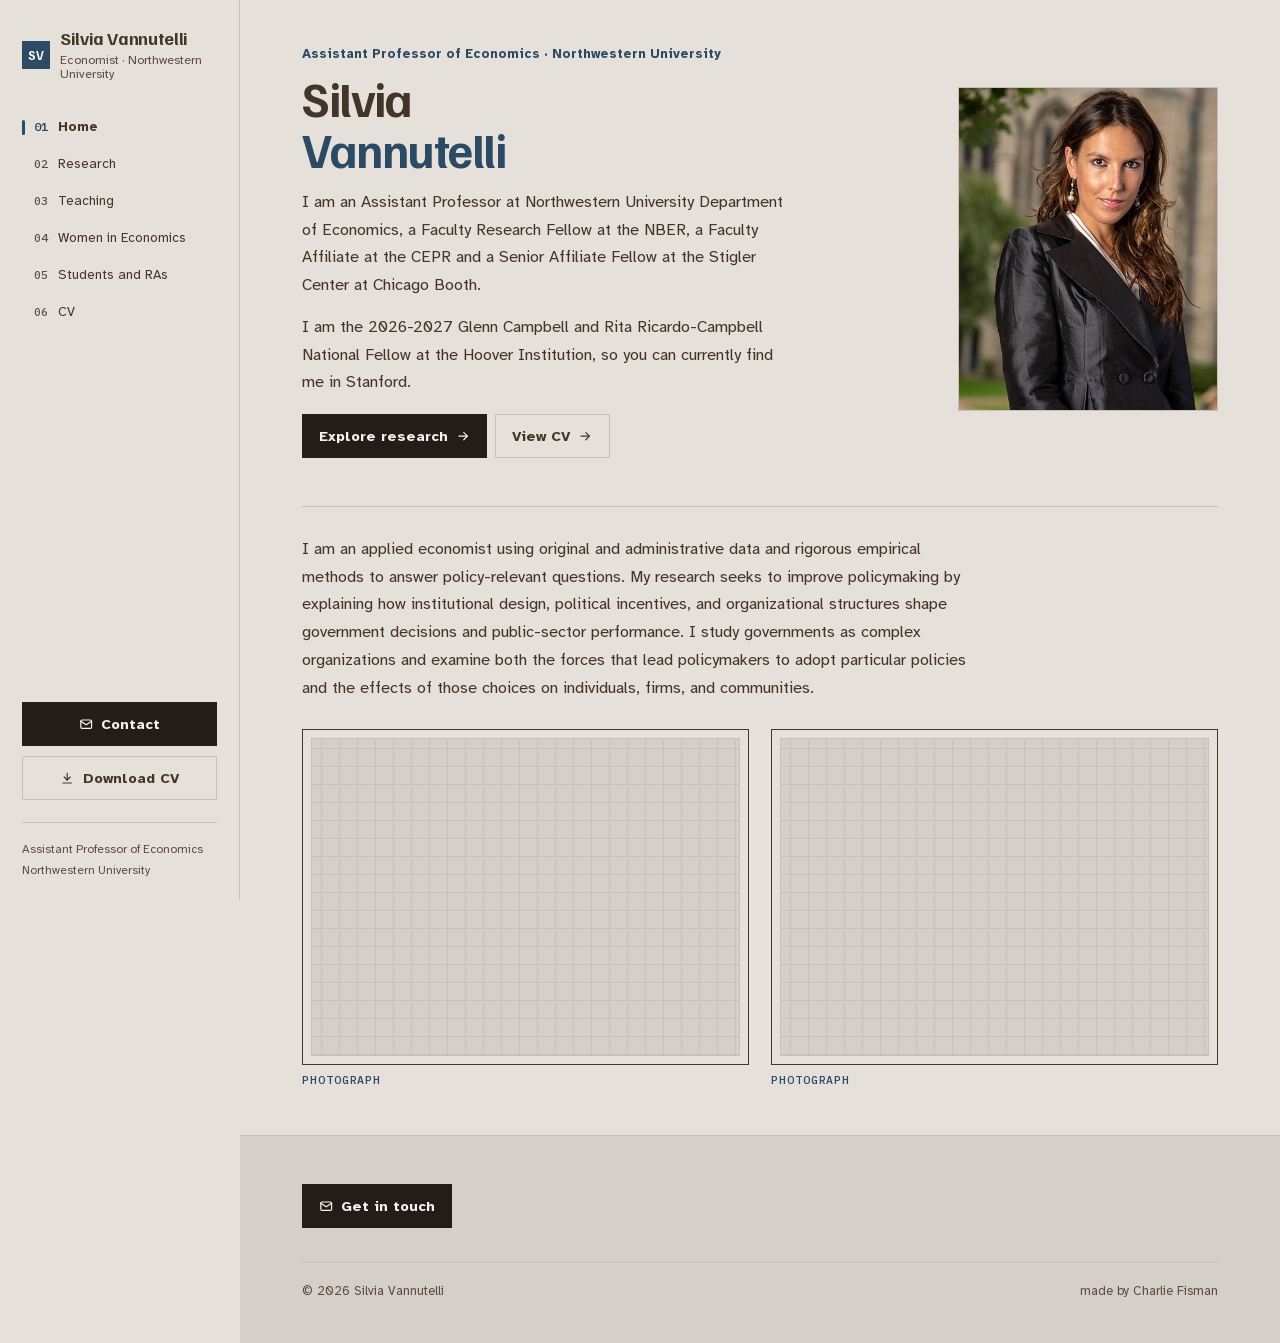
<file: index.html>
<!doctype html>
<html lang="en">
<head>
<meta charset="utf-8">
<meta name="viewport" content="width=device-width, initial-scale=1">
<title>Silvia Vannutelli</title>
<meta name="description" content="Silvia Vannutelli, Assistant Professor of Economics, Northwestern University.">
<meta name="theme-color" content="#1D5BD6">
<meta name="referrer" content="strict-origin-when-cross-origin">
<meta http-equiv="Content-Security-Policy" content="default-src 'self'; script-src 'self' 'sha256-eNGkzKbDXKutVtVjQ8l4BPsRzPfZPUxh772iMJHOrAE='; style-src 'self'; img-src 'self' data:; font-src 'self'; connect-src 'self'; object-src 'none'; base-uri 'self'; form-action 'none'; frame-src 'none'; worker-src 'none'">
<meta property="og:title" content="Silvia Vannutelli">
<meta property="og:description" content="Silvia Vannutelli, Assistant Professor of Economics, Northwestern University.">
<meta property="og:type" content="website">
<meta property="og:image" content="assets/img/headshot.jpg">
<link rel="icon" href="assets/img/favicon.svg" type="image/svg+xml">
<link rel="stylesheet" href="assets/css/style.css">
<script>(function(d){if(window.top!==window.self){d.classList.add('is-framed');return;}d.classList.add('js');try{if(sessionStorage.getItem('sv-intro'))d.classList.add('no-intro');else sessionStorage.setItem('sv-intro','1');}catch(e){}})(document.documentElement);</script>
<script src="assets/js/site.js" defer></script>
</head>
<body>
<a class="skip-link" href="#content">Skip to content</a>
<div class="shell">
  <aside class="rail" aria-label="Site">
    <a class="brand" href="index.html" aria-label="Silvia Vannutelli, home"><span class="brand-mark" aria-hidden="true"><span></span><span>SV</span></span><span class="brand-text"><span class="brand-name">Silvia Vannutelli</span><span class="brand-role">Economist · Northwestern University</span></span></a>
    <nav aria-label="Primary"><ul class="nav"><li><a href="index.html" aria-current="page"><span class="num">01</span><span class="label">Home</span></a></li><li><a href="research.html"><span class="num">02</span><span class="label">Research</span></a></li><li><a href="teaching.html"><span class="num">03</span><span class="label">Teaching</span></a></li><li><a href="women-in-economics.html"><span class="num">04</span><span class="label">Women in Economics</span></a></li><li><a href="students.html"><span class="num">05</span><span class="label">Students and RAs</span></a></li><li><a href="cv.html"><span class="num">06</span><span class="label">CV</span></a></li></ul></nav>
    <div class="rail-actions"><button type="button" class="btn" data-contact aria-haspopup="dialog"><svg class="icon" aria-hidden="true"><use href="assets/img/icons.svg#i-mail"/></svg>Contact</button><a class="btn btn-ghost" href="https://www.dropbox.com/scl/fi/ll2bxqbce6hzrvaxrr8pe/2026_Apr_CV_Vannutelli.pdf?rlkey=vmk7w52mnqz9h2t9owc80xp1f&amp;st=h7l1grf5&amp;dl=0" target="_blank" rel="noopener noreferrer"><svg class="icon" aria-hidden="true"><use href="assets/img/icons.svg#i-download"/></svg>Download CV</a></div>
    <div class="rail-foot"><p>Assistant Professor of Economics<br>Northwestern University</p></div>
  </aside>

  <header class="topbar">
    <a class="brand" href="index.html" aria-label="Silvia Vannutelli, home"><span class="brand-mark" aria-hidden="true"><span></span><span>SV</span></span><span class="brand-text"><span class="brand-name">Silvia Vannutelli</span><span class="brand-role">Economist · Northwestern University</span></span></a>
    <div class="topbar-actions">
      <button type="button" class="btn btn-sm" data-contact aria-haspopup="dialog"><svg class="icon" aria-hidden="true"><use href="assets/img/icons.svg#i-mail"/></svg><span class="btn-label">Contact</span></button>
      <button type="button" class="icon-btn" data-menu-toggle aria-expanded="false" aria-controls="menu-sheet" aria-label="Menu"><svg class="icon" aria-hidden="true"><use href="assets/img/icons.svg#i-menu"/></svg></button>
    </div>
  </header>
  <div class="sheet" id="menu-sheet">
    <nav aria-label="Primary (mobile)"><ul class="nav"><li><a href="index.html" aria-current="page"><span class="num">01</span><span class="label">Home</span></a></li><li><a href="research.html"><span class="num">02</span><span class="label">Research</span></a></li><li><a href="teaching.html"><span class="num">03</span><span class="label">Teaching</span></a></li><li><a href="women-in-economics.html"><span class="num">04</span><span class="label">Women in Economics</span></a></li><li><a href="students.html"><span class="num">05</span><span class="label">Students and RAs</span></a></li><li><a href="cv.html"><span class="num">06</span><span class="label">CV</span></a></li></ul></nav>
    <div class="rail-actions"><button type="button" class="btn" data-contact aria-haspopup="dialog"><svg class="icon" aria-hidden="true"><use href="assets/img/icons.svg#i-mail"/></svg>Contact</button><a class="btn btn-ghost" href="https://www.dropbox.com/scl/fi/ll2bxqbce6hzrvaxrr8pe/2026_Apr_CV_Vannutelli.pdf?rlkey=vmk7w52mnqz9h2t9owc80xp1f&amp;st=h7l1grf5&amp;dl=0" target="_blank" rel="noopener noreferrer"><svg class="icon" aria-hidden="true"><use href="assets/img/icons.svg#i-download"/></svg>Download CV</a></div>
  </div>

  <main class="main" id="content">

<section class="hero">
  <div class="wrap">
    <div class="hero-grid">
      <div>
        <span class="tag">Assistant Professor of Economics · Northwestern University</span>
        <h1><span class="line"><span>Silvia</span></span><span class="line"><span class="accent">Vannutelli</span></span></h1>
        <p class="hero-statement">I am an Assistant Professor at Northwestern University Department of Economics, a Faculty Research Fellow at the NBER, a Faculty Affiliate at the CEPR and a Senior Affiliate Fellow at the Stigler Center at Chicago Booth.</p>
        <p class="hero-statement">I am the 2026-2027 Glenn Campbell and Rita Ricardo-Campbell National Fellow at the Hoover Institution, so you can currently find me in Stanford.</p>
        <div class="hero-actions">
          <a class="btn" href="research.html">Explore research <svg class="icon" aria-hidden="true"><use href="assets/img/icons.svg#i-right"/></svg></a>
          <a class="btn btn-ghost" href="cv.html">View CV <svg class="icon" aria-hidden="true"><use href="assets/img/icons.svg#i-right"/></svg></a>
        </div>
      </div>
      <div class="hero-figures">
        <div class="portrait">
          <span class="layer layer-1" aria-hidden="true"></span>
          <span class="layer layer-2" aria-hidden="true"></span>
          <img src="assets/img/headshot.jpg" width="415" height="517" alt="Portrait of Silvia Vannutelli">
        </div>
      </div>
    </div>
    <div class="hero-note">
      <p class="hero-statement">I am an applied economist using original and administrative data and rigorous empirical methods to answer policy-relevant questions. My research seeks to improve policymaking by explaining how institutional design, political incentives, and organizational structures shape government decisions and public-sector performance. I study governments as complex organizations and examine both the forces that lead policymakers to adopt particular policies and the effects of those choices on individuals, firms, and communities.</p>
      <div class="frame-pair">
        <figure class="slot"><div class="slot-frame" role="img" aria-label="Photograph: Home photograph"></div><figcaption>Photograph</figcaption></figure>
        <figure class="slot"><div class="slot-frame" role="img" aria-label="Photograph: Home photograph"></div><figcaption>Photograph</figcaption></figure>
      </div>
    </div>
  </div>
</section>


<footer class="footer">
  <div class="wrap">
    <div class="footer-grid">
      <button type="button" class="btn btn-flare" data-contact aria-haspopup="dialog"><svg class="icon" aria-hidden="true"><use href="assets/img/icons.svg#i-mail"/></svg>Get in touch</button>
    </div>
    <div class="footer-small">
      <span>© <span data-year>2026</span> Silvia Vannutelli</span>
      <span>made by Charlie Fisman</span>
    </div>
  </div>
</footer>
  </main>
</div>

<dialog class="contact-dialog" id="contact" aria-labelledby="contact-title">
  <div class="cd-head">
    <button type="button" class="icon-btn cd-close" data-contact-close aria-label="Close contact window"><svg class="icon" aria-hidden="true"><use href="assets/img/icons.svg#i-close"/></svg></button>
    <span class="tag tag-sky">Get in touch</span>
        <h2 id="contact-title">Contact</h2>
  </div>
  <div class="cd-body">
    <button type="button" class="cd-email" data-copy="silvia.vannutelli@northwestern.edu">
      <svg class="icon" aria-hidden="true"><use href="assets/img/icons.svg#i-mail"/></svg>
      <span class="cd-email-addr">silvia.vannutelli@northwestern.edu</span>
      <span class="cd-copy">Copy</span>
    </button>
    <div class="cd-addresses">
      <address class="cd-address is-current">
        <span class="tag">Current · 2026–27</span>
        <strong>Hoover Institution</strong>
        Hoover Memorial Building<br>Office 337, 434 Galvez Mall<br>Stanford, CA 94305
        <br><a class="chip" href="https://www.google.com/maps/search/?api=1&amp;query=Hoover+Memorial+Building+434+Galvez+Mall+Stanford+CA+94305" target="_blank" rel="noopener noreferrer">Hoover map<svg class="icon" aria-hidden="true"><use href="assets/img/icons.svg#i-pin"/></svg></a>
      </address>
      <address class="cd-address">
        <span class="tag">Northwestern</span>
        <strong>Kellogg Global Hub</strong>
        Office 3431<br>2211 Campus Drive<br>Evanston, IL 60208
        <br><a class="chip" href="https://www.google.com/maps/search/?api=1&amp;query=Kellogg+Global+Hub+2211+Campus+Dr+Evanston+IL+60208" target="_blank" rel="noopener noreferrer">Kellogg map<svg class="icon" aria-hidden="true"><use href="assets/img/icons.svg#i-pin"/></svg></a>
      </address>
    </div>
    <div class="cd-social">
      <a class="btn btn-sm btn-ghost" href="https://x.com/silviavannutell" target="_blank" rel="noopener noreferrer"><svg class="icon" aria-hidden="true"><use href="assets/img/icons.svg#i-x"/></svg>@silviavannutell</a>
    </div>
  </div>
</dialog>
</body>
</html>
</file>
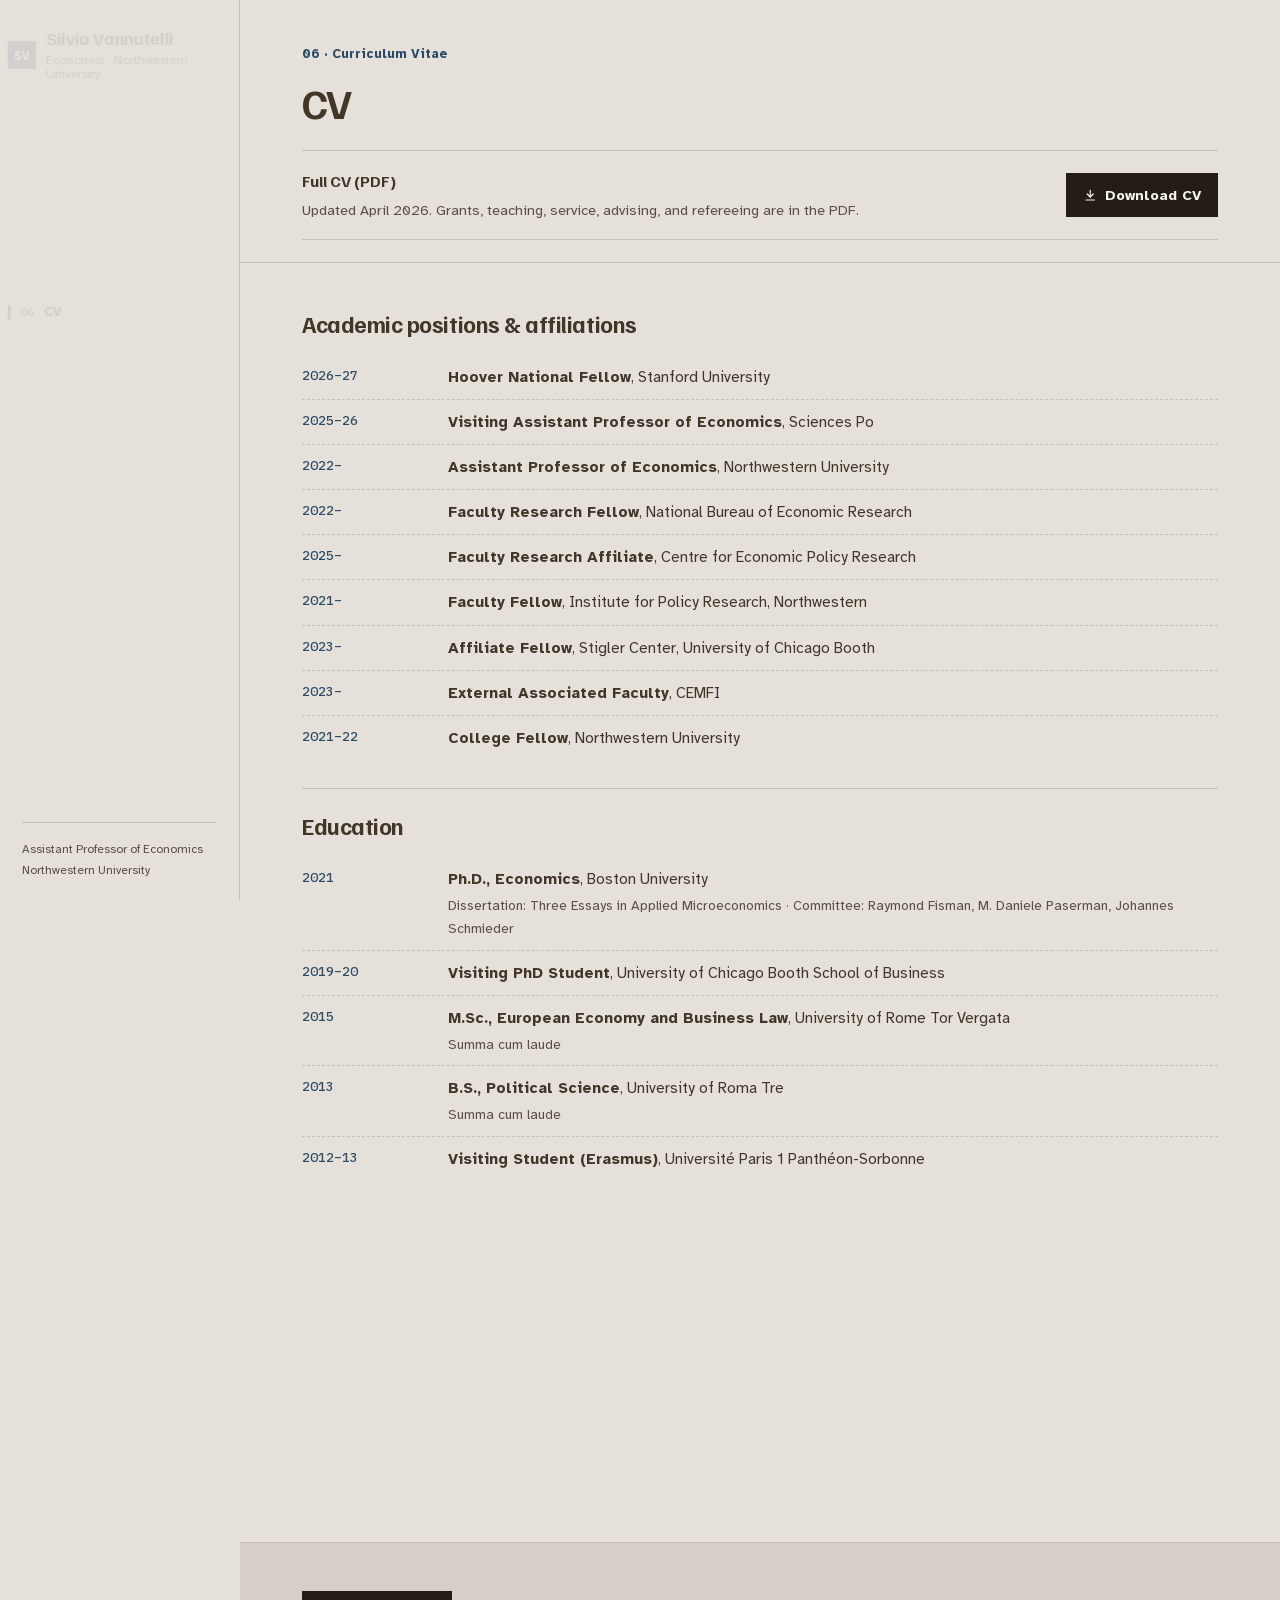
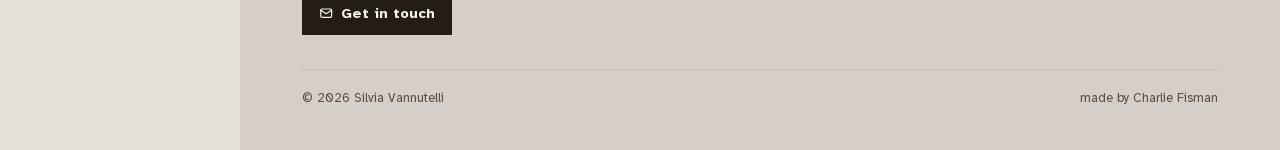
<file: cv.html>
<!doctype html>
<html lang="en">
<head>
<meta charset="utf-8">
<meta name="viewport" content="width=device-width, initial-scale=1">
<title>CV · Silvia Vannutelli</title>
<meta name="description" content="Curriculum vitae of Silvia Vannutelli.">
<meta name="theme-color" content="#1D5BD6">
<meta name="referrer" content="strict-origin-when-cross-origin">
<meta http-equiv="Content-Security-Policy" content="default-src 'self'; script-src 'self' 'sha256-eNGkzKbDXKutVtVjQ8l4BPsRzPfZPUxh772iMJHOrAE='; style-src 'self'; img-src 'self' data:; font-src 'self'; connect-src 'self'; object-src 'none'; base-uri 'self'; form-action 'none'; frame-src 'none'; worker-src 'none'">
<meta property="og:title" content="CV · Silvia Vannutelli">
<meta property="og:description" content="Curriculum vitae of Silvia Vannutelli.">
<meta property="og:type" content="website">
<meta property="og:image" content="assets/img/headshot.jpg">
<link rel="icon" href="assets/img/favicon.svg" type="image/svg+xml">
<link rel="stylesheet" href="assets/css/style.css">
<script>(function(d){if(window.top!==window.self){d.classList.add('is-framed');return;}d.classList.add('js');try{if(sessionStorage.getItem('sv-intro'))d.classList.add('no-intro');else sessionStorage.setItem('sv-intro','1');}catch(e){}})(document.documentElement);</script>
<script src="assets/js/site.js" defer></script>
</head>
<body>
<a class="skip-link" href="#content">Skip to content</a>
<div class="shell">
  <aside class="rail" aria-label="Site">
    <a class="brand" href="index.html" aria-label="Silvia Vannutelli, home"><span class="brand-mark" aria-hidden="true"><span></span><span>SV</span></span><span class="brand-text"><span class="brand-name">Silvia Vannutelli</span><span class="brand-role">Economist · Northwestern University</span></span></a>
    <nav aria-label="Primary"><ul class="nav"><li><a href="index.html"><span class="num">01</span><span class="label">Home</span></a></li><li><a href="research.html"><span class="num">02</span><span class="label">Research</span></a></li><li><a href="teaching.html"><span class="num">03</span><span class="label">Teaching</span></a></li><li><a href="women-in-economics.html"><span class="num">04</span><span class="label">Women in Economics</span></a></li><li><a href="students.html"><span class="num">05</span><span class="label">Students and RAs</span></a></li><li><a href="cv.html" aria-current="page"><span class="num">06</span><span class="label">CV</span></a></li></ul></nav>
    <div class="rail-actions"><button type="button" class="btn" data-contact aria-haspopup="dialog"><svg class="icon" aria-hidden="true"><use href="assets/img/icons.svg#i-mail"/></svg>Contact</button><a class="btn btn-ghost" href="https://www.dropbox.com/scl/fi/ll2bxqbce6hzrvaxrr8pe/2026_Apr_CV_Vannutelli.pdf?rlkey=vmk7w52mnqz9h2t9owc80xp1f&amp;st=h7l1grf5&amp;dl=0" target="_blank" rel="noopener noreferrer"><svg class="icon" aria-hidden="true"><use href="assets/img/icons.svg#i-download"/></svg>Download CV</a></div>
    <div class="rail-foot"><p>Assistant Professor of Economics<br>Northwestern University</p></div>
  </aside>

  <header class="topbar">
    <a class="brand" href="index.html" aria-label="Silvia Vannutelli, home"><span class="brand-mark" aria-hidden="true"><span></span><span>SV</span></span><span class="brand-text"><span class="brand-name">Silvia Vannutelli</span><span class="brand-role">Economist · Northwestern University</span></span></a>
    <div class="topbar-actions">
      <button type="button" class="btn btn-sm" data-contact aria-haspopup="dialog"><svg class="icon" aria-hidden="true"><use href="assets/img/icons.svg#i-mail"/></svg><span class="btn-label">Contact</span></button>
      <button type="button" class="icon-btn" data-menu-toggle aria-expanded="false" aria-controls="menu-sheet" aria-label="Menu"><svg class="icon" aria-hidden="true"><use href="assets/img/icons.svg#i-menu"/></svg></button>
    </div>
  </header>
  <div class="sheet" id="menu-sheet">
    <nav aria-label="Primary (mobile)"><ul class="nav"><li><a href="index.html"><span class="num">01</span><span class="label">Home</span></a></li><li><a href="research.html"><span class="num">02</span><span class="label">Research</span></a></li><li><a href="teaching.html"><span class="num">03</span><span class="label">Teaching</span></a></li><li><a href="women-in-economics.html"><span class="num">04</span><span class="label">Women in Economics</span></a></li><li><a href="students.html"><span class="num">05</span><span class="label">Students and RAs</span></a></li><li><a href="cv.html" aria-current="page"><span class="num">06</span><span class="label">CV</span></a></li></ul></nav>
    <div class="rail-actions"><button type="button" class="btn" data-contact aria-haspopup="dialog"><svg class="icon" aria-hidden="true"><use href="assets/img/icons.svg#i-mail"/></svg>Contact</button><a class="btn btn-ghost" href="https://www.dropbox.com/scl/fi/ll2bxqbce6hzrvaxrr8pe/2026_Apr_CV_Vannutelli.pdf?rlkey=vmk7w52mnqz9h2t9owc80xp1f&amp;st=h7l1grf5&amp;dl=0" target="_blank" rel="noopener noreferrer"><svg class="icon" aria-hidden="true"><use href="assets/img/icons.svg#i-download"/></svg>Download CV</a></div>
  </div>

  <main class="main" id="content">

<header class="page-head">
  <div class="wrap">
    <span class="tag">06 · Curriculum Vitae</span>
    <h1>CV</h1>
    <div class="cv-bar reveal">
      <div><strong>Full CV (PDF)</strong><span>Updated April 2026. Grants, teaching, service, advising, and refereeing are in the PDF.</span></div>
      <a class="btn" href="https://www.dropbox.com/scl/fi/ll2bxqbce6hzrvaxrr8pe/2026_Apr_CV_Vannutelli.pdf?rlkey=vmk7w52mnqz9h2t9owc80xp1f&amp;st=h7l1grf5&amp;dl=0" target="_blank" rel="noopener noreferrer"><svg class="icon" aria-hidden="true"><use href="assets/img/icons.svg#i-download"/></svg>Download CV</a>
    </div>
  </div>
</header>

<section class="section">
  <div class="wrap cv-short">
    <section class="cv-block reveal" id="positions"><h2>Academic positions &amp; affiliations</h2><ul class="cv-rows"><li><span class="when">2026–27</span><span class="what"><strong>Hoover National Fellow</strong>, Stanford University</span></li><li><span class="when">2025–26</span><span class="what"><strong>Visiting Assistant Professor of Economics</strong>, Sciences Po</span></li><li><span class="when">2022–</span><span class="what"><strong>Assistant Professor of Economics</strong>, Northwestern University</span></li><li><span class="when">2022–</span><span class="what"><strong>Faculty Research Fellow</strong>, National Bureau of Economic Research</span></li><li><span class="when">2025–</span><span class="what"><strong>Faculty Research Affiliate</strong>, Centre for Economic Policy Research</span></li><li><span class="when">2021–</span><span class="what"><strong>Faculty Fellow</strong>, Institute for Policy Research, Northwestern</span></li><li><span class="when">2023–</span><span class="what"><strong>Affiliate Fellow</strong>, Stigler Center, University of Chicago Booth</span></li><li><span class="when">2023–</span><span class="what"><strong>External Associated Faculty</strong>, CEMFI</span></li><li><span class="when">2021–22</span><span class="what"><strong>College Fellow</strong>, Northwestern University</span></li></ul></section>
    <section class="cv-block reveal" id="education"><h2>Education</h2><ul class="cv-rows"><li><span class="when">2021</span><span class="what"><strong>Ph.D., Economics</strong>, Boston University<small>Dissertation: Three Essays in Applied Microeconomics · Committee: Raymond Fisman, M. Daniele Paserman, Johannes Schmieder</small></span></li><li><span class="when">2019–20</span><span class="what"><strong>Visiting PhD Student</strong>, University of Chicago Booth School of Business</span></li><li><span class="when">2015</span><span class="what"><strong>M.Sc., European Economy and Business Law</strong>, University of Rome Tor Vergata<small>Summa cum laude</small></span></li><li><span class="when">2013</span><span class="what"><strong>B.S., Political Science</strong>, University of Roma Tre<small>Summa cum laude</small></span></li><li><span class="when">2012–13</span><span class="what"><strong>Visiting Student (Erasmus)</strong>, Université Paris 1 Panthéon-Sorbonne</span></li></ul></section>
    <section class="cv-block reveal" id="fields"><h2>Fields</h2>
      <ul class="cv-tags"><li>Political Economy</li><li>Public Economics</li><li>Organizational Economics</li></ul>
    </section>
    <section class="cv-block reveal" id="research"><h2>Research and teaching</h2>
      <div class="paper-actions">
        <a class="chip" href="research.html">Research<svg class="icon" aria-hidden="true"><use href="assets/img/icons.svg#i-right"/></svg></a>
        <a class="chip" href="teaching.html">Teaching<svg class="icon" aria-hidden="true"><use href="assets/img/icons.svg#i-right"/></svg></a>
      </div>
    </section>
  </div>
</section>


<footer class="footer">
  <div class="wrap">
    <div class="footer-grid">
      <button type="button" class="btn btn-flare" data-contact aria-haspopup="dialog"><svg class="icon" aria-hidden="true"><use href="assets/img/icons.svg#i-mail"/></svg>Get in touch</button>
    </div>
    <div class="footer-small">
      <span>© <span data-year>2026</span> Silvia Vannutelli</span>
      <span>made by Charlie Fisman</span>
    </div>
  </div>
</footer>
  </main>
</div>

<dialog class="contact-dialog" id="contact" aria-labelledby="contact-title">
  <div class="cd-head">
    <button type="button" class="icon-btn cd-close" data-contact-close aria-label="Close contact window"><svg class="icon" aria-hidden="true"><use href="assets/img/icons.svg#i-close"/></svg></button>
    <span class="tag tag-sky">Get in touch</span>
        <h2 id="contact-title">Contact</h2>
  </div>
  <div class="cd-body">
    <button type="button" class="cd-email" data-copy="silvia.vannutelli@northwestern.edu">
      <svg class="icon" aria-hidden="true"><use href="assets/img/icons.svg#i-mail"/></svg>
      <span class="cd-email-addr">silvia.vannutelli@northwestern.edu</span>
      <span class="cd-copy">Copy</span>
    </button>
    <div class="cd-addresses">
      <address class="cd-address is-current">
        <span class="tag">Current · 2026–27</span>
        <strong>Hoover Institution</strong>
        Hoover Memorial Building<br>Office 337, 434 Galvez Mall<br>Stanford, CA 94305
        <br><a class="chip" href="https://www.google.com/maps/search/?api=1&amp;query=Hoover+Memorial+Building+434+Galvez+Mall+Stanford+CA+94305" target="_blank" rel="noopener noreferrer">Hoover map<svg class="icon" aria-hidden="true"><use href="assets/img/icons.svg#i-pin"/></svg></a>
      </address>
      <address class="cd-address">
        <span class="tag">Northwestern</span>
        <strong>Kellogg Global Hub</strong>
        Office 3431<br>2211 Campus Drive<br>Evanston, IL 60208
        <br><a class="chip" href="https://www.google.com/maps/search/?api=1&amp;query=Kellogg+Global+Hub+2211+Campus+Dr+Evanston+IL+60208" target="_blank" rel="noopener noreferrer">Kellogg map<svg class="icon" aria-hidden="true"><use href="assets/img/icons.svg#i-pin"/></svg></a>
      </address>
    </div>
    <div class="cd-social">
      <a class="btn btn-sm btn-ghost" href="https://x.com/silviavannutell" target="_blank" rel="noopener noreferrer"><svg class="icon" aria-hidden="true"><use href="assets/img/icons.svg#i-x"/></svg>@silviavannutell</a>
    </div>
  </div>
</dialog>
</body>
</html>
</file>
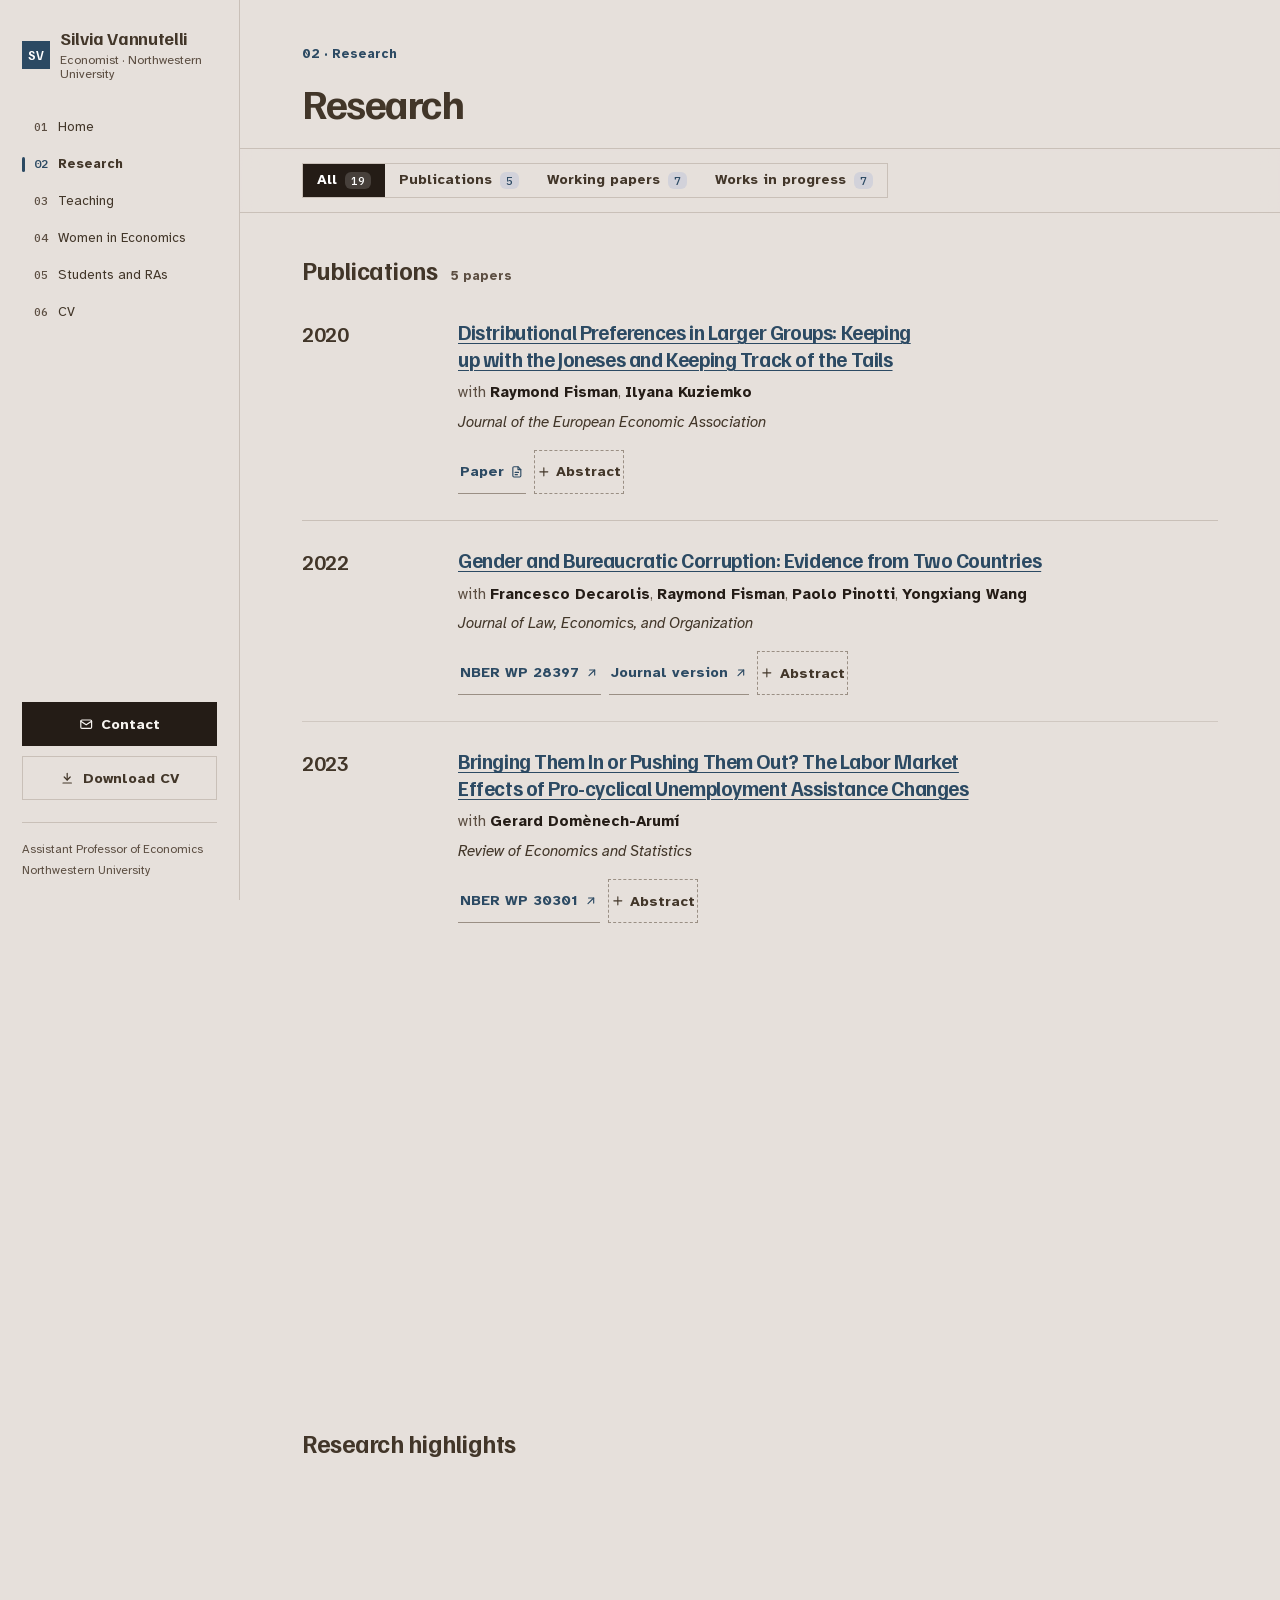
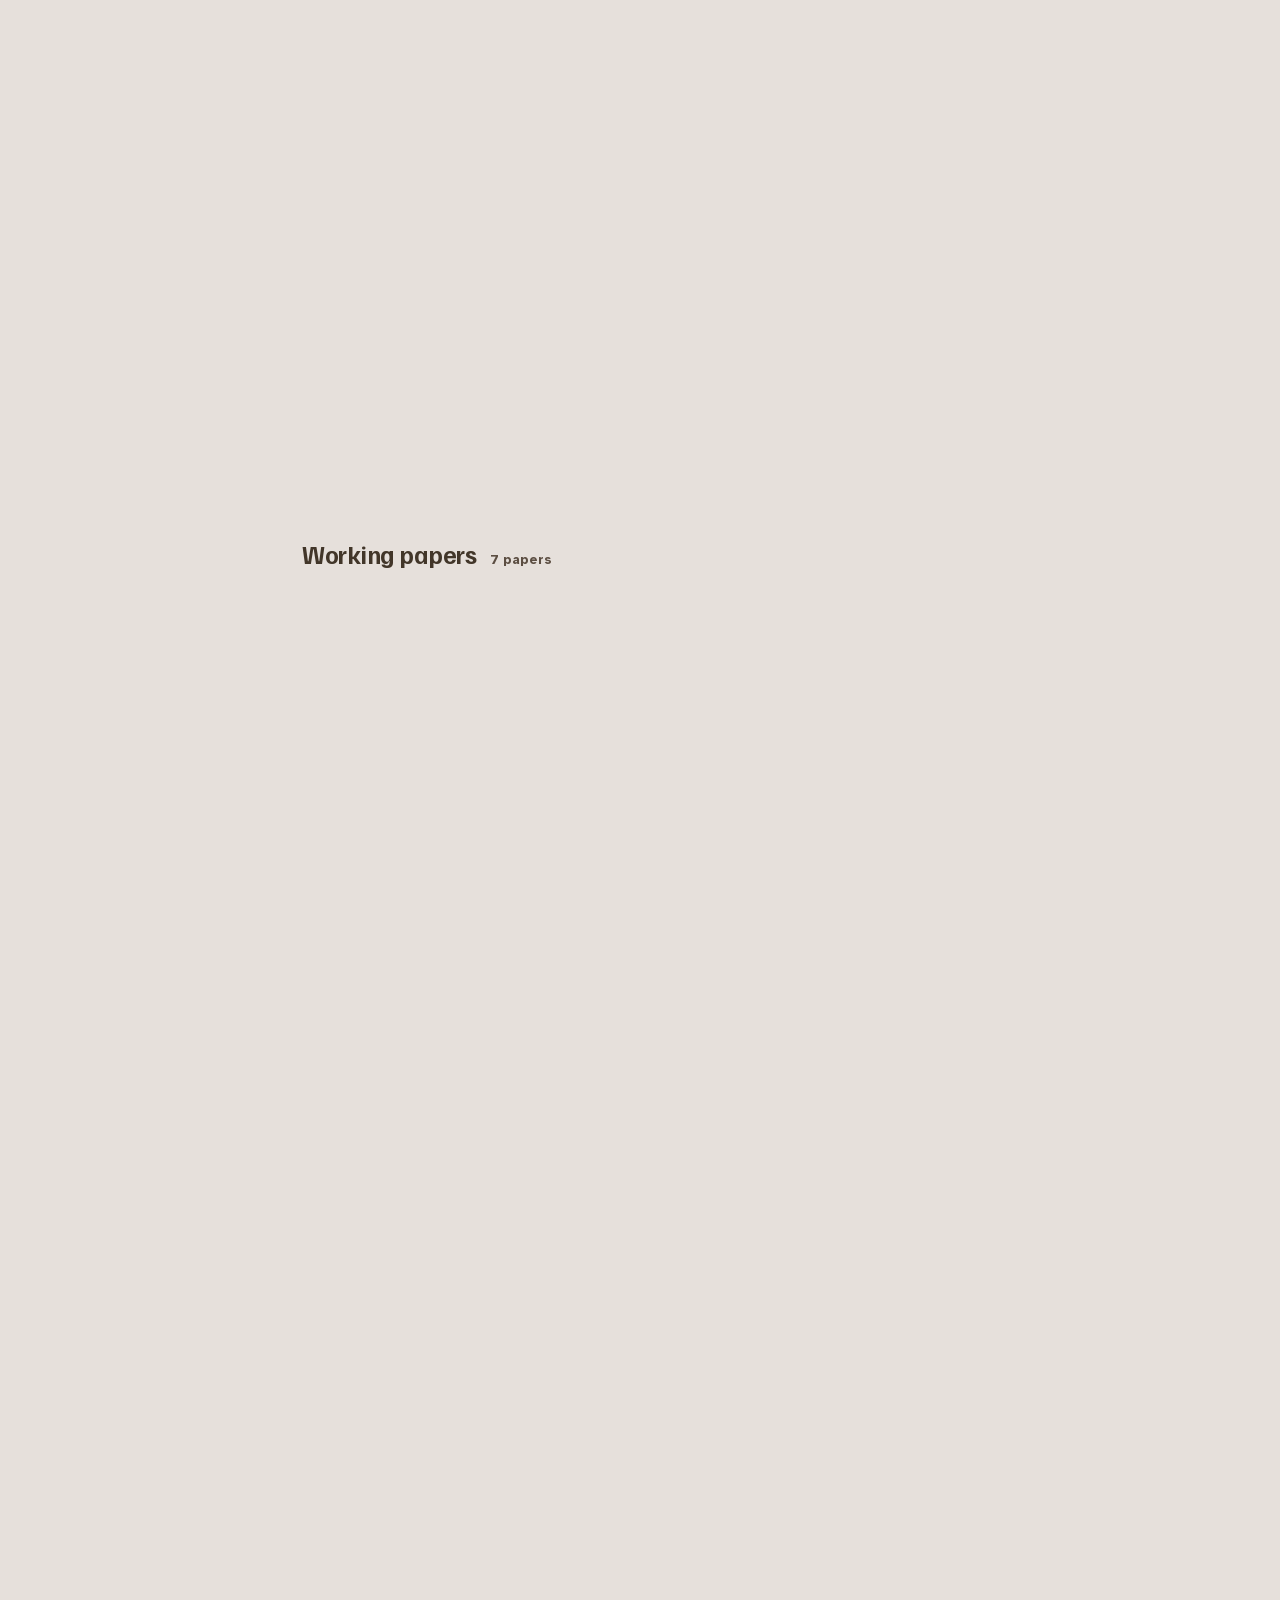
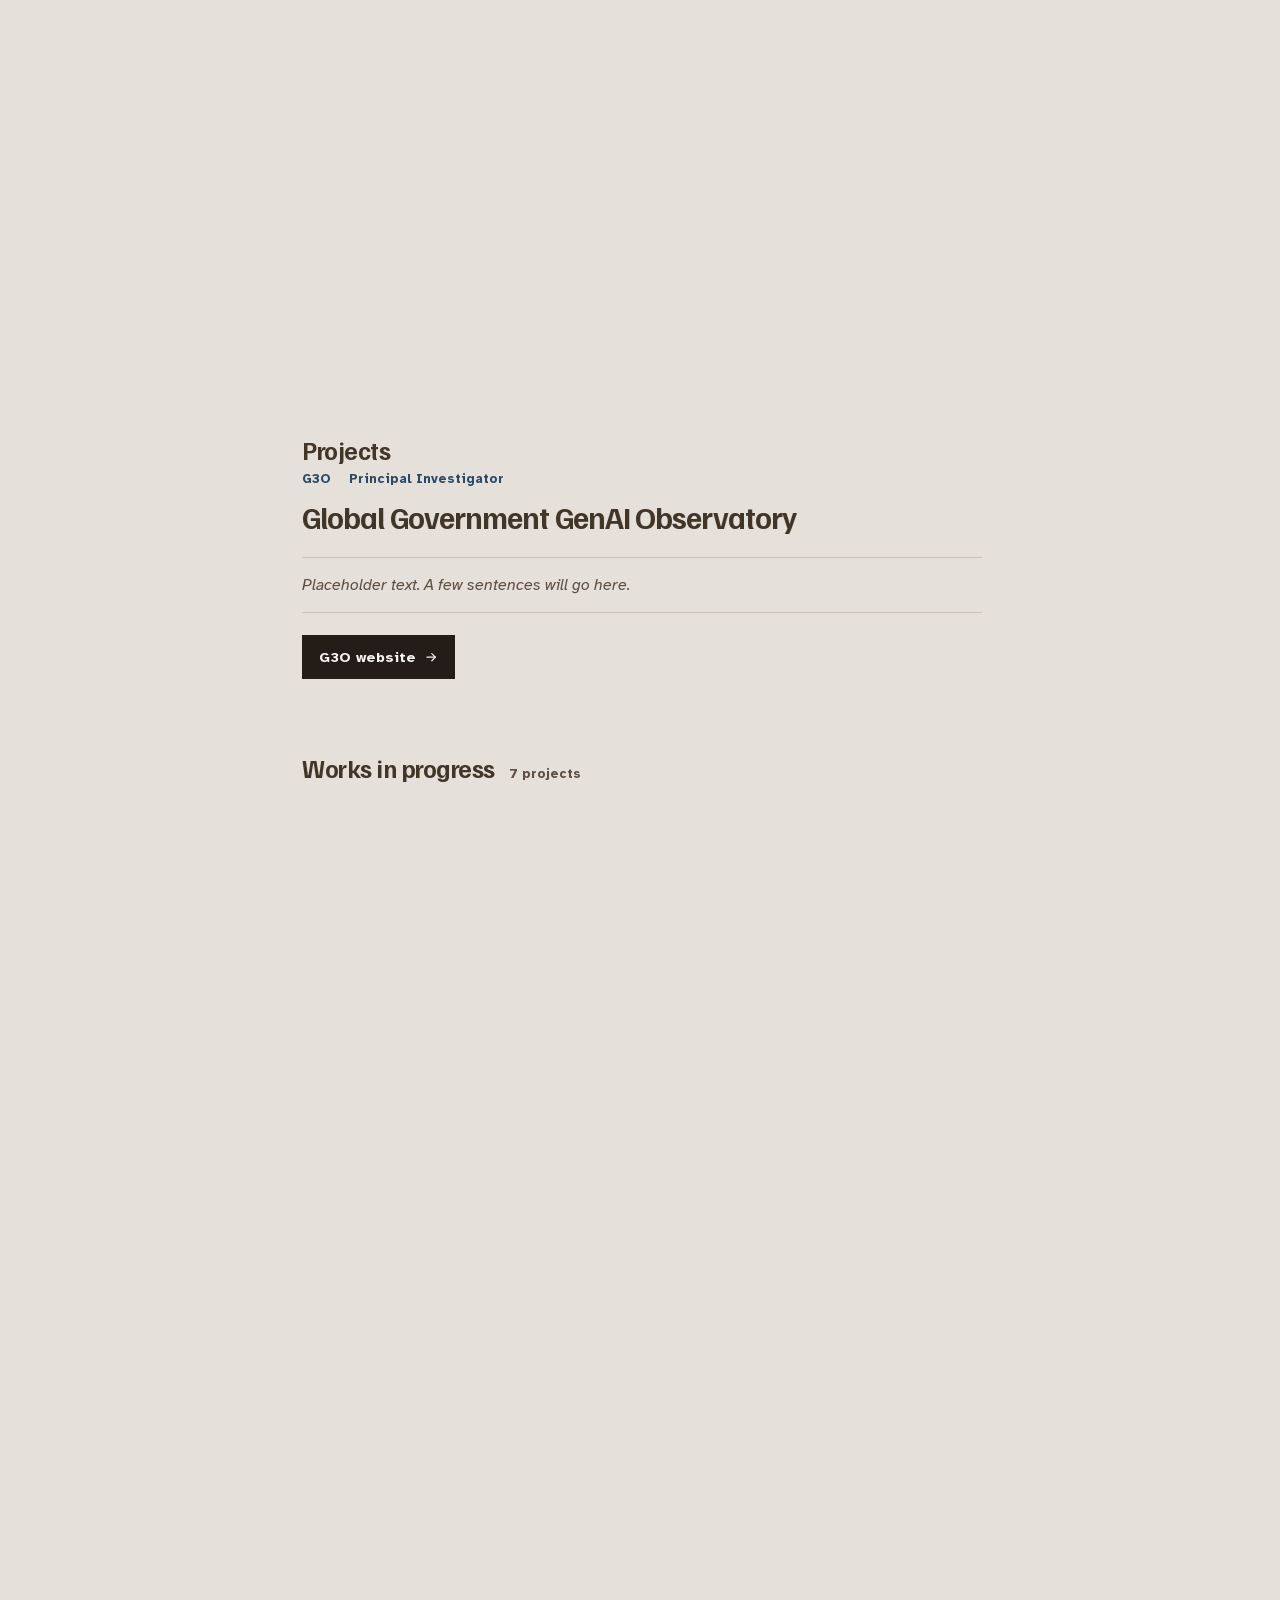
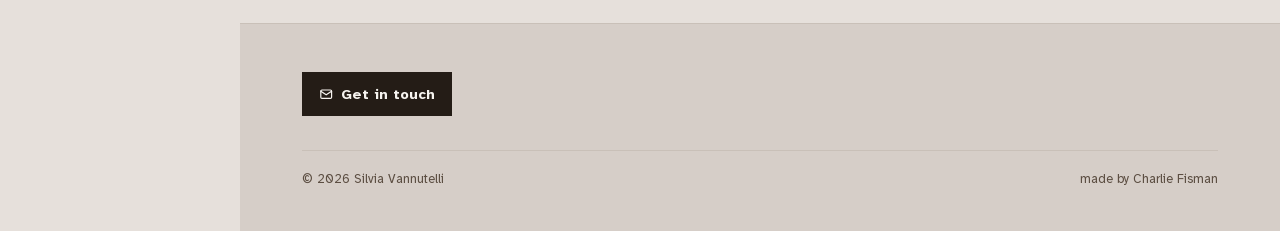
<file: research.html>
<!doctype html>
<html lang="en">
<head>
<meta charset="utf-8">
<meta name="viewport" content="width=device-width, initial-scale=1">
<title>Research · Silvia Vannutelli</title>
<meta name="description" content="Research by Silvia Vannutelli.">
<meta name="theme-color" content="#1D5BD6">
<meta name="referrer" content="strict-origin-when-cross-origin">
<meta http-equiv="Content-Security-Policy" content="default-src 'self'; script-src 'self' 'sha256-eNGkzKbDXKutVtVjQ8l4BPsRzPfZPUxh772iMJHOrAE='; style-src 'self'; img-src 'self' data:; font-src 'self'; connect-src 'self'; object-src 'none'; base-uri 'self'; form-action 'none'; frame-src 'none'; worker-src 'none'">
<meta property="og:title" content="Research · Silvia Vannutelli">
<meta property="og:description" content="Research by Silvia Vannutelli.">
<meta property="og:type" content="website">
<meta property="og:image" content="assets/img/headshot.jpg">
<link rel="icon" href="assets/img/favicon.svg" type="image/svg+xml">
<link rel="stylesheet" href="assets/css/style.css">
<script>(function(d){if(window.top!==window.self){d.classList.add('is-framed');return;}d.classList.add('js');try{if(sessionStorage.getItem('sv-intro'))d.classList.add('no-intro');else sessionStorage.setItem('sv-intro','1');}catch(e){}})(document.documentElement);</script>
<script src="assets/js/site.js" defer></script>
</head>
<body>
<a class="skip-link" href="#content">Skip to content</a>
<div class="shell">
  <aside class="rail" aria-label="Site">
    <a class="brand" href="index.html" aria-label="Silvia Vannutelli, home"><span class="brand-mark" aria-hidden="true"><span></span><span>SV</span></span><span class="brand-text"><span class="brand-name">Silvia Vannutelli</span><span class="brand-role">Economist · Northwestern University</span></span></a>
    <nav aria-label="Primary"><ul class="nav"><li><a href="index.html"><span class="num">01</span><span class="label">Home</span></a></li><li><a href="research.html" aria-current="page"><span class="num">02</span><span class="label">Research</span></a></li><li><a href="teaching.html"><span class="num">03</span><span class="label">Teaching</span></a></li><li><a href="women-in-economics.html"><span class="num">04</span><span class="label">Women in Economics</span></a></li><li><a href="students.html"><span class="num">05</span><span class="label">Students and RAs</span></a></li><li><a href="cv.html"><span class="num">06</span><span class="label">CV</span></a></li></ul></nav>
    <div class="rail-actions"><button type="button" class="btn" data-contact aria-haspopup="dialog"><svg class="icon" aria-hidden="true"><use href="assets/img/icons.svg#i-mail"/></svg>Contact</button><a class="btn btn-ghost" href="https://www.dropbox.com/scl/fi/ll2bxqbce6hzrvaxrr8pe/2026_Apr_CV_Vannutelli.pdf?rlkey=vmk7w52mnqz9h2t9owc80xp1f&amp;st=h7l1grf5&amp;dl=0" target="_blank" rel="noopener noreferrer"><svg class="icon" aria-hidden="true"><use href="assets/img/icons.svg#i-download"/></svg>Download CV</a></div>
    <div class="rail-foot"><p>Assistant Professor of Economics<br>Northwestern University</p></div>
  </aside>

  <header class="topbar">
    <a class="brand" href="index.html" aria-label="Silvia Vannutelli, home"><span class="brand-mark" aria-hidden="true"><span></span><span>SV</span></span><span class="brand-text"><span class="brand-name">Silvia Vannutelli</span><span class="brand-role">Economist · Northwestern University</span></span></a>
    <div class="topbar-actions">
      <button type="button" class="btn btn-sm" data-contact aria-haspopup="dialog"><svg class="icon" aria-hidden="true"><use href="assets/img/icons.svg#i-mail"/></svg><span class="btn-label">Contact</span></button>
      <button type="button" class="icon-btn" data-menu-toggle aria-expanded="false" aria-controls="menu-sheet" aria-label="Menu"><svg class="icon" aria-hidden="true"><use href="assets/img/icons.svg#i-menu"/></svg></button>
    </div>
  </header>
  <div class="sheet" id="menu-sheet">
    <nav aria-label="Primary (mobile)"><ul class="nav"><li><a href="index.html"><span class="num">01</span><span class="label">Home</span></a></li><li><a href="research.html" aria-current="page"><span class="num">02</span><span class="label">Research</span></a></li><li><a href="teaching.html"><span class="num">03</span><span class="label">Teaching</span></a></li><li><a href="women-in-economics.html"><span class="num">04</span><span class="label">Women in Economics</span></a></li><li><a href="students.html"><span class="num">05</span><span class="label">Students and RAs</span></a></li><li><a href="cv.html"><span class="num">06</span><span class="label">CV</span></a></li></ul></nav>
    <div class="rail-actions"><button type="button" class="btn" data-contact aria-haspopup="dialog"><svg class="icon" aria-hidden="true"><use href="assets/img/icons.svg#i-mail"/></svg>Contact</button><a class="btn btn-ghost" href="https://www.dropbox.com/scl/fi/ll2bxqbce6hzrvaxrr8pe/2026_Apr_CV_Vannutelli.pdf?rlkey=vmk7w52mnqz9h2t9owc80xp1f&amp;st=h7l1grf5&amp;dl=0" target="_blank" rel="noopener noreferrer"><svg class="icon" aria-hidden="true"><use href="assets/img/icons.svg#i-download"/></svg>Download CV</a></div>
  </div>

  <main class="main" id="content">

<header class="page-head">
  <div class="wrap">
    <span class="tag">02 · Research</span>
    <h1>Research</h1>
  </div>
</header>

<div class="filters" data-filters>
  <div class="wrap">
    <div class="seg" role="group" aria-label="Filter research">
      <button type="button" data-filter="all" aria-pressed="true">All <span class="count">19</span></button>
      <button type="button" data-filter="publications" aria-pressed="false">Publications <span class="count">5</span></button>
      <button type="button" data-filter="working-papers" aria-pressed="false">Working papers <span class="count">7</span></button>
      <button type="button" data-filter="in-progress" aria-pressed="false">Works in progress <span class="count">7</span></button>
    </div>
  </div>
</div>

<div class="wrap">
  <section class="group" id="publications" data-group="publications" aria-labelledby="h-pubs">
    <div class="group-title"><h2 id="h-pubs">Publications</h2><span class="tag">5 papers</span></div>
    <ul class="papers">
<li class="paper reveal" id="larger-groups">
  <div class="paper-side"><span class="paper-year">2020</span></div>
  <div class="paper-main">
    <h3 class="paper-title"><a href="https://www.dropbox.com/s/pa57i39wuo165co/local_comp_JEEAformatting.pdf?dl=0" target="_blank" rel="noopener noreferrer">Distributional Preferences in Larger Groups: Keeping up with the Joneses and Keeping Track of the Tails</a></h3>
    <p class="paper-authors">with <span class="co">Raymond Fisman</span>, <span class="co">Ilyana Kuziemko</span></p>
    <p class="paper-venue"><em>Journal of the European Economic Association</em></p>
    <div class="paper-actions">
      <a class="chip" href="https://www.dropbox.com/s/pa57i39wuo165co/local_comp_JEEAformatting.pdf?dl=0" target="_blank" rel="noopener noreferrer">Paper<svg class="icon" aria-hidden="true"><use href="assets/img/icons.svg#i-file"/></svg></a>
      <button type="button" class="abs-toggle" data-expand aria-expanded="false" aria-controls="abs-larger-groups" data-open-label="Hide abstract"><svg class="icon" aria-hidden="true"><use href="assets/img/icons.svg#i-plus"/></svg><span class="lbl">Abstract</span></button>
    </div>
    
    <div class="abstract" id="abs-larger-groups" aria-hidden="true"><div><p>We study distributional preferences in “large” groups. While most prior experiments have focused on exploring attitudes toward inequality in two- or three-person groups, we field a series of experiments via Mechanical Turk in which subjects choose between two income distributions, each with seven (or nine) individuals, with hypothetical incomes that aim to approximate the actual distribution of income in the U.S. Our setting thus provides a more direct comparison to the redistributive choices faced by society. Consistent with standard maximin (Rawlsian) preferences, subjects select distributions in which the bottom individual’s income is higher (but show little regard for lower incomes above the bottom ranking). In contrast to standard models, however, we find that subjects select distributions that lower the top individual’s income, but not other high incomes. Finally, we provide tentative evidence of “locally competitive” preferences—in most experimental sessions, subjects select distributions that lower the income of the individual directly above them, while the income of the individual two positions above has little effect on subjects’ decisions. Our findings suggest that theories of inequality aversion should be enriched to account for individuals’ aversion to “topmost” and “local” disadvantageous inequality.</p></div></div>
  </div>
</li>
<li class="paper reveal" id="gender-corruption">
  <div class="paper-side"><span class="paper-year">2022</span></div>
  <div class="paper-main">
    <h3 class="paper-title"><a href="https://www.nber.org/papers/w28397" target="_blank" rel="noopener noreferrer">Gender and Bureaucratic Corruption: Evidence from Two Countries</a></h3>
    <p class="paper-authors">with <span class="co">Francesco Decarolis</span>, <span class="co">Raymond Fisman</span>, <span class="co">Paolo Pinotti</span>, <span class="co">Yongxiang Wang</span></p>
    <p class="paper-venue"><em>Journal of Law, Economics, and Organization</em></p>
    <div class="paper-actions">
      <a class="chip" href="https://www.nber.org/papers/w28397" target="_blank" rel="noopener noreferrer">NBER WP 28397<svg class="icon" aria-hidden="true"><use href="assets/img/icons.svg#i-arrow"/></svg></a><a class="chip" href="https://doi.org/10.1093/jleo/ewab041" target="_blank" rel="noopener noreferrer">Journal version<svg class="icon" aria-hidden="true"><use href="assets/img/icons.svg#i-arrow"/></svg></a>
      <button type="button" class="abs-toggle" data-expand aria-expanded="false" aria-controls="abs-gender-corruption" data-open-label="Hide abstract"><svg class="icon" aria-hidden="true"><use href="assets/img/icons.svg#i-plus"/></svg><span class="lbl">Abstract</span></button>
    </div>
    
    <div class="abstract" id="abs-gender-corruption" aria-hidden="true"><div><p>We examine the correlation between gender and bureaucratic corruption using two distinct datasets, one from Italy and a second from China. In each case, we find that women are far less likely to be investigated for corruption than men. In our Italian data, female procurement officials are 34 percent less likely than men to be investigated for corruption by enforcement authorities; in China, female prefectural leaders are as much as 75 percent less likely to be arrested for corruption than men. While these represent correlations (rather than definitive causal effects), both are very robust relationships, which survive the inclusion of fine-grained individual and geographic controls.</p></div></div>
  </div>
</li>
<li class="paper reveal" id="unemployment-assistance">
  <div class="paper-side"><span class="paper-year">2023</span></div>
  <div class="paper-main">
    <h3 class="paper-title"><a href="https://www.nber.org/papers/w30301" target="_blank" rel="noopener noreferrer">Bringing Them In or Pushing Them Out? The Labor Market Effects of Pro-cyclical Unemployment Assistance Changes</a></h3>
    <p class="paper-authors">with <span class="co">Gerard Domènech-Arumí</span></p>
    <p class="paper-venue"><em>Review of Economics and Statistics</em></p>
    <div class="paper-actions">
      <a class="chip" href="https://www.nber.org/papers/w30301" target="_blank" rel="noopener noreferrer">NBER WP 30301<svg class="icon" aria-hidden="true"><use href="assets/img/icons.svg#i-arrow"/></svg></a>
      <button type="button" class="abs-toggle" data-expand aria-expanded="false" aria-controls="abs-unemployment-assistance" data-open-label="Hide abstract"><svg class="icon" aria-hidden="true"><use href="assets/img/icons.svg#i-plus"/></svg><span class="lbl">Abstract</span></button>
    </div>
    
    <div class="abstract" id="abs-unemployment-assistance" aria-hidden="true"><div><p>We exploit an unanticipated labor market reform to estimate the effects of pro-cyclical changes in long-term unemployment assistance (UA). In July 2012, Spain raised the minimum age to receive unlimited-duration UA from 52 to 55. Using a difference-in-differences design, we document that shorter benefits caused (i) shorter non-employment duration, especially among younger workers; (ii) higher labor force exit and other programs&#x27; take-up, especially among older workers; (iii) lower wages upon re-employment. The reform induced moderate government savings. Our results highlight the importance of considering the interplay with labor market conditions when designing long-term benefit schedules that affect workers close to retirement.</p></div></div>
  </div>
</li>
<li class="paper reveal" id="distributional-preferences-americans">
  <div class="paper-side"><span class="paper-year">2023</span></div>
  <div class="paper-main">
    <h3 class="paper-title"><a href="https://eml.berkeley.edu/~kariv/FJKV_I.pdf" target="_blank" rel="noopener noreferrer">The Distributional Preferences of Americans, 2013–2016</a></h3>
    <p class="paper-authors">with <span class="co">Raymond Fisman</span>, <span class="co">Pamela Jakiela</span>, <span class="co">Shachar Kariv</span></p>
    <p class="paper-venue"><em>Experimental Economics</em></p>
    <div class="paper-actions">
      <a class="chip" href="https://eml.berkeley.edu/~kariv/FJKV_I.pdf" target="_blank" rel="noopener noreferrer">Paper<svg class="icon" aria-hidden="true"><use href="assets/img/icons.svg#i-file"/></svg></a>
      <button type="button" class="abs-toggle" data-expand aria-expanded="false" aria-controls="abs-distributional-preferences-americans" data-open-label="Hide abstract"><svg class="icon" aria-hidden="true"><use href="assets/img/icons.svg#i-plus"/></svg><span class="lbl">Abstract</span></button>
    </div>
    
    <div class="abstract" id="abs-distributional-preferences-americans" aria-hidden="true"><div><p>We study the distributional preferences of Americans during 2013-2016, a period of significant social and economic upheaval. We decompose preferences into two qualitatively different tradeoffs — fairness versus self-interest, and equality versus efficiency — and measure both at the individual level in a large and diverse sample. The population-level distributions of preferences remain remarkably stable overall, and individual-level preferences in 2013 are highly predictive of those in 2016. Subjects that experienced an increase in household income became more self-interested, and those who voted for Democratic presidential candidates in both 2012 and 2016 became more equality-oriented.</p></div></div>
  </div>
</li>
<li class="paper reveal" id="procurement">
  <div class="paper-side"><span class="paper-year">forthcoming</span></div>
  <div class="paper-main">
    <h3 class="paper-title"><a href="https://www.dropbox.com/scl/fi/rm4pazbr1q9bvx9muw6jx/criminal_procurement_JPEMicroFinalSubmitted_v2.pdf?rlkey=m45rbdbra9cwlou7653mn4hrd&amp;st=czyyl55o&amp;dl=0" target="_blank" rel="noopener noreferrer">Rules, Discretion, and Corruption in Procurement: Evidence from Italian Government Contracting</a></h3>
    <p class="paper-authors">with <span class="co">Francesco Decarolis</span>, <span class="co">Raymond Fisman</span>, <span class="co">Paolo Pinotti</span></p>
    <p class="paper-venue"><em>Journal of Political Economy: Microeconomics</em></p>
    <div class="paper-actions">
      <a class="chip" href="https://www.dropbox.com/scl/fi/rm4pazbr1q9bvx9muw6jx/criminal_procurement_JPEMicroFinalSubmitted_v2.pdf?rlkey=m45rbdbra9cwlou7653mn4hrd&amp;st=czyyl55o&amp;dl=0" target="_blank" rel="noopener noreferrer">Paper<svg class="icon" aria-hidden="true"><use href="assets/img/icons.svg#i-file"/></svg></a><a class="chip" href="https://www.dropbox.com/scl/fi/ffq3my3gzf40pamxol63g/criminal_procurement_JPEMicroFinalSubmitted.pdf?rlkey=0mbp9evvm56ogxps2f8fe362j&amp;st=et793avt&amp;dl=0" target="_blank" rel="noopener noreferrer">Online Appendix<svg class="icon" aria-hidden="true"><use href="assets/img/icons.svg#i-file"/></svg></a>
      <button type="button" class="abs-toggle" data-expand aria-expanded="false" aria-controls="abs-procurement" data-open-label="Hide abstract"><svg class="icon" aria-hidden="true"><use href="assets/img/icons.svg#i-plus"/></svg><span class="lbl">Abstract</span></button>
    </div>
    
    <div class="abstract" id="abs-procurement" aria-hidden="true"><div><p>The benefits of bureaucratic discretion depend on the extent to which it is used for public benefit versus exploited for private gain. We study the relationship between discretion and corruption in Italian government procurement auctions, using a confidential database of firms and procurement officials investigated for corruption by Italian enforcement authorities. Based on a regression discontinuity design around thresholds for discretion, we find that, overall, a large increase in the use of discretionary procedures in the 2000s led to a minimal increase in auctions won by investigated firms. To understand this ‘non-result,’ we further investigate the attributes of “corrupted” auctions. We show that discretionary procedure auctions are associated with corruption only when conducted with fewer than the formally required number of bidders; similarly, discretionary criteria (“scoring rule” rather than first price) auctions are won more often by investigated firms. We further show that these “corruptible” discretionary auctions are chosen more often by officials who are themselves investigated for corruption, but less often in procurement administrations in which at least one official is investigated for corruption. These findings fit with a framework in which more discretion leads to greater efficiency as well as more opportunities for theft, and a central monitor manages this trade-off by limiting discretion for high-corruption procedures and locales. Additional results based on two standard tools for curbing corruption – turnover and subcontracting limits – corroborate this interpretation. Overall, our results imply that discretion is under-utilized, given the high potential benefits as compared to the modest increment in corruption.</p></div></div>
  </div>
</li></ul>
  </section>

  <section class="group" id="highlights" data-group="highlights" aria-labelledby="h-highlights">
    <div class="group-title"><h2 id="h-highlights">Research highlights</h2></div>
    
<div class="wip reveal" data-wip>
  <ul class="wip-list" role="tablist" aria-label="Research highlights" aria-orientation="vertical">
    <li role="presentation"><button type="button" class="wip-tab" role="tab" id="wip-tab-0" aria-controls="wip-panel-0" aria-selected="true" tabindex="0"><span class="n">01</span><span class="t">The Value of Information for Regulatory Enforcement</span></button></li><li role="presentation"><button type="button" class="wip-tab" role="tab" id="wip-tab-1" aria-controls="wip-panel-1" aria-selected="false" tabindex="-1"><span class="n">02</span><span class="t">Improving Governance through Citizen Feedback Technologies: Evidence from Pakistan</span></button></li><li role="presentation"><button type="button" class="wip-tab" role="tab" id="wip-tab-2" aria-controls="wip-panel-2" aria-selected="false" tabindex="-1"><span class="n">03</span><span class="t">The Political Economy of Environmental Policy</span></button></li><li role="presentation"><button type="button" class="wip-tab" role="tab" id="wip-tab-3" aria-controls="wip-panel-3" aria-selected="false" tabindex="-1"><span class="n">04</span><span class="t">Managing Tax Collection</span></button></li><li role="presentation"><button type="button" class="wip-tab" role="tab" id="wip-tab-4" aria-controls="wip-panel-4" aria-selected="false" tabindex="-1"><span class="n">05</span><span class="t">Outsourcing Government in the U.S.</span></button></li><li role="presentation"><button type="button" class="wip-tab" role="tab" id="wip-tab-5" aria-controls="wip-panel-5" aria-selected="false" tabindex="-1"><span class="n">06</span><span class="t">Managers and the Organization of Remote Work</span></button></li><li role="presentation"><button type="button" class="wip-tab" role="tab" id="wip-tab-6" aria-controls="wip-panel-6" aria-selected="false" tabindex="-1"><span class="n">07</span><span class="t">Pay, Stability and Quality in the U.S. Childcare Sector</span></button></li>
  </ul>
  <div class="wip-stage">
    <div class="wip-panel" role="tabpanel" id="wip-panel-0" aria-labelledby="wip-tab-0"><figure class="slot"><div class="slot-frame" role="img" aria-label="Graph: The Value of Information for Regulatory Enforcement"></div><figcaption>Graph</figcaption></figure><h3>The Value of Information for Regulatory Enforcement</h3><p class="wip-with">with <span>Elliott Ash, Maddalena Ronchi and Elena Stella</span></p></div><div class="wip-panel" role="tabpanel" id="wip-panel-1" aria-labelledby="wip-tab-1" hidden><figure class="slot"><div class="slot-frame" role="img" aria-label="Graph: Improving Governance through Citizen Feedback Technologies: Evidence from Pakistan"></div><figcaption>Graph</figcaption></figure><h3>Improving Governance through Citizen Feedback Technologies: Evidence from Pakistan</h3><p class="wip-with">with <span>Sultan Mehmood and Shaheen Naseer</span></p></div><div class="wip-panel" role="tabpanel" id="wip-panel-2" aria-labelledby="wip-tab-2" hidden><figure class="slot"><div class="slot-frame" role="img" aria-label="Graph: The Political Economy of Environmental Policy"></div><figcaption>Graph</figcaption></figure><h3>The Political Economy of Environmental Policy</h3><p class="wip-with">with <span>Reka Juhasz</span></p></div><div class="wip-panel" role="tabpanel" id="wip-panel-3" aria-labelledby="wip-tab-3" hidden><figure class="slot"><div class="slot-frame" role="img" aria-label="Graph: Managing Tax Collection"></div><figcaption>Graph</figcaption></figure><h3>Managing Tax Collection</h3><p class="wip-with">with <span>Simone Paci and Giacomo Marcolin</span></p></div><div class="wip-panel" role="tabpanel" id="wip-panel-4" aria-labelledby="wip-tab-4" hidden><figure class="slot"><div class="slot-frame" role="img" aria-label="Graph: Outsourcing Government in the U.S."></div><figcaption>Graph</figcaption></figure><h3>Outsourcing Government in the U.S.</h3><p class="wip-with">with <span>Guo Xu and Charles Hanzel</span></p></div><div class="wip-panel" role="tabpanel" id="wip-panel-5" aria-labelledby="wip-tab-5" hidden><figure class="slot"><div class="slot-frame" role="img" aria-label="Graph: Managers and the Organization of Remote Work"></div><figcaption>Graph</figcaption></figure><h3>Managers and the Organization of Remote Work</h3><p class="wip-with">with <span>Erika Deserranno and Maria De Paola</span></p></div><div class="wip-panel" role="tabpanel" id="wip-panel-6" aria-labelledby="wip-tab-6" hidden><figure class="slot"><div class="slot-frame" role="img" aria-label="Graph: Pay, Stability and Quality in the U.S. Childcare Sector"></div><figcaption>Graph</figcaption></figure><h3>Pay, Stability and Quality in the U.S. Childcare Sector</h3><p class="wip-with">with <span>Anna Weber and Sara Downing</span></p><p class="wip-note">This project is supported by a grant from the Alfred P. Sloan Foundation.</p></div>
    <div class="wip-controls">
      <span class="wip-count" aria-live="polite"><b data-wip-current>1</b> of 7</span>
      <div class="wip-buttons">
        <button type="button" class="icon-btn prev" data-wip-prev aria-label="Previous project"><svg class="icon" aria-hidden="true"><use href="assets/img/icons.svg#i-right"/></svg></button>
        <button type="button" class="icon-btn" data-wip-next aria-label="Next project"><svg class="icon" aria-hidden="true"><use href="assets/img/icons.svg#i-right"/></svg></button>
      </div>
    </div>
  </div>
</div>
  </section>

  <section class="group" id="working-papers" data-group="working-papers" aria-labelledby="h-wps">
    <div class="group-title"><h2 id="h-wps">Working papers</h2><span class="tag">7 papers</span></div>
    <ul class="papers">
<li class="paper reveal paper-plain" id="ambiguous-attribution">
  
  <div class="paper-main">
    <h3 class="paper-title"><a href="https://www.nber.org/papers/w35550" target="_blank" rel="noopener noreferrer">Ambiguous Attribution: Theory and Evidence</a></h3>
    <p class="paper-authors">with <span class="co">Ricardo Alonso</span>, <span class="co">Monica Martinez-Bravo</span>, <span class="co">Gerard Padró i Miquel</span>, <span class="co">Carlos Sanz</span></p>
    <p class="paper-venue">Submitted · NBER WP 35550</p>
    <div class="paper-actions">
      <a class="chip" href="https://www.nber.org/papers/w35550" target="_blank" rel="noopener noreferrer">NBER WP 35550<svg class="icon" aria-hidden="true"><use href="assets/img/icons.svg#i-arrow"/></svg></a>
      <button type="button" class="abs-toggle" data-expand aria-expanded="false" aria-controls="abs-ambiguous-attribution" data-open-label="Hide abstract"><svg class="icon" aria-hidden="true"><use href="assets/img/icons.svg#i-plus"/></svg><span class="lbl">Abstract</span></button>
    </div>
    
    <div class="abstract" id="abs-ambiguous-attribution" aria-hidden="true"><div><p>Clarity of responsibility is an essential element of political accountability. We develop a rational model of Bayesian updating in the presence of ambiguous attribution and we test its predictions using an original survey. We show that respondents’ partisanship, assessment of public healthcare quality, and beliefs over which layer of government is responsible for healthcare are correlated as predicted: good-assessment voters attribute responsibility to the layer governed by their preferred party, while bad-assessment voters blame the layer governed by the party they dislike. These partisan patterns of credit and blame, often interpreted as evidence of motivated reasoning or partisan bias, can thus arise from rational Bayesian updating under attribution ambiguity. No such partisan patterns exist where the same party is in charge of regional and central government. A survey experiment in which we inform subjects of the official quality of healthcare has them update in the predicted, partisan, direction. Model and empirical results show that partisan priors are extremely hard to dislodge when attribution is ambiguous.</p></div></div>
  </div>
</li>
<li class="paper reveal paper-plain" id="lapdogs-watchdogs">
  
  <div class="paper-main">
    <h3 class="paper-title"><a href="https://www.nber.org/papers/w30644" target="_blank" rel="noopener noreferrer">From Lapdogs to Watchdogs: Selecting Monitors in Multi-Layered Organizations</a></h3>
    
    <p class="paper-venue">Revised and Resubmitted, Journal of Political Economy · NBER WP 30644</p>
    <div class="paper-actions">
      <a class="chip" href="https://www.nber.org/papers/w30644" target="_blank" rel="noopener noreferrer">NBER WP 30644<svg class="icon" aria-hidden="true"><use href="assets/img/icons.svg#i-arrow"/></svg></a>
      <button type="button" class="abs-toggle" data-expand aria-expanded="false" aria-controls="abs-lapdogs-watchdogs" data-open-label="Hide abstract"><svg class="icon" aria-hidden="true"><use href="assets/img/icons.svg#i-plus"/></svg><span class="lbl">Abstract</span></button>
    </div>
    
    <div class="abstract" id="abs-lapdogs-watchdogs" aria-hidden="true"><div><p>A central challenge in public finance is how to design oversight institutions that align local governments&#x27; incentives with national fiscal objectives. While monitoring can mitigate agency problems, it may itself be rendered ineffective if monitors are corruptible. In this paper, I evaluate the consequences of changes in the design of monitoring institutions for organizational performance. I exploit the staggered introduction of a reform that removed the control of municipal auditors’ appointments from local politicians and introduced a random assignment mechanism. I obtain four main findings. First, random matching severs auditors-mayors connections. Second, treated municipalities significantly and persistently improve their net surpluses and debt repayments, in line with national government objectives. Third, the fiscal improvement results from a sizeable increase in tax capacity. Fourth, treatment effects are significantly larger where the risk of auditor capture was highest before the reform, but also increasing in auditors&#x27; expertise—suggesting the potential presence of a bias-information trade-off. Overall, the results highlight the value of monitors’ independence and illustrate how changes in organizational design can substantially improve governance.</p></div></div>
  </div>
</li>
<li class="paper reveal paper-plain" id="revolving-door">
  
  <div class="paper-main">
    <h3 class="paper-title"><a href="https://www.dropbox.com/scl/fi/brwsp2avm7kqlvnnmsabi/Revolving_Door_AERSubmit.pdf?rlkey=0f4ir31joz1f3z0jvl9wl653l&amp;dl=0" target="_blank" rel="noopener noreferrer">Revolving Door Laws and Political Selection</a></h3>
    <p class="paper-authors">with <span class="co">Raymond Fisman</span>, <span class="co">Jetson Leder-Luis</span>, <span class="co">Catherine O’Donnell</span></p>
    <p class="paper-venue">Submitted · NBER WP 33626</p>
    <div class="paper-actions">
      <a class="chip" href="https://www.dropbox.com/scl/fi/brwsp2avm7kqlvnnmsabi/Revolving_Door_AERSubmit.pdf?rlkey=0f4ir31joz1f3z0jvl9wl653l&amp;dl=0" target="_blank" rel="noopener noreferrer">Paper<svg class="icon" aria-hidden="true"><use href="assets/img/icons.svg#i-file"/></svg></a><a class="chip" href="https://www.nber.org/papers/w33626" target="_blank" rel="noopener noreferrer">NBER WP 33626<svg class="icon" aria-hidden="true"><use href="assets/img/icons.svg#i-arrow"/></svg></a>
      <button type="button" class="abs-toggle" data-expand aria-expanded="false" aria-controls="abs-revolving-door" data-open-label="Hide abstract"><svg class="icon" aria-hidden="true"><use href="assets/img/icons.svg#i-plus"/></svg><span class="lbl">Abstract</span></button>
    </div>
    
    <div class="abstract" id="abs-revolving-door" aria-hidden="true"><div><p>Revolving door laws restrict public officials from representing private interests before government after leaving office. While these laws mitigate potential conflicts of interest, they also may affect the pool of candidates for public positions by lowering the financial benefits of holding office. We study the consequences of revolving door laws for political selection in U.S. state legislatures, exploiting the staggered roll-out of laws across states over time. We find that fewer new candidates enter politics in treated states and that incumbent legislators are less likely to leave office, leading to an increase in uncontested elections. The decline in entry is particularly strong for independent and more moderate candidates, which may increase polarization. We provide a model of politician career incentives to interpret the results.</p></div></div>
  </div>
</li>
<li class="paper reveal paper-plain" id="stimulus-transfers">
  
  <div class="paper-main">
    <h3 class="paper-title"><a href="https://www.dropbox.com/scl/fi/97t0c82ba7vr9jo8q8l0y/80euro_june42025.pdf?rlkey=g8iqcop7pc5etvg5ytkq1bwnw&amp;dl=0" target="_blank" rel="noopener noreferrer">The Political Economy of Stimulus Transfers</a></h3>
    
    <p class="paper-venue">Submitted</p>
    <div class="paper-actions">
      <a class="chip" href="https://www.dropbox.com/scl/fi/97t0c82ba7vr9jo8q8l0y/80euro_june42025.pdf?rlkey=g8iqcop7pc5etvg5ytkq1bwnw&amp;dl=0" target="_blank" rel="noopener noreferrer">Paper<svg class="icon" aria-hidden="true"><use href="assets/img/icons.svg#i-file"/></svg></a>
      <button type="button" class="abs-toggle" data-expand aria-expanded="false" aria-controls="abs-stimulus-transfers" data-open-label="Hide abstract"><svg class="icon" aria-hidden="true"><use href="assets/img/icons.svg#i-plus"/></svg><span class="lbl">Abstract</span></button>
    </div>
    
    <div class="abstract" id="abs-stimulus-transfers" aria-hidden="true"><div><p>Stimulus payments are one of the most common policy tools during economic downturns. To maximize effectiveness, transfers should target liquidity-constrained individuals, yet they often end up benefiting the middle class. I argue that political incentives might explain this puzzle. I study one of the largest stimulus tax credits in history, that targeted median earners and excluded the lowest-income groups. The transfer modestly boosted consumption but significantly increased the incumbent’s vote share by 0.18 pp per 1 pp rise in recipients. Electoral rewards persist up to five years post-policy introduction. I then document stronger responses in localities with relatively richer beneficiaries, suggesting that electoral incentives may prompt politicians to prioritize middle-income, electorally responsive groups over the poorer, more consumption-responsive ones. Finally, I document significant punishment of the incumbent among individuals who lose access to the transfer, which help explain politicians’ reluctance to repeal stimulus tax cuts, despite their substantial costs. Overall, these findings demonstrate the importance of considering political incentives to understand the design of major taxes and transfers.</p></div></div>
  </div>
</li>
<li class="paper reveal paper-plain" id="government-audits">
  
  <div class="paper-main">
    <h3 class="paper-title"><a href="https://www.nber.org/papers/w30975" target="_blank" rel="noopener noreferrer">Government Audits</a></h3>
    <p class="paper-authors">with <span class="co">Martina Cuneo</span>, <span class="co">Jetson Leder-Luis</span></p>
    <p class="paper-venue">Revised and Resubmitted to Journal of Law, Economics and Organization · NBER WP 30975</p>
    <div class="paper-actions">
      <a class="chip" href="https://www.nber.org/papers/w30975" target="_blank" rel="noopener noreferrer">NBER WP 30975<svg class="icon" aria-hidden="true"><use href="assets/img/icons.svg#i-arrow"/></svg></a>
      <button type="button" class="abs-toggle" data-expand aria-expanded="false" aria-controls="abs-government-audits" data-open-label="Hide abstract"><svg class="icon" aria-hidden="true"><use href="assets/img/icons.svg#i-plus"/></svg><span class="lbl">Abstract</span></button>
    </div>
    
    <div class="abstract" id="abs-government-audits" aria-hidden="true"><div><p>Audits are a classic mechanism to ensure accountability in the management of public funds. While commonly used, audits are costly and do not always produce valuable results. In this paper, we use theory and empirics to examine the effectiveness of internal government audits as a function of state capacity. In our model, the value of audits depends on both the underlying presence of abuse and on the government&#x27;s ability to enforce punishments, making auditing most effective in middling state-capacity environments. Consistent with this theory, we survey all the existing credibly causal studies and show that government audits have positive effects mostly in middle-state-capacity environments like Brazil. Finally, we present novel empirical evidence on the effectiveness of audits for local governments in the US, a high-capacity and low-impropriety environment. Using a previously unexplored threshold in federal audit rules and a dynamic regression discontinuity design, we find no marginal effects of audits on any fiscal outcomes of local governments, a result that is in line with the predictions of our model. Overall, our findings suggest that countries like the US might benefit from relaxing audit requirements and reducing their regulatory burden.</p></div></div>
  </div>
</li>
<li class="paper reveal paper-plain" id="back-to-black">
  
  <div class="paper-main">
    <h3 class="paper-title"><a href="https://www.dropbox.com/scl/fi/jcfgsk04utidgqgmboh4f/DPMNV_2023_v5.pdf?rlkey=bx2pvbb7x2auixcx8cikqfbb0&amp;dl=0" target="_blank" rel="noopener noreferrer">Back to Black? The Impact of Regularizing Migrant Workers</a></h3>
    <p class="paper-authors">with <span class="co">Edoardo Di Porto</span>, <span class="co">Enrica Maria Martino</span>, <span class="co">Paolo Naticchioni</span></p>
    <p class="paper-venue">Revised and resubmitted, Journal of Human Resources</p>
    <div class="paper-actions">
      <a class="chip" href="https://www.dropbox.com/scl/fi/jcfgsk04utidgqgmboh4f/DPMNV_2023_v5.pdf?rlkey=bx2pvbb7x2auixcx8cikqfbb0&amp;dl=0" target="_blank" rel="noopener noreferrer">Paper<svg class="icon" aria-hidden="true"><use href="assets/img/icons.svg#i-file"/></svg></a>
      <button type="button" class="abs-toggle" data-expand aria-expanded="false" aria-controls="abs-back-to-black" data-open-label="Hide abstract"><svg class="icon" aria-hidden="true"><use href="assets/img/icons.svg#i-plus"/></svg><span class="lbl">Abstract</span></button>
    </div>
    
    <div class="abstract" id="abs-back-to-black" aria-hidden="true"><div><p>Using unique matched employer-employee data on the universe of workers in Italy, we evaluate one of the world&#x27;s largest amnesties that regularized over 700,000 undocumented migrants. We employ a difference-in-differences design, comparing firms that regularized at least one migrant to a control group of eligible firms that applied for the regularization process but did not complete it. We document four sets of results. First, the policy has a positive and sizeable impact on firm-level employment in the short run, which only partially fades out in the long run. Second, average firm-level wages experience a small and persistent decrease. Third, at the firm-level, the consequences of the regularization are mainly borne by incumbent migrants, with more limited impact on natives. At the individual level, although the regularization induces changes in the composition of employment, it does not affect native workers&#x27; careers in the subsequent years. Fourth, we document a sizeable hysteresis effect of the regularization: 73.5% of newly regularized migrants are still employed in the formal Italian labor market after 4 years, well beyond the expiration of their temporary work permit.</p></div></div>
  </div>
</li>
<li class="paper reveal paper-plain" id="eu-enlargement">
  
  <div class="paper-main">
    <h3 class="paper-title"><a href="https://www.nber.org/papers/w35493" target="_blank" rel="noopener noreferrer">Immigrants’ Legal Status and Firms: Evidence from the 2007 EU Enlargement</a></h3>
    <p class="paper-authors">with <span class="co">Vittoria Dicandia</span></p>
    <p class="paper-venue">Revised and Resubmitted to Economic Journal</p>
    <div class="paper-actions">
      <a class="chip" href="https://www.nber.org/papers/w35493" target="_blank" rel="noopener noreferrer">NBER WP 35493<svg class="icon" aria-hidden="true"><use href="assets/img/icons.svg#i-arrow"/></svg></a>
      <button type="button" class="abs-toggle" data-expand aria-expanded="false" aria-controls="abs-eu-enlargement" data-open-label="Hide abstract"><svg class="icon" aria-hidden="true"><use href="assets/img/icons.svg#i-plus"/></svg><span class="lbl">Abstract</span></button>
    </div>
    <p class="paper-note">This project is made possible thanks to the Visitinps Scholars program, granting access to the universe of Italian Social Security Data.</p>
    <div class="abstract" id="abs-eu-enlargement" aria-hidden="true"><div><p>We study how firms and workers adjust when previously restricted migrants gain full and portable work rights in a labor market with substantial informality. We exploit the 2007 EU accession of Bulgaria and Romania, which granted unrestricted work rights to Italy&#x27;s largest migrant group. Using matched employer–employee administrative data and an IV-DID design, we find that firms suddenly and persistently shift employment composition toward EU07 workers, compressing the native employment share without reducing native hiring or increasing separations. We don&#x27;t detect any significant change in wages for either natives or EU07 workers. For migrants, this null effect reflects offsetting compositional shifts as newly observed and incumbent EU07 workers enter the formal workforce with different wage trajectories. Consistent with a shift in bargaining power toward workers, EU07 migrants experienced significant gains in job mobility and job security. Overall, the evidence suggests that removing legal restrictions reshaped firms’ personnel choices and altered migrants’ employment relationships, improving their outside options, bargaining position, and access to more secure jobs.</p></div></div>
  </div>
</li></ul>
  </section>

  <section class="group" id="projects" data-group="projects" aria-labelledby="h-projects">
    <div class="group-title"><h2 id="h-projects">Projects</h2></div>
    <article class="project" id="g3o">
      <div class="project-kicker">
        <span class="tag">G3O</span>
        <span class="tag">Principal Investigator</span>
      </div>
      <h3>Global Government GenAI Observatory</h3>
      <p class="project-desc is-placeholder">Placeholder text. A few sentences will go here.</p>
      <div class="paper-actions">
        <a class="btn" href="https://simonepaciphd.github.io/g3o-website/" target="_blank" rel="noopener noreferrer">G3O website <svg class="icon" aria-hidden="true"><use href="assets/img/icons.svg#i-right"/></svg></a>
      </div>
    </article>
  </section>

  <section class="group group-last" id="in-progress" data-group="in-progress" aria-labelledby="h-wip">
    <div class="group-title"><h2 id="h-wip">Works in progress</h2><span class="tag">7 projects</span></div>
    <ul class="wip-grid"><li class="wip-card reveal"><h3>The Value of Information for Regulatory Enforcement</h3><p>with <span>Elliott Ash, Maddalena Ronchi, Elena Stella</span></p><p class="wip-explain is-placeholder">Short explanation. A few sentences on the question this project asks and where the work stands.</p></li><li class="wip-card reveal"><h3>Improving Governance through Citizen Feedback Technologies: Evidence from Pakistan</h3><p>with <span>Sultan Mehmood, Shaheen Naseer</span></p><p class="wip-explain is-placeholder">Short explanation. A few sentences on the question this project asks and where the work stands.</p></li><li class="wip-card reveal"><h3>The Political Economy of Environmental Policy</h3><p>with <span>Reka Juhasz</span></p><p class="wip-explain is-placeholder">Short explanation. A few sentences on the question this project asks and where the work stands.</p></li><li class="wip-card reveal"><h3>Managing Tax Collection</h3><p>with <span>Simone Paci, Giacomo Marcolin</span></p><p class="wip-explain is-placeholder">Short explanation. A few sentences on the question this project asks and where the work stands.</p></li><li class="wip-card reveal"><h3>Outsourcing Government in the U.S.</h3><p>with <span>Guo Xu, Charles Hanzel</span></p><p class="wip-explain is-placeholder">Short explanation. A few sentences on the question this project asks and where the work stands.</p></li><li class="wip-card reveal"><h3>Managers and the Organization of Remote Work</h3><p>with <span>Erika Deserranno, Maria De Paola</span></p><p class="wip-explain is-placeholder">Short explanation. A few sentences on the question this project asks and where the work stands.</p></li><li class="wip-card reveal"><h3>Pay, Stability and Quality in the U.S. Childcare Sector</h3><p>with <span>Anna Weber, Sara Downing</span></p><p class="wip-explain is-placeholder">Short explanation. A few sentences on the question this project asks and where the work stands.</p><p>This project is supported by a grant from the Alfred P. Sloan Foundation.</p></li></ul>
  </section>
</div>


<footer class="footer">
  <div class="wrap">
    <div class="footer-grid">
      <button type="button" class="btn btn-flare" data-contact aria-haspopup="dialog"><svg class="icon" aria-hidden="true"><use href="assets/img/icons.svg#i-mail"/></svg>Get in touch</button>
    </div>
    <div class="footer-small">
      <span>© <span data-year>2026</span> Silvia Vannutelli</span>
      <span>made by Charlie Fisman</span>
    </div>
  </div>
</footer>
  </main>
</div>

<dialog class="contact-dialog" id="contact" aria-labelledby="contact-title">
  <div class="cd-head">
    <button type="button" class="icon-btn cd-close" data-contact-close aria-label="Close contact window"><svg class="icon" aria-hidden="true"><use href="assets/img/icons.svg#i-close"/></svg></button>
    <span class="tag tag-sky">Get in touch</span>
        <h2 id="contact-title">Contact</h2>
  </div>
  <div class="cd-body">
    <button type="button" class="cd-email" data-copy="silvia.vannutelli@northwestern.edu">
      <svg class="icon" aria-hidden="true"><use href="assets/img/icons.svg#i-mail"/></svg>
      <span class="cd-email-addr">silvia.vannutelli@northwestern.edu</span>
      <span class="cd-copy">Copy</span>
    </button>
    <div class="cd-addresses">
      <address class="cd-address is-current">
        <span class="tag">Current · 2026–27</span>
        <strong>Hoover Institution</strong>
        Hoover Memorial Building<br>Office 337, 434 Galvez Mall<br>Stanford, CA 94305
        <br><a class="chip" href="https://www.google.com/maps/search/?api=1&amp;query=Hoover+Memorial+Building+434+Galvez+Mall+Stanford+CA+94305" target="_blank" rel="noopener noreferrer">Hoover map<svg class="icon" aria-hidden="true"><use href="assets/img/icons.svg#i-pin"/></svg></a>
      </address>
      <address class="cd-address">
        <span class="tag">Northwestern</span>
        <strong>Kellogg Global Hub</strong>
        Office 3431<br>2211 Campus Drive<br>Evanston, IL 60208
        <br><a class="chip" href="https://www.google.com/maps/search/?api=1&amp;query=Kellogg+Global+Hub+2211+Campus+Dr+Evanston+IL+60208" target="_blank" rel="noopener noreferrer">Kellogg map<svg class="icon" aria-hidden="true"><use href="assets/img/icons.svg#i-pin"/></svg></a>
      </address>
    </div>
    <div class="cd-social">
      <a class="btn btn-sm btn-ghost" href="https://x.com/silviavannutell" target="_blank" rel="noopener noreferrer"><svg class="icon" aria-hidden="true"><use href="assets/img/icons.svg#i-x"/></svg>@silviavannutell</a>
    </div>
  </div>
</dialog>
</body>
</html>
</file>
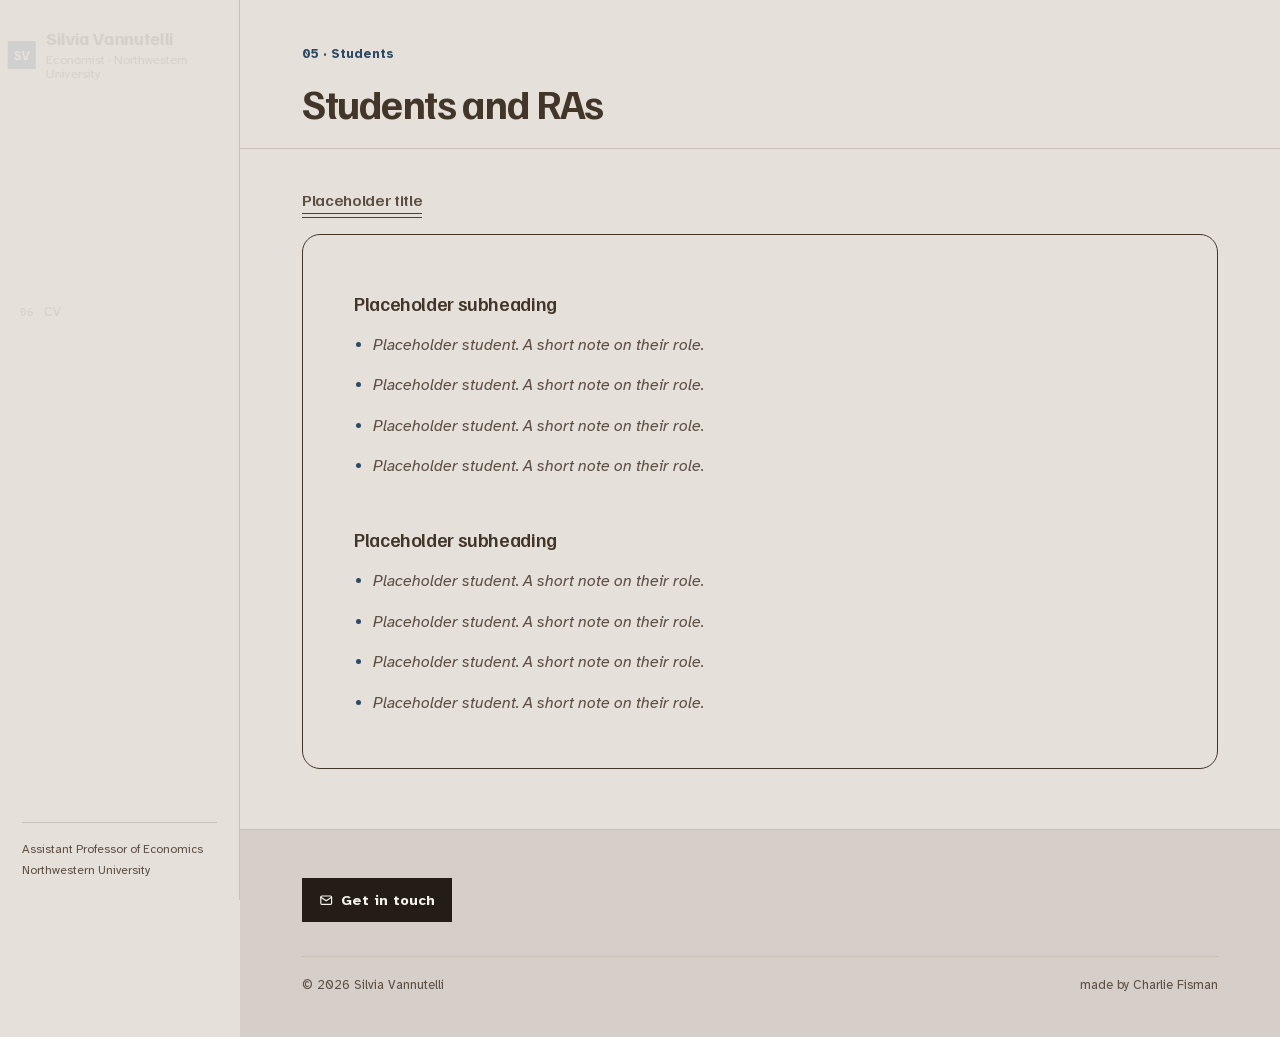
<file: students.html>
<!doctype html>
<html lang="en">
<head>
<meta charset="utf-8">
<meta name="viewport" content="width=device-width, initial-scale=1">
<title>Students and RAs · Silvia Vannutelli</title>
<meta name="description" content="Students and research assistants, Silvia Vannutelli.">
<meta name="theme-color" content="#1D5BD6">
<meta name="referrer" content="strict-origin-when-cross-origin">
<meta http-equiv="Content-Security-Policy" content="default-src 'self'; script-src 'self' 'sha256-eNGkzKbDXKutVtVjQ8l4BPsRzPfZPUxh772iMJHOrAE='; style-src 'self'; img-src 'self' data:; font-src 'self'; connect-src 'self'; object-src 'none'; base-uri 'self'; form-action 'none'; frame-src 'none'; worker-src 'none'">
<meta property="og:title" content="Students and RAs · Silvia Vannutelli">
<meta property="og:description" content="Students and research assistants, Silvia Vannutelli.">
<meta property="og:type" content="website">
<meta property="og:image" content="assets/img/headshot.jpg">
<link rel="icon" href="assets/img/favicon.svg" type="image/svg+xml">
<link rel="stylesheet" href="assets/css/style.css">
<script>(function(d){if(window.top!==window.self){d.classList.add('is-framed');return;}d.classList.add('js');try{if(sessionStorage.getItem('sv-intro'))d.classList.add('no-intro');else sessionStorage.setItem('sv-intro','1');}catch(e){}})(document.documentElement);</script>
<script src="assets/js/site.js" defer></script>
</head>
<body>
<a class="skip-link" href="#content">Skip to content</a>
<div class="shell">
  <aside class="rail" aria-label="Site">
    <a class="brand" href="index.html" aria-label="Silvia Vannutelli, home"><span class="brand-mark" aria-hidden="true"><span></span><span>SV</span></span><span class="brand-text"><span class="brand-name">Silvia Vannutelli</span><span class="brand-role">Economist · Northwestern University</span></span></a>
    <nav aria-label="Primary"><ul class="nav"><li><a href="index.html"><span class="num">01</span><span class="label">Home</span></a></li><li><a href="research.html"><span class="num">02</span><span class="label">Research</span></a></li><li><a href="teaching.html"><span class="num">03</span><span class="label">Teaching</span></a></li><li><a href="women-in-economics.html"><span class="num">04</span><span class="label">Women in Economics</span></a></li><li><a href="students.html" aria-current="page"><span class="num">05</span><span class="label">Students and RAs</span></a></li><li><a href="cv.html"><span class="num">06</span><span class="label">CV</span></a></li></ul></nav>
    <div class="rail-actions"><button type="button" class="btn" data-contact aria-haspopup="dialog"><svg class="icon" aria-hidden="true"><use href="assets/img/icons.svg#i-mail"/></svg>Contact</button><a class="btn btn-ghost" href="https://www.dropbox.com/scl/fi/ll2bxqbce6hzrvaxrr8pe/2026_Apr_CV_Vannutelli.pdf?rlkey=vmk7w52mnqz9h2t9owc80xp1f&amp;st=h7l1grf5&amp;dl=0" target="_blank" rel="noopener noreferrer"><svg class="icon" aria-hidden="true"><use href="assets/img/icons.svg#i-download"/></svg>Download CV</a></div>
    <div class="rail-foot"><p>Assistant Professor of Economics<br>Northwestern University</p></div>
  </aside>

  <header class="topbar">
    <a class="brand" href="index.html" aria-label="Silvia Vannutelli, home"><span class="brand-mark" aria-hidden="true"><span></span><span>SV</span></span><span class="brand-text"><span class="brand-name">Silvia Vannutelli</span><span class="brand-role">Economist · Northwestern University</span></span></a>
    <div class="topbar-actions">
      <button type="button" class="btn btn-sm" data-contact aria-haspopup="dialog"><svg class="icon" aria-hidden="true"><use href="assets/img/icons.svg#i-mail"/></svg><span class="btn-label">Contact</span></button>
      <button type="button" class="icon-btn" data-menu-toggle aria-expanded="false" aria-controls="menu-sheet" aria-label="Menu"><svg class="icon" aria-hidden="true"><use href="assets/img/icons.svg#i-menu"/></svg></button>
    </div>
  </header>
  <div class="sheet" id="menu-sheet">
    <nav aria-label="Primary (mobile)"><ul class="nav"><li><a href="index.html"><span class="num">01</span><span class="label">Home</span></a></li><li><a href="research.html"><span class="num">02</span><span class="label">Research</span></a></li><li><a href="teaching.html"><span class="num">03</span><span class="label">Teaching</span></a></li><li><a href="women-in-economics.html"><span class="num">04</span><span class="label">Women in Economics</span></a></li><li><a href="students.html" aria-current="page"><span class="num">05</span><span class="label">Students and RAs</span></a></li><li><a href="cv.html"><span class="num">06</span><span class="label">CV</span></a></li></ul></nav>
    <div class="rail-actions"><button type="button" class="btn" data-contact aria-haspopup="dialog"><svg class="icon" aria-hidden="true"><use href="assets/img/icons.svg#i-mail"/></svg>Contact</button><a class="btn btn-ghost" href="https://www.dropbox.com/scl/fi/ll2bxqbce6hzrvaxrr8pe/2026_Apr_CV_Vannutelli.pdf?rlkey=vmk7w52mnqz9h2t9owc80xp1f&amp;st=h7l1grf5&amp;dl=0" target="_blank" rel="noopener noreferrer"><svg class="icon" aria-hidden="true"><use href="assets/img/icons.svg#i-download"/></svg>Download CV</a></div>
  </div>

  <main class="main" id="content">

<header class="page-head">
  <div class="wrap">
    <span class="tag">05 · Students</span>
    <h1>Students and RAs</h1>
  </div>
</header>

<section class="section">
  <div class="wrap">
    <div class="roster-block reveal">
      <h2 class="roster-title">Placeholder title</h2>
      <article class="roster">
        <h3 class="roster-sub">Placeholder subheading</h3>
        <ul class="roster-list">
          <li class="is-placeholder">Placeholder student. A short note on their role.</li>
          <li class="is-placeholder">Placeholder student. A short note on their role.</li>
          <li class="is-placeholder">Placeholder student. A short note on their role.</li>
          <li class="is-placeholder">Placeholder student. A short note on their role.</li>
        </ul>
        <h3 class="roster-sub">Placeholder subheading</h3>
        <ul class="roster-list">
          <li class="is-placeholder">Placeholder student. A short note on their role.</li>
          <li class="is-placeholder">Placeholder student. A short note on their role.</li>
          <li class="is-placeholder">Placeholder student. A short note on their role.</li>
          <li class="is-placeholder">Placeholder student. A short note on their role.</li>
        </ul>
      </article>
    </div>
  </div>
</section>


<footer class="footer">
  <div class="wrap">
    <div class="footer-grid">
      <button type="button" class="btn btn-flare" data-contact aria-haspopup="dialog"><svg class="icon" aria-hidden="true"><use href="assets/img/icons.svg#i-mail"/></svg>Get in touch</button>
    </div>
    <div class="footer-small">
      <span>© <span data-year>2026</span> Silvia Vannutelli</span>
      <span>made by Charlie Fisman</span>
    </div>
  </div>
</footer>
  </main>
</div>

<dialog class="contact-dialog" id="contact" aria-labelledby="contact-title">
  <div class="cd-head">
    <button type="button" class="icon-btn cd-close" data-contact-close aria-label="Close contact window"><svg class="icon" aria-hidden="true"><use href="assets/img/icons.svg#i-close"/></svg></button>
    <span class="tag tag-sky">Get in touch</span>
        <h2 id="contact-title">Contact</h2>
  </div>
  <div class="cd-body">
    <button type="button" class="cd-email" data-copy="silvia.vannutelli@northwestern.edu">
      <svg class="icon" aria-hidden="true"><use href="assets/img/icons.svg#i-mail"/></svg>
      <span class="cd-email-addr">silvia.vannutelli@northwestern.edu</span>
      <span class="cd-copy">Copy</span>
    </button>
    <div class="cd-addresses">
      <address class="cd-address is-current">
        <span class="tag">Current · 2026–27</span>
        <strong>Hoover Institution</strong>
        Hoover Memorial Building<br>Office 337, 434 Galvez Mall<br>Stanford, CA 94305
        <br><a class="chip" href="https://www.google.com/maps/search/?api=1&amp;query=Hoover+Memorial+Building+434+Galvez+Mall+Stanford+CA+94305" target="_blank" rel="noopener noreferrer">Hoover map<svg class="icon" aria-hidden="true"><use href="assets/img/icons.svg#i-pin"/></svg></a>
      </address>
      <address class="cd-address">
        <span class="tag">Northwestern</span>
        <strong>Kellogg Global Hub</strong>
        Office 3431<br>2211 Campus Drive<br>Evanston, IL 60208
        <br><a class="chip" href="https://www.google.com/maps/search/?api=1&amp;query=Kellogg+Global+Hub+2211+Campus+Dr+Evanston+IL+60208" target="_blank" rel="noopener noreferrer">Kellogg map<svg class="icon" aria-hidden="true"><use href="assets/img/icons.svg#i-pin"/></svg></a>
      </address>
    </div>
    <div class="cd-social">
      <a class="btn btn-sm btn-ghost" href="https://x.com/silviavannutell" target="_blank" rel="noopener noreferrer"><svg class="icon" aria-hidden="true"><use href="assets/img/icons.svg#i-x"/></svg>@silviavannutell</a>
    </div>
  </div>
</dialog>
</body>
</html>
</file>
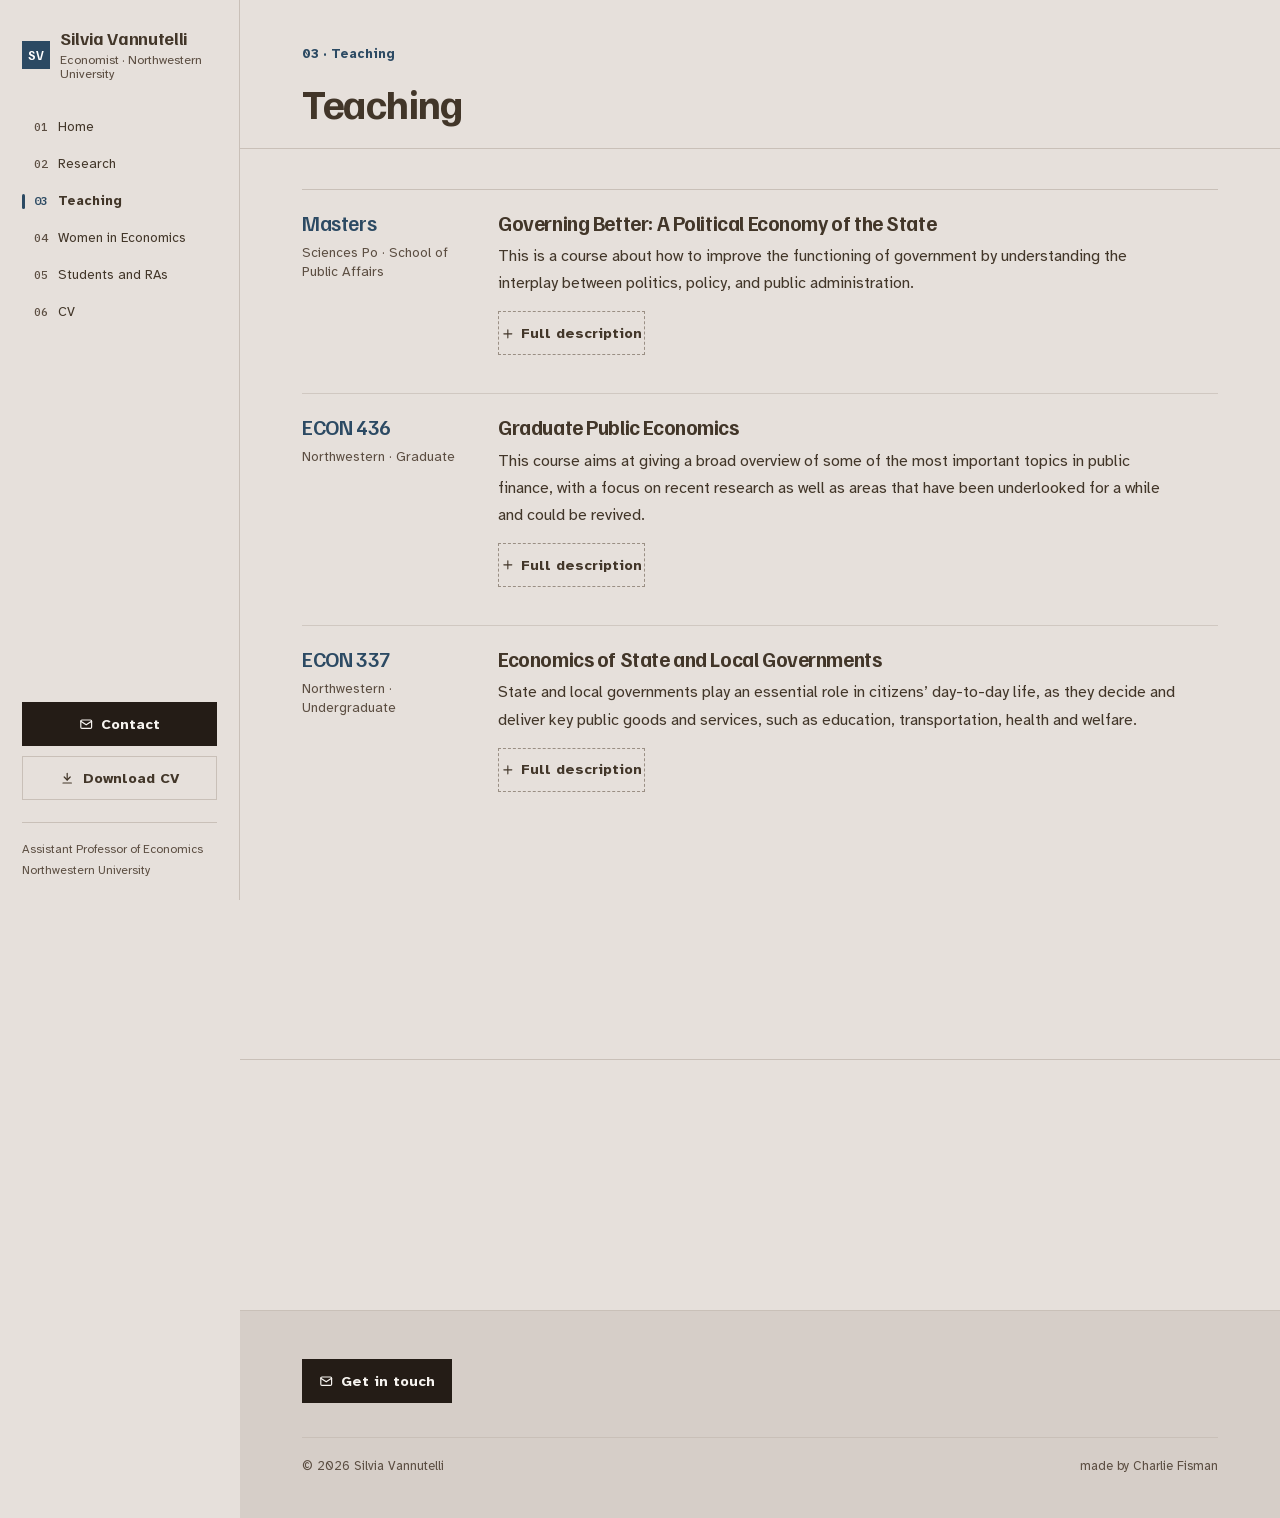
<file: teaching.html>
<!doctype html>
<html lang="en">
<head>
<meta charset="utf-8">
<meta name="viewport" content="width=device-width, initial-scale=1">
<title>Teaching · Silvia Vannutelli</title>
<meta name="description" content="Teaching by Silvia Vannutelli.">
<meta name="theme-color" content="#1D5BD6">
<meta name="referrer" content="strict-origin-when-cross-origin">
<meta http-equiv="Content-Security-Policy" content="default-src 'self'; script-src 'self' 'sha256-eNGkzKbDXKutVtVjQ8l4BPsRzPfZPUxh772iMJHOrAE='; style-src 'self'; img-src 'self' data:; font-src 'self'; connect-src 'self'; object-src 'none'; base-uri 'self'; form-action 'none'; frame-src 'none'; worker-src 'none'">
<meta property="og:title" content="Teaching · Silvia Vannutelli">
<meta property="og:description" content="Teaching by Silvia Vannutelli.">
<meta property="og:type" content="website">
<meta property="og:image" content="assets/img/headshot.jpg">
<link rel="icon" href="assets/img/favicon.svg" type="image/svg+xml">
<link rel="stylesheet" href="assets/css/style.css">
<script>(function(d){if(window.top!==window.self){d.classList.add('is-framed');return;}d.classList.add('js');try{if(sessionStorage.getItem('sv-intro'))d.classList.add('no-intro');else sessionStorage.setItem('sv-intro','1');}catch(e){}})(document.documentElement);</script>
<script src="assets/js/site.js" defer></script>
</head>
<body>
<a class="skip-link" href="#content">Skip to content</a>
<div class="shell">
  <aside class="rail" aria-label="Site">
    <a class="brand" href="index.html" aria-label="Silvia Vannutelli, home"><span class="brand-mark" aria-hidden="true"><span></span><span>SV</span></span><span class="brand-text"><span class="brand-name">Silvia Vannutelli</span><span class="brand-role">Economist · Northwestern University</span></span></a>
    <nav aria-label="Primary"><ul class="nav"><li><a href="index.html"><span class="num">01</span><span class="label">Home</span></a></li><li><a href="research.html"><span class="num">02</span><span class="label">Research</span></a></li><li><a href="teaching.html" aria-current="page"><span class="num">03</span><span class="label">Teaching</span></a></li><li><a href="women-in-economics.html"><span class="num">04</span><span class="label">Women in Economics</span></a></li><li><a href="students.html"><span class="num">05</span><span class="label">Students and RAs</span></a></li><li><a href="cv.html"><span class="num">06</span><span class="label">CV</span></a></li></ul></nav>
    <div class="rail-actions"><button type="button" class="btn" data-contact aria-haspopup="dialog"><svg class="icon" aria-hidden="true"><use href="assets/img/icons.svg#i-mail"/></svg>Contact</button><a class="btn btn-ghost" href="https://www.dropbox.com/scl/fi/ll2bxqbce6hzrvaxrr8pe/2026_Apr_CV_Vannutelli.pdf?rlkey=vmk7w52mnqz9h2t9owc80xp1f&amp;st=h7l1grf5&amp;dl=0" target="_blank" rel="noopener noreferrer"><svg class="icon" aria-hidden="true"><use href="assets/img/icons.svg#i-download"/></svg>Download CV</a></div>
    <div class="rail-foot"><p>Assistant Professor of Economics<br>Northwestern University</p></div>
  </aside>

  <header class="topbar">
    <a class="brand" href="index.html" aria-label="Silvia Vannutelli, home"><span class="brand-mark" aria-hidden="true"><span></span><span>SV</span></span><span class="brand-text"><span class="brand-name">Silvia Vannutelli</span><span class="brand-role">Economist · Northwestern University</span></span></a>
    <div class="topbar-actions">
      <button type="button" class="btn btn-sm" data-contact aria-haspopup="dialog"><svg class="icon" aria-hidden="true"><use href="assets/img/icons.svg#i-mail"/></svg><span class="btn-label">Contact</span></button>
      <button type="button" class="icon-btn" data-menu-toggle aria-expanded="false" aria-controls="menu-sheet" aria-label="Menu"><svg class="icon" aria-hidden="true"><use href="assets/img/icons.svg#i-menu"/></svg></button>
    </div>
  </header>
  <div class="sheet" id="menu-sheet">
    <nav aria-label="Primary (mobile)"><ul class="nav"><li><a href="index.html"><span class="num">01</span><span class="label">Home</span></a></li><li><a href="research.html"><span class="num">02</span><span class="label">Research</span></a></li><li><a href="teaching.html" aria-current="page"><span class="num">03</span><span class="label">Teaching</span></a></li><li><a href="women-in-economics.html"><span class="num">04</span><span class="label">Women in Economics</span></a></li><li><a href="students.html"><span class="num">05</span><span class="label">Students and RAs</span></a></li><li><a href="cv.html"><span class="num">06</span><span class="label">CV</span></a></li></ul></nav>
    <div class="rail-actions"><button type="button" class="btn" data-contact aria-haspopup="dialog"><svg class="icon" aria-hidden="true"><use href="assets/img/icons.svg#i-mail"/></svg>Contact</button><a class="btn btn-ghost" href="https://www.dropbox.com/scl/fi/ll2bxqbce6hzrvaxrr8pe/2026_Apr_CV_Vannutelli.pdf?rlkey=vmk7w52mnqz9h2t9owc80xp1f&amp;st=h7l1grf5&amp;dl=0" target="_blank" rel="noopener noreferrer"><svg class="icon" aria-hidden="true"><use href="assets/img/icons.svg#i-download"/></svg>Download CV</a></div>
  </div>

  <main class="main" id="content">

<header class="page-head">
  <div class="wrap">
    <span class="tag">03 · Teaching</span>
    <h1>Teaching</h1>
  </div>
</header>

<section class="section">
  <div class="wrap">
    <div class="courses">
<article class="course reveal" id="governing-better">
  <div class="course-side">
    <span class="course-code">Masters</span>
    <span class="course-inst">Sciences Po · School of Public Affairs</span>
  </div>
  <div>
    <h3>Governing Better: A Political Economy of the State</h3>
    <p class="summary">This is a course about how to improve the functioning of government by understanding the interplay between politics, policy, and public administration.</p>
    <div class="paper-actions">
      
      <button type="button" class="abs-toggle" data-expand aria-expanded="false" aria-controls="desc-governing-better" data-open-label="Hide description"><svg class="icon" aria-hidden="true"><use href="assets/img/icons.svg#i-plus"/></svg><span class="lbl">Full description</span></button>
    </div>
    <div class="abstract" id="desc-governing-better" aria-hidden="true"><div><p>This is a course about how to improve the functioning of government by understanding the interplay between politics, policy, and public administration. It explores the deep organizational and institutional challenges that shape how democracies work — or fail to. From how we elect politicians to how we recruit bureaucrats, from the design of federal systems to the execution of public procurement, the course investigates why good policies so often fall short and what can be done about it.</p><p>Drawing on political economy theory and real-world examples, the course helps students develop a practical understanding of how states function — and malfunction — in the face of political constraints, bureaucratic complexity, and fiscal limits. We examine foundational models such as the median voter theorem and citizen-candidate framework, as well as more applied challenges like digital governance, AI in the public sector, and policy learning.</p><p>The course is interactive and applied. Students engage with key academic concepts and test them against contemporary public sector problems. They learn to use key methodological tools, such as the Smart Policy Design and Implementation (SPDI) Framework. Guest lectures from policymakers and practitioners offer first-hand perspectives. Through group presentations and a final project simulating stakeholder persuasion, students are encouraged to think like reformers — crafting policy proposals that are both politically feasible and administratively sound.</p></div></div>
  </div>
</article>
<article class="course reveal" id="econ-436">
  <div class="course-side">
    <span class="course-code">ECON 436</span>
    <span class="course-inst">Northwestern · Graduate</span>
  </div>
  <div>
    <h3>Graduate Public Economics</h3>
    <p class="summary">This course aims at giving a broad overview of some of the most important topics in public finance, with a focus on recent research as well as areas that have been underlooked for a while and could be revived.</p>
    <div class="paper-actions">
      
      <button type="button" class="abs-toggle" data-expand aria-expanded="false" aria-controls="desc-econ-436" data-open-label="Hide description"><svg class="icon" aria-hidden="true"><use href="assets/img/icons.svg#i-plus"/></svg><span class="lbl">Full description</span></button>
    </div>
    <div class="abstract" id="desc-econ-436" aria-hidden="true"><div><p>This course aims at giving a broad overview of some of the most important topics in public finance, with a focus on recent research as well as areas that have been underlooked for a while and could be revived. We will start with a general overview of the role of government in the economy, and think about modern methods to compare the welfare impacts of different policy interventions. We will then move to think about how governments finance themselves through taxation, covering issues related to how should tax systems be designed, how individuals and firms respond to taxation and who bears the cost of tax changes, and how tax evasion affects the optimal design of taxes and transfers and how can governments fight tax evasion.</p><p>We will then think about the structure of governments, explore issues of local public finance, analyze why some policies in many countries are carried out by local governments, and how to design and evaluate place-based interventions. In the second half of the course, we will think more about government spending, exploring mostly issues related to the economics of education. We will also think about problems related to the assessment of public goods and public service provision, such as the difficulty of measuring the performance and quality of public goods. Finally, we will devote time thinking about the personnel economics of the public sector, meaning the role played by the quality of individuals who work as public sector workers and how to attract and retain talent in the public sector.</p></div></div>
  </div>
</article>
<article class="course reveal" id="econ-337">
  <div class="course-side">
    <span class="course-code">ECON 337</span>
    <span class="course-inst">Northwestern · Undergraduate</span>
  </div>
  <div>
    <h3>Economics of State and Local Governments</h3>
    <p class="summary">State and local governments play an essential role in citizens’ day-to-day life, as they decide and deliver key public goods and services, such as education, transportation, health and welfare.</p>
    <div class="paper-actions">
      
      <button type="button" class="abs-toggle" data-expand aria-expanded="false" aria-controls="desc-econ-337" data-open-label="Hide description"><svg class="icon" aria-hidden="true"><use href="assets/img/icons.svg#i-plus"/></svg><span class="lbl">Full description</span></button>
    </div>
    <div class="abstract" id="desc-econ-337" aria-hidden="true"><div><p>State and local governments play an essential role in citizens’ day-to-day life, as they decide and deliver key public goods and services, such as education, transportation, health and welfare. This course uses applied tools of microeconomics and simple data analysis to acquaint students with various aspects of the subnational government sector, including expenditure, financing, and policy issues.</p><p>We start by reviewing under what situation government provision is desirable. We then study how levels of state goods and services are determined, and what are the main sources of revenues through which these expenditures are financed, including taxes and transfers from higher levels of government. Students will also learn the importance of political considerations and the role of state and local politics in influencing local government decisions. The course will end with policy analysis and applications. The main focus is going to be on the United States but we are also going to explore examples and issues faced by local governments around the world.</p></div></div>
  </div>
</article>
<article class="course reveal" id="icpsr">
  <div class="course-side">
    <span class="course-code">ICPSR 2020</span>
    <span class="course-inst">Summer Program · Online</span>
  </div>
  <div>
    <h3>Modern Difference-in-Differences Designs</h3>
    <p class="summary">This is an intensive summer course, the main instructor was John Poe. The course was offered online.</p>
    <div class="paper-actions">
      <a class="chip" href="https://www.icpsr.umich.edu/sites/icpsr/sumprog" target="_blank" rel="noopener noreferrer">ICPSR Summer Program<svg class="icon" aria-hidden="true"><use href="assets/img/icons.svg#i-arrow"/></svg></a>
      <button type="button" class="abs-toggle" data-expand aria-expanded="false" aria-controls="desc-icpsr" data-open-label="Hide description"><svg class="icon" aria-hidden="true"><use href="assets/img/icons.svg#i-plus"/></svg><span class="lbl">Full description</span></button>
    </div>
    <div class="abstract" id="desc-icpsr" aria-hidden="true"><div><p>This is an intensive summer course offered online through the <a class="link" href="https://www.icpsr.umich.edu/sites/icpsr/sumprog" target="_blank" rel="noopener noreferrer">ICPSR Summer Program</a>; the main instructor was John Poe. I attended the entire course, taught some of the sessions and provided virtual office hours and live assistance in answering questions. I also prepared some of the teaching materials.</p></div></div>
  </div>
</article></div>
  </div>
</section>

<section class="section">
  <div class="wrap">
    <div class="resource reveal">
      <div>
        <span class="tag">Talk · Methods</span>
        <h3>Recent Advances in DiD Methods</h3>
        <p>Here you can find the slides and the video of a talk I gave about Recent Advances in DiD methods.</p>
      </div>
      <div class="resource-actions">
        <a class="btn" href="https://www.dropbox.com/s/r9176vxt6yj40dq/zoom_1.mp4?dl=0" target="_blank" rel="noopener noreferrer"><svg class="icon" aria-hidden="true"><use href="assets/img/icons.svg#i-play"/></svg>Watch lecture</a>
        <a class="btn btn-ghost" href="https://www.dropbox.com/s/ida06skzgj9xp6h/Vannutelli_DID_presentation.pdf?dl=0" target="_blank" rel="noopener noreferrer"><svg class="icon" aria-hidden="true"><use href="assets/img/icons.svg#i-file"/></svg>Slides</a>
      </div>
    </div>
  </div>
</section>


<footer class="footer">
  <div class="wrap">
    <div class="footer-grid">
      <button type="button" class="btn btn-flare" data-contact aria-haspopup="dialog"><svg class="icon" aria-hidden="true"><use href="assets/img/icons.svg#i-mail"/></svg>Get in touch</button>
    </div>
    <div class="footer-small">
      <span>© <span data-year>2026</span> Silvia Vannutelli</span>
      <span>made by Charlie Fisman</span>
    </div>
  </div>
</footer>
  </main>
</div>

<dialog class="contact-dialog" id="contact" aria-labelledby="contact-title">
  <div class="cd-head">
    <button type="button" class="icon-btn cd-close" data-contact-close aria-label="Close contact window"><svg class="icon" aria-hidden="true"><use href="assets/img/icons.svg#i-close"/></svg></button>
    <span class="tag tag-sky">Get in touch</span>
        <h2 id="contact-title">Contact</h2>
  </div>
  <div class="cd-body">
    <button type="button" class="cd-email" data-copy="silvia.vannutelli@northwestern.edu">
      <svg class="icon" aria-hidden="true"><use href="assets/img/icons.svg#i-mail"/></svg>
      <span class="cd-email-addr">silvia.vannutelli@northwestern.edu</span>
      <span class="cd-copy">Copy</span>
    </button>
    <div class="cd-addresses">
      <address class="cd-address is-current">
        <span class="tag">Current · 2026–27</span>
        <strong>Hoover Institution</strong>
        Hoover Memorial Building<br>Office 337, 434 Galvez Mall<br>Stanford, CA 94305
        <br><a class="chip" href="https://www.google.com/maps/search/?api=1&amp;query=Hoover+Memorial+Building+434+Galvez+Mall+Stanford+CA+94305" target="_blank" rel="noopener noreferrer">Hoover map<svg class="icon" aria-hidden="true"><use href="assets/img/icons.svg#i-pin"/></svg></a>
      </address>
      <address class="cd-address">
        <span class="tag">Northwestern</span>
        <strong>Kellogg Global Hub</strong>
        Office 3431<br>2211 Campus Drive<br>Evanston, IL 60208
        <br><a class="chip" href="https://www.google.com/maps/search/?api=1&amp;query=Kellogg+Global+Hub+2211+Campus+Dr+Evanston+IL+60208" target="_blank" rel="noopener noreferrer">Kellogg map<svg class="icon" aria-hidden="true"><use href="assets/img/icons.svg#i-pin"/></svg></a>
      </address>
    </div>
    <div class="cd-social">
      <a class="btn btn-sm btn-ghost" href="https://x.com/silviavannutell" target="_blank" rel="noopener noreferrer"><svg class="icon" aria-hidden="true"><use href="assets/img/icons.svg#i-x"/></svg>@silviavannutell</a>
    </div>
  </div>
</dialog>
</body>
</html>
</file>
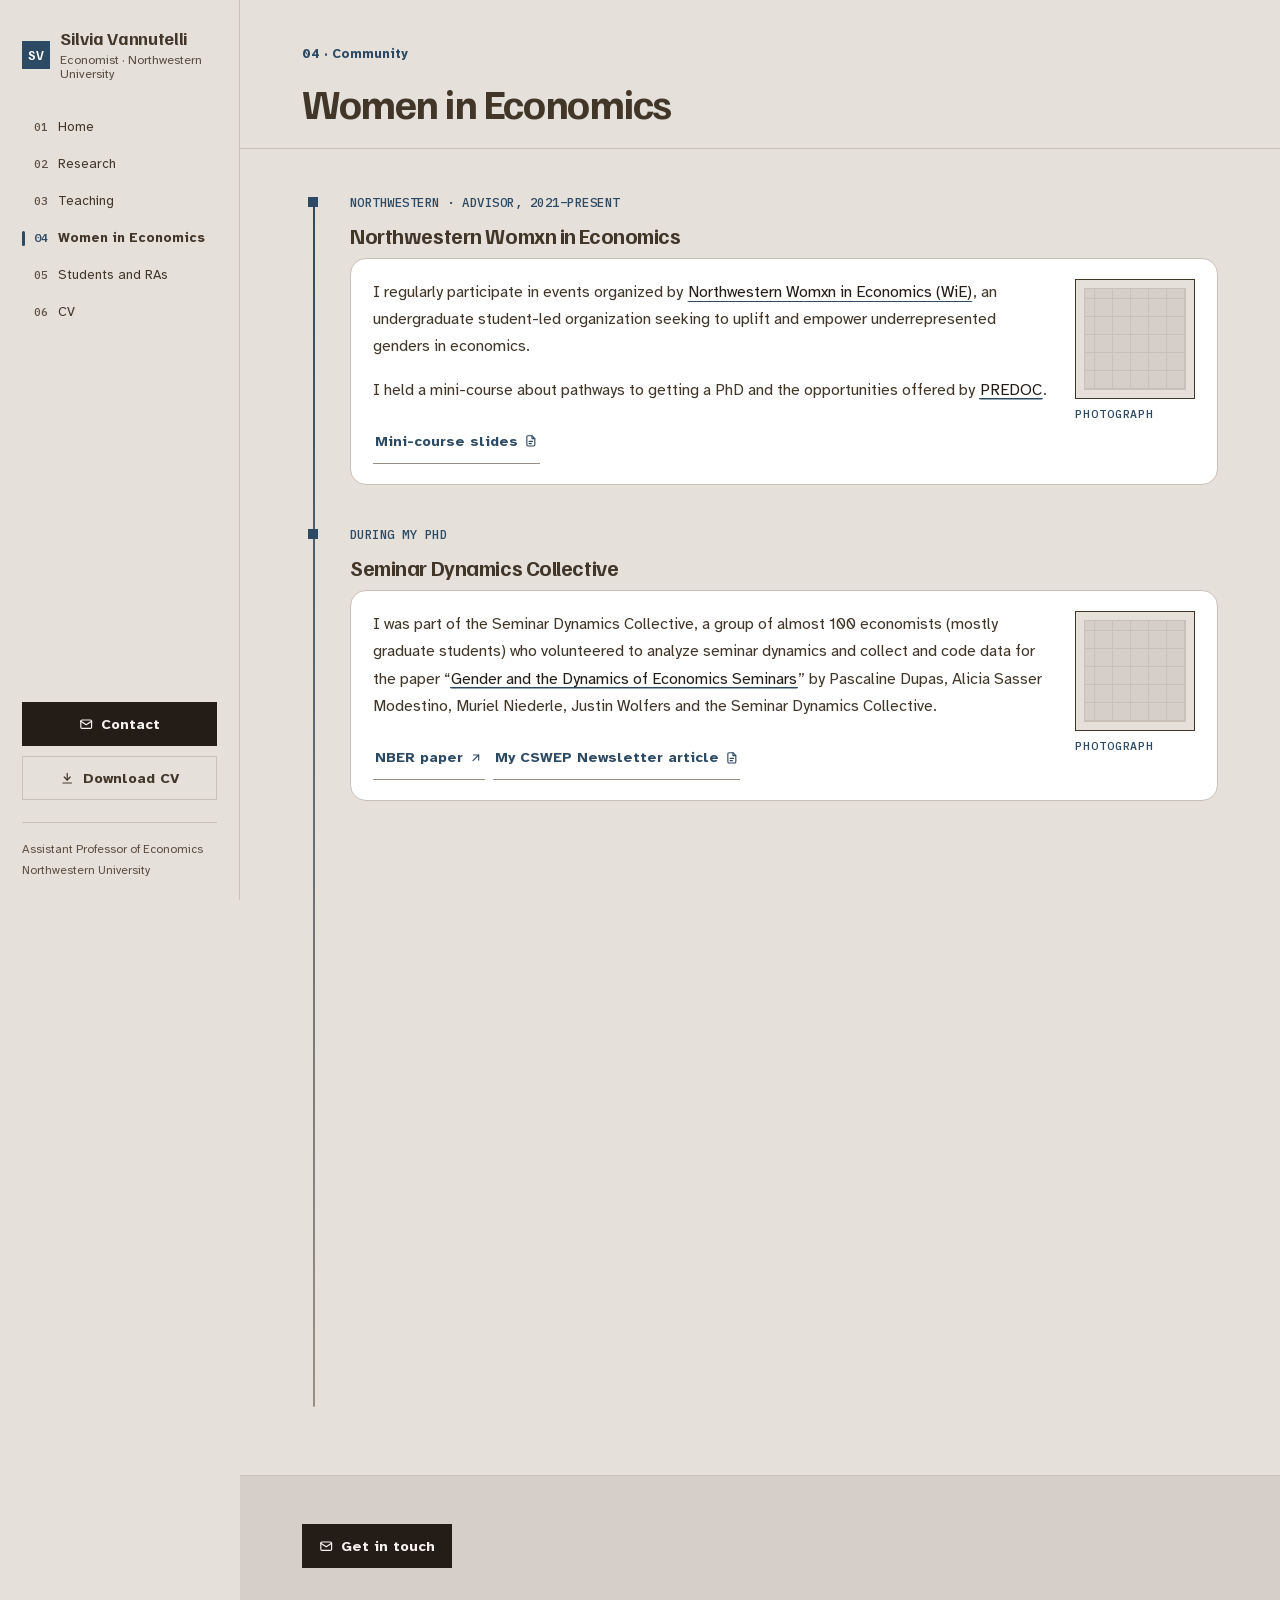
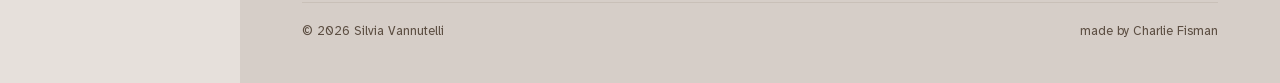
<file: women-in-economics.html>
<!doctype html>
<html lang="en">
<head>
<meta charset="utf-8">
<meta name="viewport" content="width=device-width, initial-scale=1">
<title>Women in Economics · Silvia Vannutelli</title>
<meta name="description" content="Women in Economics, Silvia Vannutelli.">
<meta name="theme-color" content="#1D5BD6">
<meta name="referrer" content="strict-origin-when-cross-origin">
<meta http-equiv="Content-Security-Policy" content="default-src 'self'; script-src 'self' 'sha256-eNGkzKbDXKutVtVjQ8l4BPsRzPfZPUxh772iMJHOrAE='; style-src 'self'; img-src 'self' data:; font-src 'self'; connect-src 'self'; object-src 'none'; base-uri 'self'; form-action 'none'; frame-src 'none'; worker-src 'none'">
<meta property="og:title" content="Women in Economics · Silvia Vannutelli">
<meta property="og:description" content="Women in Economics, Silvia Vannutelli.">
<meta property="og:type" content="website">
<meta property="og:image" content="assets/img/headshot.jpg">
<link rel="icon" href="assets/img/favicon.svg" type="image/svg+xml">
<link rel="stylesheet" href="assets/css/style.css">
<script>(function(d){if(window.top!==window.self){d.classList.add('is-framed');return;}d.classList.add('js');try{if(sessionStorage.getItem('sv-intro'))d.classList.add('no-intro');else sessionStorage.setItem('sv-intro','1');}catch(e){}})(document.documentElement);</script>
<script src="assets/js/site.js" defer></script>
</head>
<body>
<a class="skip-link" href="#content">Skip to content</a>
<div class="shell">
  <aside class="rail" aria-label="Site">
    <a class="brand" href="index.html" aria-label="Silvia Vannutelli, home"><span class="brand-mark" aria-hidden="true"><span></span><span>SV</span></span><span class="brand-text"><span class="brand-name">Silvia Vannutelli</span><span class="brand-role">Economist · Northwestern University</span></span></a>
    <nav aria-label="Primary"><ul class="nav"><li><a href="index.html"><span class="num">01</span><span class="label">Home</span></a></li><li><a href="research.html"><span class="num">02</span><span class="label">Research</span></a></li><li><a href="teaching.html"><span class="num">03</span><span class="label">Teaching</span></a></li><li><a href="women-in-economics.html" aria-current="page"><span class="num">04</span><span class="label">Women in Economics</span></a></li><li><a href="students.html"><span class="num">05</span><span class="label">Students and RAs</span></a></li><li><a href="cv.html"><span class="num">06</span><span class="label">CV</span></a></li></ul></nav>
    <div class="rail-actions"><button type="button" class="btn" data-contact aria-haspopup="dialog"><svg class="icon" aria-hidden="true"><use href="assets/img/icons.svg#i-mail"/></svg>Contact</button><a class="btn btn-ghost" href="https://www.dropbox.com/scl/fi/ll2bxqbce6hzrvaxrr8pe/2026_Apr_CV_Vannutelli.pdf?rlkey=vmk7w52mnqz9h2t9owc80xp1f&amp;st=h7l1grf5&amp;dl=0" target="_blank" rel="noopener noreferrer"><svg class="icon" aria-hidden="true"><use href="assets/img/icons.svg#i-download"/></svg>Download CV</a></div>
    <div class="rail-foot"><p>Assistant Professor of Economics<br>Northwestern University</p></div>
  </aside>

  <header class="topbar">
    <a class="brand" href="index.html" aria-label="Silvia Vannutelli, home"><span class="brand-mark" aria-hidden="true"><span></span><span>SV</span></span><span class="brand-text"><span class="brand-name">Silvia Vannutelli</span><span class="brand-role">Economist · Northwestern University</span></span></a>
    <div class="topbar-actions">
      <button type="button" class="btn btn-sm" data-contact aria-haspopup="dialog"><svg class="icon" aria-hidden="true"><use href="assets/img/icons.svg#i-mail"/></svg><span class="btn-label">Contact</span></button>
      <button type="button" class="icon-btn" data-menu-toggle aria-expanded="false" aria-controls="menu-sheet" aria-label="Menu"><svg class="icon" aria-hidden="true"><use href="assets/img/icons.svg#i-menu"/></svg></button>
    </div>
  </header>
  <div class="sheet" id="menu-sheet">
    <nav aria-label="Primary (mobile)"><ul class="nav"><li><a href="index.html"><span class="num">01</span><span class="label">Home</span></a></li><li><a href="research.html"><span class="num">02</span><span class="label">Research</span></a></li><li><a href="teaching.html"><span class="num">03</span><span class="label">Teaching</span></a></li><li><a href="women-in-economics.html" aria-current="page"><span class="num">04</span><span class="label">Women in Economics</span></a></li><li><a href="students.html"><span class="num">05</span><span class="label">Students and RAs</span></a></li><li><a href="cv.html"><span class="num">06</span><span class="label">CV</span></a></li></ul></nav>
    <div class="rail-actions"><button type="button" class="btn" data-contact aria-haspopup="dialog"><svg class="icon" aria-hidden="true"><use href="assets/img/icons.svg#i-mail"/></svg>Contact</button><a class="btn btn-ghost" href="https://www.dropbox.com/scl/fi/ll2bxqbce6hzrvaxrr8pe/2026_Apr_CV_Vannutelli.pdf?rlkey=vmk7w52mnqz9h2t9owc80xp1f&amp;st=h7l1grf5&amp;dl=0" target="_blank" rel="noopener noreferrer"><svg class="icon" aria-hidden="true"><use href="assets/img/icons.svg#i-download"/></svg>Download CV</a></div>
  </div>

  <main class="main" id="content">

<header class="page-head">
  <div class="wrap">
    <span class="tag">04 · Community</span>
    <h1>Women in Economics</h1>
  </div>
</header>

<section class="section">
  <div class="wrap">
    <ol class="timeline">
      <li class="tl-item reveal">
        <span class="tl-dot" aria-hidden="true"></span>
        <span class="tl-when">Northwestern · Advisor, 2021–present</span>
        <h3>Northwestern Womxn in Economics</h3>
        <div class="tl-card">
          <figure class="slot"><div class="slot-frame" role="img" aria-label="Photograph: Northwestern Womxn in Economics"></div><figcaption>Photograph</figcaption></figure>
          <p>I regularly participate in events organized by <a class="link" href="https://economics.northwestern.edu/undergraduate/student-orgs/wie/" target="_blank" rel="noopener noreferrer">Northwestern Womxn in Economics (WiE)</a>, an undergraduate student-led organization seeking to uplift and empower underrepresented genders in economics.</p>
          <p>I held a mini-course about pathways to getting a PhD and the opportunities offered by <a class="link" href="https://predoc.org/" target="_blank" rel="noopener noreferrer">PREDOC</a>.</p>
          <div class="paper-actions"><a class="chip" href="https://www.dropbox.com/s/gpebfmwgt8ga4po/Northwestern-weorg-minicourse.pdf?dl=0" target="_blank" rel="noopener noreferrer">Mini-course slides<svg class="icon" aria-hidden="true"><use href="assets/img/icons.svg#i-file"/></svg></a></div>
        </div>
      </li>
      <li class="tl-item reveal">
        <span class="tl-dot" aria-hidden="true"></span>
        <span class="tl-when">During my PhD</span>
        <h3>Seminar Dynamics Collective</h3>
        <div class="tl-card">
          <figure class="slot"><div class="slot-frame" role="img" aria-label="Photograph: Seminar Dynamics Collective"></div><figcaption>Photograph</figcaption></figure>
          <p>I was part of the Seminar Dynamics Collective, a group of almost 100 economists (mostly graduate students) who volunteered to analyze seminar dynamics and collect and code data for the paper “<a class="link" href="https://www.nber.org/papers/w28494" target="_blank" rel="noopener noreferrer">Gender and the Dynamics of Economics Seminars</a>” by Pascaline Dupas, Alicia Sasser Modestino, Muriel Niederle, Justin Wolfers and the Seminar Dynamics Collective.</p>
          <div class="paper-actions">
            <a class="chip" href="https://www.nber.org/papers/w28494" target="_blank" rel="noopener noreferrer">NBER paper<svg class="icon" aria-hidden="true"><use href="assets/img/icons.svg#i-arrow"/></svg></a>
            <a class="chip" href="https://www.aeaweb.org/content/file?id=17929" target="_blank" rel="noopener noreferrer">My CSWEP Newsletter article<svg class="icon" aria-hidden="true"><use href="assets/img/icons.svg#i-file"/></svg></a>
          </div>
        </div>
      </li>
      <li class="tl-item reveal">
        <span class="tl-dot" aria-hidden="true"></span>
        <span class="tl-when">Boston University · Co-Chair, 2017–2019</span>
        <h3>BU Women in Economics (WEOrg)</h3>
        <div class="tl-card">
          <figure class="slot"><div class="slot-frame" role="img" aria-label="Photograph: BU Women in Economics"></div><figcaption>Photograph</figcaption></figure>
          <p>I served as Co-Chair of BU WEOrg, a graduate student-led organization dedicated to the advancement of women in all stages of economic research.</p>
          <div class="paper-actions">
            <a class="chip" href="https://www.bu.edu/econ/students/studentorgs/weorg/" target="_blank" rel="noopener noreferrer">BU WEOrg website<svg class="icon" aria-hidden="true"><use href="assets/img/icons.svg#i-arrow"/></svg></a>
            <button type="button" class="chip" data-copy="weorg@bu.edu">weorg@bu.edu</button>
          </div>
        </div>
      </li>
      <li class="tl-item reveal">
        <span class="tl-dot" aria-hidden="true"></span>
        <span class="tl-when">Summer 2019 · Organizer</span>
        <h3>WERISE Conference</h3>
        <div class="tl-card">
          <figure class="slot"><div class="slot-frame" role="img" aria-label="Photograph: WERISE Conference"></div><figcaption>Photograph</figcaption></figure>
          <p>We organized <a class="link" href="https://questromworld.bu.edu/weorg/" target="_blank" rel="noopener noreferrer">WERISE</a> (Women in Economics: Research, Ideas, Solutions, Executions), a conference bringing together leading scholars for a comprehensive overview of research on the status of women in economics, to reach a deeper understanding of the challenges women face in the profession and to spur ideas for concrete solutions.</p>
          <div class="paper-actions"><a class="chip" href="https://questromworld.bu.edu/weorg/" target="_blank" rel="noopener noreferrer">Conference site<svg class="icon" aria-hidden="true"><use href="assets/img/icons.svg#i-arrow"/></svg></a></div>
        </div>
      </li>
    </ol>
  </div>
</section>


<footer class="footer">
  <div class="wrap">
    <div class="footer-grid">
      <button type="button" class="btn btn-flare" data-contact aria-haspopup="dialog"><svg class="icon" aria-hidden="true"><use href="assets/img/icons.svg#i-mail"/></svg>Get in touch</button>
    </div>
    <div class="footer-small">
      <span>© <span data-year>2026</span> Silvia Vannutelli</span>
      <span>made by Charlie Fisman</span>
    </div>
  </div>
</footer>
  </main>
</div>

<dialog class="contact-dialog" id="contact" aria-labelledby="contact-title">
  <div class="cd-head">
    <button type="button" class="icon-btn cd-close" data-contact-close aria-label="Close contact window"><svg class="icon" aria-hidden="true"><use href="assets/img/icons.svg#i-close"/></svg></button>
    <span class="tag tag-sky">Get in touch</span>
        <h2 id="contact-title">Contact</h2>
  </div>
  <div class="cd-body">
    <button type="button" class="cd-email" data-copy="silvia.vannutelli@northwestern.edu">
      <svg class="icon" aria-hidden="true"><use href="assets/img/icons.svg#i-mail"/></svg>
      <span class="cd-email-addr">silvia.vannutelli@northwestern.edu</span>
      <span class="cd-copy">Copy</span>
    </button>
    <div class="cd-addresses">
      <address class="cd-address is-current">
        <span class="tag">Current · 2026–27</span>
        <strong>Hoover Institution</strong>
        Hoover Memorial Building<br>Office 337, 434 Galvez Mall<br>Stanford, CA 94305
        <br><a class="chip" href="https://www.google.com/maps/search/?api=1&amp;query=Hoover+Memorial+Building+434+Galvez+Mall+Stanford+CA+94305" target="_blank" rel="noopener noreferrer">Hoover map<svg class="icon" aria-hidden="true"><use href="assets/img/icons.svg#i-pin"/></svg></a>
      </address>
      <address class="cd-address">
        <span class="tag">Northwestern</span>
        <strong>Kellogg Global Hub</strong>
        Office 3431<br>2211 Campus Drive<br>Evanston, IL 60208
        <br><a class="chip" href="https://www.google.com/maps/search/?api=1&amp;query=Kellogg+Global+Hub+2211+Campus+Dr+Evanston+IL+60208" target="_blank" rel="noopener noreferrer">Kellogg map<svg class="icon" aria-hidden="true"><use href="assets/img/icons.svg#i-pin"/></svg></a>
      </address>
    </div>
    <div class="cd-social">
      <a class="btn btn-sm btn-ghost" href="https://x.com/silviavannutell" target="_blank" rel="noopener noreferrer"><svg class="icon" aria-hidden="true"><use href="assets/img/icons.svg#i-x"/></svg>@silviavannutell</a>
    </div>
  </div>
</dialog>
</body>
</html>
</file>
<file: assets/css/style.css>
@font-face {
  font-family: "Familjen Grotesk";
  font-style: normal;
  font-weight: 500 700;
  font-display: swap;
  src: url("../fonts/familjen-Qw3GZR9ZHiDnImG6-NEMQ41wby8WbHoEj7E49PA.woff2") format("woff2");
}
@font-face {
  font-family: "Atkinson Hyperlegible";
  font-style: italic;
  font-weight: 400;
  font-display: swap;
  src: url("../fonts/atkinson-9Bt43C1KxNDXMspQ1lPyU89-1h6ONRlW45G056IqUwCgblWm.woff2") format("woff2");
}
@font-face {
  font-family: "Atkinson Hyperlegible";
  font-style: normal;
  font-weight: 400;
  font-display: swap;
  src: url("../fonts/atkinson-9Bt23C1KxNDXMspQ1lPyU89-1h6ONRlW45G04pIoWQeCbA.woff2") format("woff2");
}
@font-face {
  font-family: "Atkinson Hyperlegible";
  font-style: normal;
  font-weight: 700;
  font-display: swap;
  src: url("../fonts/atkinson-9Bt73C1KxNDXMspQ1lPyU89-1h6ONRlW45G8Wbc9dCWPRl-uFQ.woff2") format("woff2");
}
@font-face {
  font-family: "IBM Plex Mono";
  font-style: normal;
  font-weight: 500;
  font-display: swap;
  src: url("../fonts/plex--F6qfjptAgt5VM-kVkqdyU8n3twJwlBFgsAXHNk.woff2") format("woff2");
}
@font-face {
  font-family: "IBM Plex Mono";
  font-style: normal;
  font-weight: 600;
  font-display: swap;
  src: url("../fonts/plex--F6qfjptAgt5VM-kVkqdyU8n3vAOwlBFgsAXHNk.woff2") format("woff2");
}
/* Silvia Vannutelli, personal site */

@view-transition { navigation: auto; }

:root {
  --paper: #E6E0DB;
  --mist: #D6CEC8;
  --mist-2: #C9C0B8;
  --line: #C9C0B8;
  --ink: #423629;
  --body: #423629;
  --muted: #5C4E42;
  --blue: #2C4A63;
  --blue-deep: #241C16;
  --sky: #9A8F84;
  --cobalt: #2C4A63;
  --flare: #2C4A63;

  --pub-bg: transparent; --pub-fg: #0E3D5C;
  --rr-bg: transparent;  --rr-fg: #0E4E73;
  --sub-bg: transparent; --sub-fg: #3E5C72;
  --wip-bg: transparent; --wip-fg: #0E3D5C;

  --font-display: "Familjen Grotesk", "Atkinson Hyperlegible", system-ui, sans-serif;
  --font-body: "Atkinson Hyperlegible", system-ui, sans-serif;
  --font-mono: "IBM Plex Mono", ui-monospace, "SF Mono", Menlo, monospace;

  --rail: 240px;
  --radius: 0px;
  --ease-out: cubic-bezier(.22, 1, .36, 1);
  --ease-io: cubic-bezier(.65, 0, .35, 1);
}

*, *::before, *::after { box-sizing: border-box; }

html.is-framed body { display: none !important; }

html {
  -webkit-text-size-adjust: 100%;
  scroll-behavior: smooth;
  scroll-padding-top: 88px;
}

body {
  margin: 0;
  background: var(--paper);
  color: var(--body);
  font-family: var(--font-body);
  font-size: 1rem;
  line-height: 1.65;
  -webkit-font-smoothing: antialiased;
  text-rendering: optimizeLegibility;
}

img, svg { display: block; max-width: 100%; }
svg.icon { width: 1em; height: 1em; flex: none; }

h1, h2, h3, h4 {
  font-family: var(--font-display);
  color: var(--ink);
  line-height: 1.12;
  letter-spacing: -0.02em;
  margin: 0;
  font-weight: 700;
  text-wrap: balance;
}

p { margin: 0 0 1em; text-wrap: pretty; }

a { color: inherit; }

::selection { background: var(--sky); color: var(--ink); }

:focus-visible {
  outline: 3px solid var(--cobalt);
  outline-offset: 3px;
  border-radius: 6px;
}

.sr-only {
  position: absolute !important;
  width: 1px; height: 1px;
  overflow: hidden;
  clip: rect(0 0 0 0);
  white-space: nowrap;
}

.skip-link {
  position: fixed;
  top: 12px; left: 12px;
  z-index: 100;
  padding: 10px 16px;
  background: var(--ink);
  color: #fff;
  border-radius: 10px;
  transform: translateY(-160%);
  transition: transform .25s var(--ease-out);
}
.skip-link:focus { transform: none; }

/* ---------- Shell ---------- */

.shell { min-height: 100vh; }

.rail {
  position: fixed;
  inset: 0 auto 0 0;
  width: var(--rail);
  display: flex;
  flex-direction: column;
  padding: 34px 26px 26px;
  background: #fff;
  border-right: 1px solid var(--line);
  z-index: 40;
  view-transition-name: rail;
}

.brand {
  display: flex;
  align-items: center;
  gap: 14px;
  text-decoration: none;
  margin-bottom: 38px;
}

.brand-mark {
  position: relative;
  width: 46px; height: 46px;
  flex: none;
}
.brand-mark span {
  position: absolute;
  inset: 0;
  border-radius: 12px;
  transition: transform .45s var(--ease-out), background-color .3s;
}
.brand-mark span:nth-child(1) { background: var(--sky); transform: translate(6px, 6px); }
.brand-mark span:nth-child(2) {
  background: var(--blue);
  display: grid;
  place-items: center;
  color: #fff;
  font-family: var(--font-display);
  font-weight: 700;
  font-size: 1rem;
  letter-spacing: -0.02em;
}
.brand:hover .brand-mark span:nth-child(1) { transform: translate(9px, 9px); background: var(--flare); }
.brand:hover .brand-mark span:nth-child(2) { background: var(--cobalt); }

.brand-text { line-height: 1.2; }
.brand-name {
  display: block;
  font-family: var(--font-display);
  font-weight: 700;
  color: var(--ink);
  font-size: 1.12rem;
  letter-spacing: -0.02em;
}
.brand-role {
  display: block;
  font-size: .78rem;
  color: var(--muted);
  margin-top: 3px;
}

.nav { list-style: none; margin: 0; padding: 0; }
.nav li + li { margin-top: 2px; }

.nav a {
  position: relative;
  display: flex;
  align-items: baseline;
  gap: 14px;
  padding: 11px 12px 11px 16px;
  text-decoration: none;
  color: var(--body);
  font-weight: 500;
  border-radius: 10px;
  transition: color .2s, background-color .2s;
}
.nav a::before {
  content: "";
  position: absolute;
  left: 0; top: 10px; bottom: 10px;
  width: 3px;
  border-radius: 3px;
  background: var(--blue);
  transform: scaleY(0);
  transition: transform .35s var(--ease-out), background-color .2s;
}
.nav .num {
  font-family: var(--font-mono);
  font-size: .72rem;
  color: var(--muted);
  transition: color .2s;
}
.nav .label { transition: transform .3s var(--ease-out); }

.nav a[aria-current="page"] {
  color: var(--ink);
  background: var(--mist);
  font-weight: 600;
}
.nav a[aria-current="page"]::before { transform: scaleY(1); }
.nav a[aria-current="page"] .num { color: var(--blue); }

.rail-actions {
  margin-top: auto;
  display: grid;
  gap: 10px;
}

.rail-foot {
  margin-top: 22px;
  padding-top: 16px;
  border-top: 1px solid var(--line);
  font-size: .75rem;
  color: var(--muted);
}
.rail-foot p { margin: 0; }

.main {
  margin-left: var(--rail);
  min-width: 0;
}

.wrap {
  width: 100%;
  max-width: 1140px;
  margin: 0 auto;
  padding: 0 clamp(22px, 5vw, 64px);
}

/* Mobile top bar */
.topbar { display: none; }

/* ---------- Buttons ---------- */

.btn {
  --btn-bg: var(--blue);
  --btn-fg: #fff;
  --btn-border: var(--blue);
  --btn-hover: var(--cobalt);
  position: relative;
  isolation: isolate;
  overflow: hidden;
  display: inline-flex;
  align-items: center;
  justify-content: center;
  gap: 10px;
  min-height: 46px;
  padding: 0 20px;
  border: 1.5px solid var(--btn-border);
  border-radius: 12px;
  background: var(--btn-bg);
  color: var(--btn-fg);
  font: 600 .95rem/1 var(--font-body);
  text-decoration: none;
  cursor: pointer;
  transition: color .3s var(--ease-out), border-color .3s var(--ease-out), box-shadow .15s;
}
.btn::before {
  content: "";
  position: absolute;
  inset: 0;
  z-index: -1;
  background: var(--btn-hover);
  transform: scaleX(0);
  transform-origin: left center;
  transition: transform .45s var(--ease-out);
}
.btn .icon { transition: transform .35s var(--ease-out); }
.btn:active { box-shadow: inset 0 2px 6px rgba(10, 27, 53, .28); }

.btn-ghost {
  --btn-bg: #fff;
  --btn-fg: var(--ink);
  --btn-border: var(--line);
  --btn-hover: var(--ink);
}

.btn-flare { --btn-hover: var(--flare); }

.btn-sm { min-height: 38px; padding: 0 14px; font-size: .85rem; border-radius: 10px; }

/* ---------- Chips / pills ---------- */

.chip {
  position: relative;
  isolation: isolate;
  overflow: hidden;
  display: inline-flex;
  align-items: center;
  gap: 6px;
  padding: 5px 11px;
  border: 1.5px solid var(--sky);
  border-radius: 999px;
  font: 600 .78rem/1.2 var(--font-body);
  color: var(--blue-deep);
  background: #fff;
  text-decoration: none;
  transition: color .25s, border-color .25s;
}
.chip::before {
  content: "";
  position: absolute;
  inset: 0;
  z-index: -1;
  background: var(--cobalt);
  clip-path: circle(0% at 0% 50%);
  transition: clip-path .45s var(--ease-out);
}
.chip .icon { width: .95em; height: .95em; transition: transform .3s var(--ease-out); }

.pill {
  display: inline-flex;
  align-items: center;
  gap: 6px;
  padding: 3px 10px;
  border-radius: 999px;
  font: 600 .72rem/1.5 var(--font-mono);
  letter-spacing: .01em;
  white-space: nowrap;
}
.pill::before {
  content: "";
  width: 6px; height: 6px;
  border-radius: 50%;
  background: currentColor;
}
.pill-pub { background: var(--pub-bg); color: var(--pub-fg); }
.pill-rr  { background: var(--rr-bg);  color: var(--rr-fg); }
.pill-sub { background: var(--sub-bg); color: var(--sub-fg); }
.pill-wip { background: var(--wip-bg); color: var(--wip-fg); }

.tag {
  display: inline-block;
  font: 500 .72rem/1 var(--font-mono);
  text-transform: uppercase;
  letter-spacing: .08em;
  color: var(--blue);
}

.tag-sky { color: var(--sky); }

/* ---------- Links ---------- */

.link {
  color: var(--blue-deep);
  text-decoration: none;
  background-image: linear-gradient(var(--cobalt), var(--cobalt));
  background-size: 100% 1.5px;
  background-position: 0 100%;
  background-repeat: no-repeat;
  padding: 0 1px;
  border-radius: 2px;
  transition: background-size .35s var(--ease-out), color .25s;
}

/* ---------- Hover (pointer devices only) ---------- */

@media (hover: hover) and (pointer: fine) {
  .btn:hover { color: #fff; border-color: var(--btn-hover); }
  .btn:hover::before { transform: scaleX(1); }
  .btn:hover .icon { transform: translateX(3px); }
  .btn:hover .icon-arrow { transform: translate(2px, -2px); }

  .chip:hover { color: #fff; border-color: var(--cobalt); }
  .chip:hover::before { clip-path: circle(150% at 0% 50%); }
  .chip:hover .icon { transform: translate(1px, -1px) rotate(-8deg); }

  .link:hover { color: #fff; background-size: 100% 100%; }

  .nav a:hover { color: var(--ink); }
  .nav a:hover .num { color: var(--flare); }
  .nav a:hover .label { transform: translateX(4px); }
  .nav a:not([aria-current="page"]):hover::before { transform: scaleY(.6); background: var(--flare); }
}

/* ---------- Page header ---------- */

.page-head-tall { min-height: 60vh; }

.page-head {
  position: relative;
  padding: clamp(56px, 9vw, 104px) 0 clamp(34px, 5vw, 52px);
  border-bottom: 1px solid var(--line);
  overflow: hidden;
}
.page-head::before {
  content: "";
  position: absolute;
  inset: 0;
  background-image:
    linear-gradient(var(--mist-2) 1px, transparent 1px),
    linear-gradient(90deg, var(--mist-2) 1px, transparent 1px);
  background-size: 34px 34px;
  mask-image: radial-gradient(120% 90% at 100% 0%, #000 0%, transparent 62%);
  -webkit-mask-image: radial-gradient(120% 90% at 100% 0%, #000 0%, transparent 62%);
  pointer-events: none;
}
.page-head .wrap { position: relative; }
.page-head .tag { margin-bottom: 18px; }
.page-head h1 { font-size: clamp(2.4rem, 5.4vw, 4rem); letter-spacing: -0.035em; }
.page-head .lede {
  max-width: 60ch;
  margin: 18px 0 0;
  font-size: 1.12rem;
  color: var(--muted);
}

/* ---------- Sections ---------- */

.section { padding: clamp(52px, 8vw, 88px) 0; }
.section + .section { border-top: 1px solid var(--line); }
.section-head {
  display: flex;
  align-items: end;
  justify-content: space-between;
  gap: 20px;
  margin-bottom: 30px;
  flex-wrap: wrap;
}
.section-head h2 { font-size: clamp(1.7rem, 3.4vw, 2.3rem); }
.section-head .tag { display: block; margin-bottom: 10px; }
.section-note { color: var(--muted); font-size: .95rem; margin: 6px 0 0; max-width: 56ch; }

/* ---------- Home: hero ---------- */

.hero {
  position: relative;
  padding: clamp(56px, 9vw, 110px) 0 clamp(52px, 7vw, 84px);
  overflow: hidden;
}
.hero::before {
  content: "";
  position: absolute;
  inset: 0;
  background-image:
    linear-gradient(var(--mist-2) 1px, transparent 1px),
    linear-gradient(90deg, var(--mist-2) 1px, transparent 1px);
  background-size: 34px 34px;
  mask-image: radial-gradient(90% 80% at 85% 30%, #000 0%, transparent 70%);
  -webkit-mask-image: radial-gradient(90% 80% at 85% 30%, #000 0%, transparent 70%);
  pointer-events: none;
}

.hero-grid {
  position: relative;
  display: grid;
  grid-template-columns: minmax(0, 1.25fr) minmax(0, .9fr);
  gap: clamp(32px, 6vw, 72px);
  align-items: center;
}

.hero .tag { margin-bottom: 20px; }
.hero h1 {
  font-size: clamp(2.8rem, 6.4vw, 5.1rem);
  letter-spacing: -0.045em;
  line-height: .98;
}
.hero h1 .accent { color: var(--blue); }

.hero-statement {
  margin: 26px 0 0;
  font-size: clamp(1.14rem, 1.6vw, 1.3rem);
  line-height: 1.55;
  color: var(--body);
  max-width: 34em;
}
.hero-statement strong { color: var(--ink); font-weight: 650; }

.hero-actions {
  display: flex;
  flex-wrap: wrap;
  gap: 12px;
  margin-top: 30px;
}

.affils {
  display: flex;
  flex-wrap: wrap;
  gap: 8px;
  margin: 34px 0 0;
  padding: 0;
  list-style: none;
}
.affils li {
  padding: 7px 12px;
  border-radius: 10px;
  background: #fff;
  border: 1px solid var(--line);
  font-size: .82rem;
  color: var(--body);
  line-height: 1.3;
}
.affils strong { color: var(--ink); font-weight: 650; }

/* Signature: layered portrait frame ("layers of government") */
.portrait {
  position: relative;
  width: min(100%, 360px);
  margin-left: auto;
  aspect-ratio: 415 / 517;
}
.portrait .layer {
  position: absolute;
  inset: 0;
  border-radius: 22px;
}
.portrait .layer-1 { background: var(--sky); transform: translate(28px, 28px); }
.portrait .layer-2 { background: var(--blue); transform: translate(14px, 14px); }
.portrait img {
  position: relative;
  width: 100%;
  height: 100%;
  object-fit: cover;
  border-radius: 22px;
  box-shadow: 0 24px 48px -28px rgba(10, 27, 53, .55);
}
.portrait-badge {
  position: absolute;
  left: -22px;
  bottom: 26px;
  max-width: 250px;
  padding: 14px 16px;
  border-radius: 14px;
  background: #fff;
  border: 1px solid var(--line);
  box-shadow: 0 18px 40px -22px rgba(10, 27, 53, .45);
  font-size: .82rem;
  line-height: 1.4;
  color: var(--body);
}
.portrait-badge .tag { display: block; margin-bottom: 6px; color: var(--flare); }
.portrait-badge strong { color: var(--ink); }

/* ---------- Home: fields ---------- */

.fields {
  display: grid;
  grid-template-columns: repeat(3, minmax(0, 1fr));
  gap: 16px;
}
.field {
  position: relative;
  padding: 26px 24px 24px;
  border-radius: var(--radius);
  background: #fff;
  border: 1px solid var(--line);
  overflow: hidden;
}
.field-glyph {
  width: 44px; height: 44px;
  margin-bottom: 20px;
  color: var(--blue);
}
.field h3 { font-size: 1.2rem; margin-bottom: 8px; }
.field p { margin: 0; font-size: .95rem; color: var(--muted); }

/* ---------- Work in progress: featured window ---------- */

.wip {
  display: grid;
  grid-template-columns: minmax(0, .95fr) minmax(0, 1.25fr);
  border-radius: 20px;
  background: #fff;
  border: 1px solid var(--line);
  overflow: hidden;
  box-shadow: 0 30px 60px -44px rgba(10, 27, 53, .5);
}

.wip-list {
  list-style: none;
  margin: 0;
  padding: 10px;
  border-right: 1px solid var(--line);
  background: linear-gradient(180deg, #fff, var(--mist));
}
.wip-tab {
  position: relative;
  display: grid;
  grid-template-columns: 30px 1fr;
  gap: 10px;
  width: 100%;
  padding: 12px 14px;
  border: 0;
  border-radius: 12px;
  background: transparent;
  text-align: left;
  font: inherit;
  color: var(--body);
  cursor: pointer;
  transition: background-color .25s, color .25s;
}
.wip-tab .n {
  font: 500 .75rem/1.9 var(--font-mono);
  color: var(--muted);
  transition: color .25s;
}
.wip-tab .t {
  font-size: .9rem;
  font-weight: 550;
  line-height: 1.35;
}
.wip-tab .bar {
  position: absolute;
  left: 14px; right: 14px; bottom: 5px;
  height: 2px;
  border-radius: 2px;
  background: var(--line);
  overflow: hidden;
  opacity: 0;
  transition: opacity .25s;
}
.wip-tab .bar i {
  display: block;
  height: 100%;
  width: 100%;
  background: var(--blue);
  transform: scaleX(0);
  transform-origin: left;
}
.wip-tab .bar i.p0 { transform: scaleX(0.00); }
.wip-tab .bar i.p1 { transform: scaleX(0.01); }
.wip-tab .bar i.p2 { transform: scaleX(0.02); }
.wip-tab .bar i.p3 { transform: scaleX(0.03); }
.wip-tab .bar i.p4 { transform: scaleX(0.04); }
.wip-tab .bar i.p5 { transform: scaleX(0.05); }
.wip-tab .bar i.p6 { transform: scaleX(0.06); }
.wip-tab .bar i.p7 { transform: scaleX(0.07); }
.wip-tab .bar i.p8 { transform: scaleX(0.08); }
.wip-tab .bar i.p9 { transform: scaleX(0.09); }
.wip-tab .bar i.p10 { transform: scaleX(0.10); }
.wip-tab .bar i.p11 { transform: scaleX(0.11); }
.wip-tab .bar i.p12 { transform: scaleX(0.12); }
.wip-tab .bar i.p13 { transform: scaleX(0.13); }
.wip-tab .bar i.p14 { transform: scaleX(0.14); }
.wip-tab .bar i.p15 { transform: scaleX(0.15); }
.wip-tab .bar i.p16 { transform: scaleX(0.16); }
.wip-tab .bar i.p17 { transform: scaleX(0.17); }
.wip-tab .bar i.p18 { transform: scaleX(0.18); }
.wip-tab .bar i.p19 { transform: scaleX(0.19); }
.wip-tab .bar i.p20 { transform: scaleX(0.20); }
.wip-tab .bar i.p21 { transform: scaleX(0.21); }
.wip-tab .bar i.p22 { transform: scaleX(0.22); }
.wip-tab .bar i.p23 { transform: scaleX(0.23); }
.wip-tab .bar i.p24 { transform: scaleX(0.24); }
.wip-tab .bar i.p25 { transform: scaleX(0.25); }
.wip-tab .bar i.p26 { transform: scaleX(0.26); }
.wip-tab .bar i.p27 { transform: scaleX(0.27); }
.wip-tab .bar i.p28 { transform: scaleX(0.28); }
.wip-tab .bar i.p29 { transform: scaleX(0.29); }
.wip-tab .bar i.p30 { transform: scaleX(0.30); }
.wip-tab .bar i.p31 { transform: scaleX(0.31); }
.wip-tab .bar i.p32 { transform: scaleX(0.32); }
.wip-tab .bar i.p33 { transform: scaleX(0.33); }
.wip-tab .bar i.p34 { transform: scaleX(0.34); }
.wip-tab .bar i.p35 { transform: scaleX(0.35); }
.wip-tab .bar i.p36 { transform: scaleX(0.36); }
.wip-tab .bar i.p37 { transform: scaleX(0.37); }
.wip-tab .bar i.p38 { transform: scaleX(0.38); }
.wip-tab .bar i.p39 { transform: scaleX(0.39); }
.wip-tab .bar i.p40 { transform: scaleX(0.40); }
.wip-tab .bar i.p41 { transform: scaleX(0.41); }
.wip-tab .bar i.p42 { transform: scaleX(0.42); }
.wip-tab .bar i.p43 { transform: scaleX(0.43); }
.wip-tab .bar i.p44 { transform: scaleX(0.44); }
.wip-tab .bar i.p45 { transform: scaleX(0.45); }
.wip-tab .bar i.p46 { transform: scaleX(0.46); }
.wip-tab .bar i.p47 { transform: scaleX(0.47); }
.wip-tab .bar i.p48 { transform: scaleX(0.48); }
.wip-tab .bar i.p49 { transform: scaleX(0.49); }
.wip-tab .bar i.p50 { transform: scaleX(0.50); }
.wip-tab .bar i.p51 { transform: scaleX(0.51); }
.wip-tab .bar i.p52 { transform: scaleX(0.52); }
.wip-tab .bar i.p53 { transform: scaleX(0.53); }
.wip-tab .bar i.p54 { transform: scaleX(0.54); }
.wip-tab .bar i.p55 { transform: scaleX(0.55); }
.wip-tab .bar i.p56 { transform: scaleX(0.56); }
.wip-tab .bar i.p57 { transform: scaleX(0.57); }
.wip-tab .bar i.p58 { transform: scaleX(0.58); }
.wip-tab .bar i.p59 { transform: scaleX(0.59); }
.wip-tab .bar i.p60 { transform: scaleX(0.60); }
.wip-tab .bar i.p61 { transform: scaleX(0.61); }
.wip-tab .bar i.p62 { transform: scaleX(0.62); }
.wip-tab .bar i.p63 { transform: scaleX(0.63); }
.wip-tab .bar i.p64 { transform: scaleX(0.64); }
.wip-tab .bar i.p65 { transform: scaleX(0.65); }
.wip-tab .bar i.p66 { transform: scaleX(0.66); }
.wip-tab .bar i.p67 { transform: scaleX(0.67); }
.wip-tab .bar i.p68 { transform: scaleX(0.68); }
.wip-tab .bar i.p69 { transform: scaleX(0.69); }
.wip-tab .bar i.p70 { transform: scaleX(0.70); }
.wip-tab .bar i.p71 { transform: scaleX(0.71); }
.wip-tab .bar i.p72 { transform: scaleX(0.72); }
.wip-tab .bar i.p73 { transform: scaleX(0.73); }
.wip-tab .bar i.p74 { transform: scaleX(0.74); }
.wip-tab .bar i.p75 { transform: scaleX(0.75); }
.wip-tab .bar i.p76 { transform: scaleX(0.76); }
.wip-tab .bar i.p77 { transform: scaleX(0.77); }
.wip-tab .bar i.p78 { transform: scaleX(0.78); }
.wip-tab .bar i.p79 { transform: scaleX(0.79); }
.wip-tab .bar i.p80 { transform: scaleX(0.80); }
.wip-tab .bar i.p81 { transform: scaleX(0.81); }
.wip-tab .bar i.p82 { transform: scaleX(0.82); }
.wip-tab .bar i.p83 { transform: scaleX(0.83); }
.wip-tab .bar i.p84 { transform: scaleX(0.84); }
.wip-tab .bar i.p85 { transform: scaleX(0.85); }
.wip-tab .bar i.p86 { transform: scaleX(0.86); }
.wip-tab .bar i.p87 { transform: scaleX(0.87); }
.wip-tab .bar i.p88 { transform: scaleX(0.88); }
.wip-tab .bar i.p89 { transform: scaleX(0.89); }
.wip-tab .bar i.p90 { transform: scaleX(0.90); }
.wip-tab .bar i.p91 { transform: scaleX(0.91); }
.wip-tab .bar i.p92 { transform: scaleX(0.92); }
.wip-tab .bar i.p93 { transform: scaleX(0.93); }
.wip-tab .bar i.p94 { transform: scaleX(0.94); }
.wip-tab .bar i.p95 { transform: scaleX(0.95); }
.wip-tab .bar i.p96 { transform: scaleX(0.96); }
.wip-tab .bar i.p97 { transform: scaleX(0.97); }
.wip-tab .bar i.p98 { transform: scaleX(0.98); }
.wip-tab .bar i.p99 { transform: scaleX(0.99); }
.wip-tab .bar i.p100 { transform: scaleX(1.00); }

.wip-tab[aria-selected="true"] {
  background: #fff;
  color: var(--ink);
  box-shadow: 0 1px 0 var(--line), 0 10px 24px -18px rgba(10, 27, 53, .5);
}
.wip-tab[aria-selected="true"] .n { color: var(--blue); }
.wip-tab[aria-selected="true"] .bar { opacity: 1; }

.wip-stage {
  position: relative;
  display: flex;
  flex-direction: column;
  min-height: 460px;
  padding: clamp(26px, 4vw, 42px);
  overflow: hidden;
}
.wip-panel { display: flex; flex-direction: column; flex: 1; }
.wip-panel[hidden] { display: none; }

.wip-art {
  position: relative;
  height: 150px;
  margin-bottom: 28px;
  border-radius: 14px;
  background: var(--mist);
  overflow: hidden;
}
.wip-art svg { width: 100%; height: 100%; }

.wip-meta {
  display: flex;
  align-items: center;
  gap: 10px;
  flex-wrap: wrap;
  margin-bottom: 14px;
}
.wip-panel h3 {
  font-size: clamp(1.45rem, 2.6vw, 1.95rem);
  letter-spacing: -0.03em;
  line-height: 1.12;
}
.wip-with {
  margin: 14px 0 0;
  color: var(--muted);
  font-size: .98rem;
}
.wip-with span { color: var(--blue-deep); font-weight: 550; }
.wip-note {
  margin: 18px 0 0;
  padding: 12px 14px;
  border-left: 3px solid var(--flare);
  background: #FFF4F1;
  border-radius: 0 10px 10px 0;
  font-size: .9rem;
  color: var(--body);
}

.wip-controls {
  display: flex;
  align-items: center;
  justify-content: space-between;
  gap: 12px;
  margin-top: auto;
  padding-top: 26px;
}
.wip-count { font: 500 .8rem var(--font-mono); color: var(--muted); }
.wip-count b { color: var(--ink); font-weight: 600; }
.wip-buttons { display: flex; gap: 8px; }
.icon-btn {
  position: relative;
  isolation: isolate;
  overflow: hidden;
  display: inline-grid;
  place-items: center;
  width: 40px; height: 40px;
  border-radius: 10px;
  border: 1.5px solid var(--line);
  background: #fff;
  color: var(--ink);
  cursor: pointer;
  transition: color .25s, border-color .25s;
}
.icon-btn::before {
  content: "";
  position: absolute;
  inset: 0;
  z-index: -1;
  background: var(--cobalt);
  transform: scaleY(0);
  transform-origin: bottom;
  transition: transform .35s var(--ease-out);
}
.icon-btn .icon { width: 18px; height: 18px; }
.icon-btn.prev .icon { transform: rotate(180deg); }
@media (hover: hover) and (pointer: fine) {
  .icon-btn:hover { color: #fff; border-color: var(--cobalt); }
  .icon-btn:hover::before { transform: scaleY(1); }
  .wip-tab:not([aria-selected="true"]):hover { background: rgba(255, 255, 255, .8); color: var(--ink); }
  .wip-tab:not([aria-selected="true"]):hover .n { color: var(--flare); }
}

/* panel entrance */
.wip-panel.is-entering .wip-art { animation: wipe-in .7s var(--ease-out) both; }
.wip-panel.is-entering .wip-meta,
.wip-panel.is-entering h3,
.wip-panel.is-entering .wip-with,
.wip-panel.is-entering .wip-note { animation: rise-in .6s var(--ease-out) both; }
.wip-panel.is-entering h3 { animation-delay: .06s; }
.wip-panel.is-entering .wip-with { animation-delay: .12s; }
.wip-panel.is-entering .wip-note { animation-delay: .18s; }

@keyframes wipe-in {
  from { clip-path: inset(0 100% 0 0 round 14px); }
  to { clip-path: inset(0 0 0 0 round 14px); }
}
@keyframes rise-in {
  from { opacity: 0; transform: translateY(10px); filter: blur(3px); }
  to { opacity: 1; transform: none; filter: blur(0); }
}

/* ---------- Paper cards (home) ---------- */

.paper-cards {
  display: grid;
  grid-template-columns: repeat(3, minmax(0, 1fr));
  gap: 16px;
}
.paper-card {
  position: relative;
  display: flex;
  flex-direction: column;
  padding: 22px;
  border-radius: var(--radius);
  background: #fff;
  border: 1px solid var(--line);
  text-decoration: none;
  color: inherit;
  overflow: hidden;
  transition: border-color .3s;
}
.paper-card::after {
  content: "";
  position: absolute;
  left: 0; right: 0; bottom: 0;
  height: 4px;
  background: linear-gradient(90deg, var(--cobalt), var(--flare));
  transform: scaleX(0);
  transform-origin: left;
  transition: transform .5s var(--ease-out);
}
.paper-card .venue {
  font: 500 .75rem/1.4 var(--font-mono);
  color: var(--blue);
  margin-bottom: 12px;
}
.paper-card h3 {
  font-size: 1.05rem;
  line-height: 1.3;
  letter-spacing: -0.015em;
  margin-bottom: 16px;
  transition: color .25s;
}
.paper-card .go {
  margin-top: auto;
  display: inline-flex;
  align-items: center;
  gap: 6px;
  font-size: .82rem;
  font-weight: 600;
  color: var(--muted);
  transition: color .25s;
}
.paper-card .go .icon { transition: transform .35s var(--ease-out); }
@media (hover: hover) and (pointer: fine) {
  .paper-card:hover { border-color: var(--cobalt); }
  .paper-card:hover::after { transform: scaleX(1); }
  .paper-card:hover h3 { color: var(--cobalt); }
  .paper-card:hover .go { color: var(--flare); }
  .paper-card:hover .go .icon { transform: translate(2px, -2px); }
}

/* ---------- Research page ---------- */

.filters {
  position: sticky;
  top: 0;
  z-index: 20;
  padding: 14px 0;
  background: rgba(251, 253, 255, .9);
  backdrop-filter: blur(10px);
  -webkit-backdrop-filter: blur(10px);
  border-bottom: 1px solid var(--line);
}
.seg {
  position: relative;
  display: inline-flex;
  flex-wrap: wrap;
  gap: 4px;
  padding: 4px;
  border-radius: 14px;
  background: var(--mist);
  border: 1px solid var(--line);
}
.seg button {
  position: relative;
  z-index: 1;
  display: inline-flex;
  align-items: center;
  gap: 8px;
  padding: 8px 14px;
  border: 0;
  border-radius: 10px;
  background: transparent;
  font: 600 .88rem/1 var(--font-body);
  color: var(--body);
  cursor: pointer;
  transition: color .25s, background-color .25s;
}
.seg button .count {
  font: 500 .72rem/1 var(--font-mono);
  padding: 3px 6px;
  border-radius: 6px;
  background: rgba(29, 91, 214, .1);
  color: var(--blue);
  transition: background-color .25s, color .25s;
}
.seg button[aria-pressed="true"] {
  background: var(--ink);
  color: #fff;
}
.seg button[aria-pressed="true"] .count { background: rgba(255, 255, 255, .16); color: #fff; }
@media (hover: hover) and (pointer: fine) {
  .seg button:not([aria-pressed="true"]):hover { background: #fff; color: var(--cobalt); }
  .seg button:not([aria-pressed="true"]):hover .count { background: var(--flare); color: #fff; }
}

.group { padding: 44px 0 8px; }
.group-last { padding-bottom: 72px; }
.group[hidden] { display: none; }
.group-title {
  display: flex;
  align-items: baseline;
  gap: 14px;
  margin-bottom: 8px;
}
.group-title h2 { font-size: 1.55rem; }
.group-title .tag { color: var(--muted); }
.group .wip { margin-top: 18px; }

.papers { list-style: none; margin: 0; padding: 0; }
.paper {
  display: grid;
  grid-template-columns: 132px minmax(0, 1fr);
  gap: 24px;
  padding: 26px 0;
  border-top: 1px solid var(--line);
}
.paper:first-child { border-top: 0; }
.paper-side {
  display: flex;
  flex-direction: column;
  align-items: flex-start;
  gap: 10px;
  padding-top: 4px;
}
.paper-year {
  font: 600 1.35rem/1 var(--font-display);
  color: var(--ink);
  letter-spacing: -0.02em;
}
.paper-title {
  font-size: 1.2rem;
  line-height: 1.3;
  letter-spacing: -0.02em;
  margin-bottom: 8px;
}
.paper-title a {
  color: var(--blue);
  text-decoration: underline;
  text-decoration-thickness: 1px;
  text-underline-offset: 0.16em;
  background-image: none;
}
@media (hover: hover) and (pointer: fine) {
  .paper-title a:hover { color: var(--cobalt); background-size: 100% 2px; }
}
.paper-authors { margin: 0; font-size: .95rem; color: var(--muted); }
.paper-authors .co { color: var(--blue-deep); font-weight: 550; }
.paper-venue {
  margin: 4px 0 0;
  font-size: .95rem;
  color: var(--ink);
}
.paper-venue em { font-style: italic; }
.paper-actions {
  display: flex;
  flex-wrap: wrap;
  gap: 8px;
  margin-top: 14px;
}
.paper-note { margin: 12px 0 0; font-size: .88rem; color: var(--muted); }

.abs-toggle {
  display: inline-flex;
  align-items: center;
  gap: 6px;
  padding: 5px 11px;
  border: 1.5px dashed var(--sky);
  border-radius: 999px;
  background: transparent;
  font: 600 .78rem/1.2 var(--font-body);
  color: var(--body);
  cursor: pointer;
  transition: color .25s, border-color .25s, background-color .25s;
}
.abs-toggle .icon { width: .95em; height: .95em; transition: transform .4s var(--ease-out); }
.abs-toggle[aria-expanded="true"] { border-style: solid; border-color: var(--ink); color: var(--ink); }
.abs-toggle[aria-expanded="true"] .icon { transform: rotate(45deg); }
@media (hover: hover) and (pointer: fine) {
  .abs-toggle:hover { border-color: var(--flare); color: var(--flare); background: #FFF4F1; }
}

.abstract {
  display: grid;
  grid-template-rows: 0fr;
  transition: grid-template-rows .45s var(--ease-io);
}
.abstract > div { overflow: hidden; }
.abstract.is-open { grid-template-rows: 1fr; }
.abstract p {
  margin: 16px 0 0;
  padding: 16px 18px;
  border-radius: 12px;
  background: var(--mist);
  font-size: .94rem;
  line-height: 1.7;
  color: var(--body);
}
html:not(.js) .abstract { grid-template-rows: 1fr; }
html:not(.js) .abs-toggle { display: none; }

.wip-grid {
  display: grid;
  grid-template-columns: repeat(2, minmax(0, 1fr));
  gap: 14px;
  list-style: none;
  margin: 18px 0 0;
  padding: 0;
}
.wip-card {
  padding: 18px 20px;
  border-radius: var(--radius);
  background: #fff;
  border: 1px solid var(--line);
}
.wip-card .pill { margin-bottom: 10px; }
.wip-card h3 { font-size: 1.02rem; line-height: 1.3; letter-spacing: -0.01em; }
.wip-card p { margin: 6px 0 0; font-size: .88rem; color: var(--muted); }
.wip-explain {
  max-width: 58ch;
  margin-top: 10px;
  padding-top: 8px;
  border-top: 1px solid var(--line);
  font-size: .92rem;
  line-height: 1.5;
}
.wip-card p span { color: var(--blue-deep); font-weight: 550; }

/* ---------- Projects ---------- */

.project { max-width: 68ch; padding-bottom: 24px; }
.project-kicker { display: flex; flex-wrap: wrap; gap: 8px 18px; align-items: baseline; }
.project h3 {
  margin: 14px 0 0;
  font-size: clamp(1.45rem, 2.4vw, 1.9rem);
  letter-spacing: -0.03em;
  line-height: 1.15;
}
.project-lead {
  margin: 16px 0 0;
  font-size: 1.08rem;
  line-height: 1.65;
}
.project-desc {
  margin: 22px 0 0;
  padding: 14px 0;
  border-top: 1px solid var(--line);
  border-bottom: 1px solid var(--line);
  line-height: 1.65;
}
.project-points {
  list-style: none;
  margin: 8px 0 0;
  padding: 0;
}
.project-points li {
  padding: 12px 0;
  border-bottom: 1px solid var(--line);
}
.project-note { margin: 16px 0 0; color: var(--muted); font-size: .95rem; }
.project .paper-actions { margin-top: 22px; }

/* ---------- Students and RAs ---------- */

.roster-block { max-width: 920px; }
.roster-title {
  width: max-content;
  max-width: 100%;
  margin: 0;
  padding-bottom: 8px;
  color: var(--muted);
  font-family: var(--font-display);
  font-size: 1.02rem;
  font-weight: 600;
  letter-spacing: -0.02em;
  line-height: 1.3;
  background-image:
    linear-gradient(var(--blue), var(--blue)),
    linear-gradient(var(--blue), var(--blue));
  background-size: 100% 1px, 100% 1px;
  background-position: left bottom, left calc(100% - 4px);
  background-repeat: no-repeat;
}
.roster {
  margin-top: 16px;
  padding: clamp(36px, 5vw, 56px) clamp(28px, 4vw, 52px) clamp(28px, 4vw, 40px);
  border: 1.5px solid var(--ink);
  border-radius: 18px;
  background: transparent;
}
.roster-sub {
  margin: 0 0 14px;
  color: var(--ink);
  font-size: 1.2rem;
  font-weight: 600;
  letter-spacing: -0.02em;
  line-height: 1.3;
}
.roster-sub:not(:first-child) { margin-top: 36px; }
.roster-list {
  margin: 0;
  padding: 0 0 0 1.15em;
  max-width: 62ch;
}
.roster-list li {
  padding: 2px 0 12px;
  line-height: 1.65;
}
.roster-list li::marker { color: var(--blue); }

/* ---------- Teaching ---------- */

.courses { display: grid; gap: 16px; }
.course {
  display: grid;
  grid-template-columns: 170px minmax(0, 1fr);
  gap: 26px;
  padding: 26px;
  border-radius: 18px;
  background: #fff;
  border: 1px solid var(--line);
}
.course-side { display: flex; flex-direction: column; gap: 8px; align-items: flex-start; }
.course-code {
  font: 600 1.3rem/1.1 var(--font-display);
  letter-spacing: -0.02em;
  color: var(--blue);
}
.course-inst { font-size: .85rem; color: var(--muted); line-height: 1.4; }
.course h3 { font-size: 1.3rem; margin-bottom: 8px; }
.course .summary { color: var(--body); margin: 0; }
.course .abstract p { background: var(--mist); }
.course .paper-actions { margin-top: 14px; }

.resource {
  display: grid;
  grid-template-columns: minmax(0, 1fr) auto;
  align-items: center;
  gap: 24px;
  padding: 28px;
  border-radius: 18px;
  background: var(--ink);
  color: #C9D7EE;
}
.resource h3 { color: #fff; font-size: 1.35rem; margin: 8px 0 6px; }
.resource p { margin: 0; font-size: .95rem; }
.resource .tag { color: var(--sky); }
.resource-actions { display: flex; gap: 10px; flex-wrap: wrap; }
.resource .btn-ghost { --btn-bg: transparent; --btn-fg: #fff; --btn-border: rgba(255,255,255,.3); --btn-hover: var(--flare); }
.resource .btn { --btn-hover: var(--cobalt); }
.resource .btn-ghost { --btn-hover: var(--flare); }

/* ---------- Women in Economics: timeline ---------- */

.timeline { list-style: none; margin: 0; padding: 0; position: relative; }
.timeline::before {
  content: "";
  position: absolute;
  left: 11px; top: 8px; bottom: 8px;
  width: 2px;
  background: linear-gradient(var(--blue), var(--sky));
  border-radius: 2px;
}
.tl-item {
  position: relative;
  padding: 0 0 36px 48px;
}
.tl-item:last-child { padding-bottom: 0; }
.tl-dot {
  position: absolute;
  left: 0; top: 4px;
  width: 24px; height: 24px;
  border-radius: 50%;
  background: #fff;
  border: 2px solid var(--blue);
  display: grid;
  place-items: center;
}
.tl-dot::after {
  content: "";
  width: 8px; height: 8px;
  border-radius: 50%;
  background: var(--blue);
}
.tl-when { font: 500 .78rem/1 var(--font-mono); color: var(--blue); letter-spacing: .04em; text-transform: uppercase; }
.tl-item h3 { font-size: 1.35rem; margin: 8px 0 10px; }
.tl-card {
  padding: 20px 22px;
  border-radius: 16px;
  background: #fff;
  border: 1px solid var(--line);
}
.tl-card p:last-child { margin-bottom: 0; }

/* ---------- CV ---------- */

.cv-bar {
  display: flex;
  align-items: center;
  justify-content: space-between;
  gap: 18px;
  flex-wrap: wrap;
  padding: 22px 24px;
  margin-top: 34px;
  border-radius: 16px;
  background: linear-gradient(120deg, var(--blue), var(--blue-deep));
  color: #DCE8FF;
}
.cv-bar strong { color: #fff; font-family: var(--font-display); font-size: 1.15rem; display: block; }
.cv-bar span { font-size: .9rem; }
.cv-bar .btn { --btn-bg: #fff; --btn-fg: var(--ink); --btn-border: #fff; --btn-hover: var(--flare); }
@media (hover: hover) and (pointer: fine) { .cv-bar .btn:hover { border-color: var(--flare); } }

.cv-layout {
  display: grid;
  grid-template-columns: 190px minmax(0, 1fr);
  gap: 40px;
  align-items: start;
}
.cv-toc {
  position: sticky;
  top: 28px;
  list-style: none;
  margin: 0;
  padding: 0;
  font-size: .88rem;
}
.cv-toc a {
  display: block;
  padding: 7px 0 7px 14px;
  border-left: 2px solid var(--line);
  color: var(--muted);
  text-decoration: none;
  transition: color .2s, border-color .2s, padding-left .3s var(--ease-out);
}
.cv-toc a.is-active { color: var(--ink); border-color: var(--blue); font-weight: 600; }
@media (hover: hover) and (pointer: fine) {
  .cv-toc a:hover { color: var(--flare); border-color: var(--flare); padding-left: 18px; }
}

.cv-block { padding: 8px 0 40px; }
.cv-block + .cv-block { border-top: 1px solid var(--line); padding-top: 36px; }
.cv-block h2 { font-size: 1.45rem; margin-bottom: 18px; }
.cv-rows { list-style: none; margin: 0; padding: 0; }
.cv-rows li {
  display: grid;
  grid-template-columns: 128px minmax(0, 1fr);
  gap: 18px;
  padding: 9px 0;
  border-top: 1px dashed var(--line);
  font-size: .96rem;
}
.cv-rows li:first-child { border-top: 0; }
.cv-rows .when { font: 500 .8rem/1.9 var(--font-mono); color: var(--blue); }
.cv-rows .what strong { color: var(--ink); font-weight: 600; }
.cv-rows .what small { display: block; color: var(--muted); font-size: .86rem; margin-top: 2px; }

.cv-tags { display: flex; flex-wrap: wrap; gap: 8px; list-style: none; margin: 0; padding: 0; }
.cv-tags li {
  padding: 6px 12px;
  border-radius: 999px;
  background: var(--mist);
  color: var(--blue-deep);
  font-size: .86rem;
  font-weight: 550;
}
.cv-sub { font: 600 .78rem/1 var(--font-mono); letter-spacing: .06em; text-transform: uppercase; color: var(--muted); margin: 26px 0 10px; }
.cv-sub:first-of-type { margin-top: 0; }
.cv-prose { font-size: .95rem; color: var(--body); }

/* ---------- Footer ---------- */

.footer {
  margin-top: 20px;
  padding: 48px 0 40px;
  background: var(--mist);
  border-top: 1px solid var(--line);
}
.footer-grid {
  display: flex;
  justify-content: space-between;
  align-items: flex-end;
  gap: 24px;
  flex-wrap: wrap;
}
.footer h2 { font-size: clamp(1.5rem, 3vw, 2rem); }
.footer p { margin: 8px 0 0; color: var(--muted); }
.footer-small {
  margin-top: 34px;
  padding-top: 18px;
  border-top: 1px solid var(--line);
  display: flex;
  justify-content: space-between;
  flex-wrap: wrap;
  gap: 10px;
  font-size: .8rem;
  color: var(--muted);
}

/* ---------- Contact dialog ---------- */

.contact-dialog {
  width: min(640px, calc(100vw - 32px));
  max-height: calc(100dvh - 32px);
  padding: 0;
  border: 0;
  border-radius: 22px;
  background: #fff;
  color: var(--body);
  box-shadow: 0 40px 90px -30px rgba(10, 27, 53, .55);
  overflow: auto;
}
.contact-dialog::backdrop {
  background: rgba(10, 27, 53, .38);
  backdrop-filter: blur(6px);
  -webkit-backdrop-filter: blur(6px);
}
.contact-dialog[open] { animation: dialog-in .5s var(--ease-out) both; }
.contact-dialog[open]::backdrop { animation: fade-in .35s ease both; }
.contact-dialog.is-closing { animation: dialog-out .22s ease-in both; }
.contact-dialog.is-closing::backdrop { animation: fade-out .22s ease-in both; }

@keyframes dialog-in {
  from { opacity: 0; transform: translateY(18px) scale(.96); clip-path: inset(8% 8% 8% 8% round 22px); }
  to { opacity: 1; transform: none; clip-path: inset(0 0 0 0 round 22px); }
}
@keyframes dialog-out { to { opacity: 0; transform: translateY(10px) scale(.98); } }
@keyframes fade-in { from { opacity: 0; } }
@keyframes fade-out { to { opacity: 0; } }

.cd-head {
  position: relative;
  padding: 28px 28px 22px;
  background: linear-gradient(130deg, var(--blue), var(--blue-deep));
  color: #DCE8FF;
  overflow: hidden;
}
.cd-head::after {
  content: "";
  position: absolute;
  right: -40px; top: -40px;
  width: 180px; height: 180px;
  border-radius: 36px;
  border: 22px solid rgba(255, 255, 255, .09);
  transform: rotate(18deg);
}
.cd-head h2 { color: #fff; font-size: 1.8rem; }
.cd-head p { margin: 6px 0 0; font-size: .95rem; }
.cd-close {
  position: absolute;
  top: 16px; right: 16px;
  z-index: 2;
  border-color: rgba(255,255,255,.35);
  background: rgba(255,255,255,.12);
  color: #fff;
}
.cd-close::before { background: var(--flare); }
@media (hover: hover) and (pointer: fine) { .cd-close:hover { border-color: var(--flare); } }

.cd-body { padding: 24px 28px 28px; display: grid; gap: 14px; }

.cd-email {
  display: flex;
  align-items: center;
  gap: 12px;
  padding: 14px 14px 14px 18px;
  border-radius: 14px;
  background: var(--mist);
  border: 1px solid var(--line);
}
.cd-email .icon { width: 22px; height: 22px; color: var(--blue); }
.cd-email span {
  flex: 1;
  min-width: 0;
  font-weight: 600;
  color: var(--ink);
  overflow-wrap: anywhere;
}

.cd-addresses { display: grid; grid-template-columns: 1fr 1fr; gap: 14px; }
.cd-address {
  padding: 16px 18px;
  border-radius: 14px;
  border: 1px solid var(--line);
  font-style: normal;
  font-size: .92rem;
  line-height: 1.55;
}
.cd-address .tag { display: block; margin-bottom: 8px; }
.cd-address strong { display: block; color: var(--ink); font-weight: 650; margin-bottom: 2px; }
.cd-address .chip { margin-top: 12px; }
.cd-address.is-current { border-color: var(--blue); box-shadow: inset 0 0 0 1px var(--blue); }
.cd-address.is-current .tag { color: var(--flare); }

.cd-social { display: flex; flex-wrap: wrap; gap: 10px; }

.toast {
  position: fixed;
  left: 50%;
  bottom: 28px;
  z-index: 120;
  padding: 10px 16px;
  border-radius: 10px;
  background: var(--ink);
  color: #fff;
  font-size: .88rem;
  font-weight: 600;
  transform: translate(-50%, 20px);
  opacity: 0;
  pointer-events: none;
  transition: transform .35s var(--ease-out), opacity .25s;
}
.toast.is-on { transform: translate(-50%, 0); opacity: 1; }

/* ---------- Reveal on scroll ---------- */

.js .reveal {
  clip-path: inset(0 0 100% 0);
  transform: translateY(18px);
  transition: clip-path .9s var(--ease-out), transform .9s var(--ease-out);
}
.js .reveal.is-in { clip-path: inset(0 0 -40px 0); transform: none; }
.js .reveal[data-delay="1"] { transition-delay: .08s; }
.js .reveal[data-delay="2"] { transition-delay: .16s; }
.js .reveal[data-delay="3"] { transition-delay: .24s; }

/* load sequence */
.js .rail .nav li,
.js .rail .brand,
.js .rail .rail-actions { animation: slide-in .7s var(--ease-out) both; }
.js .rail .brand { animation-delay: 0s; }
.js .rail .nav li:nth-child(1) { animation-delay: .06s; }
.js .rail .nav li:nth-child(2) { animation-delay: .1s; }
.js .rail .nav li:nth-child(3) { animation-delay: .14s; }
.js .rail .nav li:nth-child(4) { animation-delay: .18s; }
.js .rail .nav li:nth-child(5) { animation-delay: .22s; }
.js .rail .rail-actions { animation-delay: .28s; }

.no-intro .rail .nav li,
.no-intro .rail .brand,
.no-intro .rail .rail-actions { animation: none; }

@keyframes slide-in {
  from { opacity: 0; transform: translateX(-16px); }
  to { opacity: 1; transform: none; }
}

.js .portrait .layer-1 { animation: layer-1 1.1s var(--ease-out) .25s both; }
.js .portrait .layer-2 { animation: layer-2 1.1s var(--ease-out) .15s both; }
.js .portrait img { animation: portrait-in 1s var(--ease-out) both; }
.js .portrait-badge { animation: rise-in .8s var(--ease-out) .7s both; }
@keyframes layer-1 { from { transform: translate(0, 0); } to { transform: translate(28px, 28px); } }
@keyframes layer-2 { from { transform: translate(0, 0); } to { transform: translate(14px, 14px); } }
@keyframes portrait-in { from { clip-path: inset(100% 0 0 0 round 22px); } to { clip-path: inset(0 0 0 0 round 22px); } }

.js .hero h1 .line { display: block; overflow: hidden; }
.js .hero h1 .line > span { display: block; animation: line-up .9s var(--ease-out) both; }
.js .hero h1 .line:nth-child(2) > span { animation-delay: .08s; }
@keyframes line-up { from { transform: translateY(105%); } to { transform: none; } }

/* ---------- Responsive ---------- */

@media (max-width: 1180px) {
  :root { --rail: 220px; }
  .rail { padding: 28px 20px 22px; }
  .fields, .paper-cards { grid-template-columns: 1fr 1fr; }
  .fields .field:last-child, .paper-cards .paper-card:last-child { grid-column: 1 / -1; }
}

@media (max-width: 1023px) {
  .rail { display: none; }
  .main { margin-left: 0; }
  html { scroll-padding-top: 130px; }

  .topbar {
    position: sticky;
    top: 0;
    z-index: 50;
    display: flex;
    align-items: center;
    justify-content: space-between;
    gap: 12px;
    padding: 12px clamp(16px, 4vw, 28px);
    background: rgba(255, 255, 255, .92);
    backdrop-filter: blur(12px);
    -webkit-backdrop-filter: blur(12px);
    border-bottom: 1px solid var(--line);
    view-transition-name: topbar;
  }
  .topbar .brand { margin: 0; }
  .topbar .brand-mark { width: 38px; height: 38px; }
  .topbar .brand-mark span:nth-child(1) { transform: translate(4px, 4px); }
  .topbar-actions { display: flex; gap: 8px; }

  .sheet {
    position: fixed;
    inset: 63px 0 0 0;
    z-index: 45;
    padding: 18px clamp(16px, 4vw, 28px) 28px;
    background: var(--paper);
    border-bottom: 0;
    overflow: auto;
    overscroll-behavior: contain;
    box-shadow: none;
    clip-path: inset(0 0 100% 0);
    visibility: hidden;
    transition: clip-path .45s var(--ease-out), visibility 0s linear .45s;
  }
  .sheet.is-open {
    clip-path: inset(0 0 0 0);
    visibility: visible;
    transition: clip-path .45s var(--ease-out), visibility 0s;
  }
  .sheet .rail-actions { margin-top: 14px; grid-template-columns: 1fr 1fr; }

  .filters { top: 63px; }
  .cv-toc { display: none; }
  .cv-layout { grid-template-columns: 1fr; }
}

@media (min-width: 1024px) {
  .sheet { display: none; }
}

@media (max-width: 860px) {
  .hero-grid { grid-template-columns: 1fr; }
  .portrait { margin: 10px auto 30px; width: min(78%, 330px); }
  .portrait-badge { left: -14px; }
  .wip { grid-template-columns: 1fr; }
  .wip-list {
    display: flex;
    gap: 6px;
    overflow-x: auto;
    scroll-snap-type: x mandatory;
    border-right: 0;
    border-bottom: 1px solid var(--line);
    padding: 10px;
  }
  .wip-list li { flex: 0 0 min(78%, 280px); scroll-snap-align: start; }
  .wip-tab { height: 100%; }
  .wip-stage { min-height: 0; }
  .paper { grid-template-columns: 1fr; gap: 10px; }
  .paper-side { flex-direction: row; align-items: center; flex-wrap: wrap; }
  .course { grid-template-columns: 1fr; gap: 12px; }
  .course-side { flex-direction: row; align-items: baseline; flex-wrap: wrap; gap: 12px; }
  .resource { grid-template-columns: 1fr; }
  .wip-grid { grid-template-columns: 1fr; }
}

@media (max-width: 640px) {
  body { font-size: 1rem; }
  .fields, .paper-cards { grid-template-columns: 1fr; }
  .cd-addresses { grid-template-columns: 1fr; }
  .cv-rows li { grid-template-columns: 1fr; gap: 2px; }
  .topbar .btn-label { display: none; }
  .topbar .btn-sm { padding: 0 11px; }
  .seg button { padding: 8px 10px; font-size: .82rem; }
}

/* ---------- Surface: stone paper, quiet rail, lighter type ---------- */

.rail {
  background: var(--paper);
  color: var(--ink);
  border-right: 1px solid var(--line);
  padding: 28px 22px 20px;
}
.rail .brand-name { color: var(--ink); }
.rail .brand-role,
.rail .nav .num,
.rail .rail-foot { color: var(--muted); }
.rail .nav a {
  color: var(--body);
  border-radius: 0;
  padding: 6px 0 6px 12px;
  font-size: .84rem;
  gap: 10px;
}
.rail .nav .label { white-space: nowrap; }
.rail .nav a[aria-current="page"] {
  color: var(--ink);
  background: transparent;
}
.rail .nav a[aria-current="page"] .num { color: var(--blue); }
.rail .rail-foot { border-top-color: var(--line); }
.brand { margin-bottom: 28px; gap: 10px; }
.brand-mark { width: 28px; height: 28px; }
.brand-mark span:nth-child(1) { display: none; }
.brand-mark span:nth-child(2) { border-radius: 0; font-size: .78rem; }
.rail .btn {
  --btn-bg: var(--blue-deep);
  --btn-fg: #F7F4F0;
  --btn-border: var(--blue-deep);
  --btn-hover: var(--cobalt);
}
.rail .btn-ghost {
  --btn-bg: transparent;
  --btn-fg: var(--ink);
  --btn-border: var(--line);
  --btn-hover: var(--mist);
}

.btn, .btn-sm, .chip, .pill, .nav a, .seg, .seg button,
.field, .paper-card, .wip, .wip-tab, .wip-card, .course,
.contact-dialog, .cd-email, .cd-address, .portrait img,
.portrait .layer, .portrait-badge, .affils li, .brand-mark span,
.abstract p, .resource, .abs-toggle, .skip-link, .toast {
  border-radius: 0;
  box-shadow: none;
}

.btn, .btn-sm {
  min-height: 44px;
  padding: 0 16px;
  border-width: 1px;
  font-size: .9rem;
  gap: 8px;
}
.btn::before, .chip::before { display: none; }
.btn {
  --btn-bg: var(--blue-deep);
  --btn-fg: #F7F4F0;
  --btn-border: var(--blue-deep);
  --btn-hover: var(--cobalt);
}
.btn-ghost {
  --btn-bg: transparent;
  --btn-fg: var(--ink);
  --btn-border: var(--line);
  --btn-hover: var(--mist);
}
.btn-flare { --btn-hover: var(--cobalt); }

.tag {
  font-family: var(--font-body);
  font-weight: 700;
  font-size: .82rem;
  letter-spacing: 0;
  text-transform: none;
  color: var(--blue);
}
.pill { padding: 0; background: transparent; }
.pill::before { display: none; }

.chip, .abs-toggle {
  border-radius: 0;
  min-height: 44px;
  padding: 10px 2px;
  font-size: .9rem;
}
.chip {
  border-width: 0 0 1px;
  background: transparent;
  color: var(--blue);
}
button.chip {
  font: 600 .9rem/1.2 var(--font-body);
  cursor: pointer;
  text-align: left;
}
.affils {
  display: grid;
  gap: 6px;
  margin-top: 28px;
}
.affils li {
  background: transparent;
  border: 0;
  border-radius: 0;
  padding: 0;
}

.hero::before, .page-head::before { display: none; }

.field-glyph, .wip-art { display: none; }
.fields {
  display: block;
}
.field {
  display: grid;
  grid-template-columns: minmax(0, 0.9fr) minmax(0, 1.5fr);
  gap: 28px;
  align-items: baseline;
  background: transparent;
  border: 0;
  border-top: 1px solid var(--line);
  border-radius: 0;
  padding: 26px 0 22px;
}
.fields .field + .field { border-left: 0; padding-left: 0; }
.field h3 {
  font-size: 1.05rem;
  font-weight: 600;
  letter-spacing: -0.02em;
  margin: 0;
}
.field p { margin: 0; max-width: 52ch; font-size: .95rem; }

.paper-year, .wip-count, .nav .num { font-variant-numeric: tabular-nums; }

.is-placeholder {
  font-style: italic;
  font-weight: 500;
  color: var(--muted);
}
.btn:active { transform: scale(0.98); }
body::after { display: none; }

.wrap { max-width: 980px; padding: 0 32px; }
.hero { padding: 40px 0 28px; }
.hero h1 {
  font-size: clamp(2.15rem, 4vw, 3rem);
  letter-spacing: -0.03em;
  line-height: 1.05;
}
.hero .tag { margin-bottom: 12px; }
.hero-statement { margin-top: 14px; font-size: 1.02rem; line-height: 1.55; }
.hero-actions { margin-top: 18px; gap: 8px; }
.affils { margin-top: 18px; }
.section { padding: 40px 0; }
.section-head { margin-bottom: 16px; }
.section-head h2 { font-size: clamp(1.25rem, 2vw, 1.5rem); }
.page-head, .page-head-tall { min-height: 0; padding: 40px 0 22px; }
.page-head h1 { font-size: clamp(2rem, 3.6vw, 2.6rem); }
.page-head .lede { font-size: 1.02rem; margin-top: 12px; }

.portrait { width: min(100%, 260px); }
.portrait .layer { display: none; }
.portrait img,
.js .portrait img {
  border: 1px solid var(--line);
  border-radius: 0;
  animation: none;
  clip-path: none;
}

.field { padding: 14px 0 12px; gap: 16px; }

.paper-cards {
  display: block;
}
.paper-card {
  background: transparent;
  border: 0;
  border-top: 1px solid var(--line);
  border-radius: 0;
  padding: 22px 0;
}
.paper-card::after { display: none; }
.paper-cards .paper-card:last-child { border-bottom: 1px solid var(--line); }

.wip {
  background: transparent;
  border: 0;
  border-top: 1px solid var(--line);
  border-radius: 0;
  box-shadow: none;
}
.wip-list {
  background: transparent;
  padding: 8px 18px 8px 0;
}
.wip-stage {
  background: transparent;
  border-left: 1px solid var(--line);
  min-height: 0;
}
.wip-tab { border-radius: 0; }
.wip-tab[aria-selected="true"] { background: transparent; }

.course, .wip-card {
  background: transparent;
  border: 0;
  border-top: 1px solid var(--line);
  border-radius: 0;
  padding: 22px 0;
}
.resource {
  border-radius: 0;
  background: transparent;
  color: var(--body);
  border-top: 1px solid var(--line);
  border-bottom: 1px solid var(--line);
  padding: 18px 0;
}
.resource h3 { color: var(--ink); font-size: 1.12rem; }
.resource .tag { color: var(--blue); }
.resource .btn,
.resource .btn-ghost {
  --btn-bg: transparent;
  --btn-fg: var(--ink);
  --btn-border: var(--line);
  --btn-hover: var(--mist);
}
.cv-bar {
  background: transparent;
  color: var(--body);
  border-radius: 0;
  border-top: 1px solid var(--line);
  border-bottom: 1px solid var(--line);
  padding: 16px 0;
  margin-top: 24px;
}
.cv-bar strong { color: var(--ink); font-size: 1.02rem; }
.cv-bar .btn {
  --btn-bg: var(--blue-deep);
  --btn-fg: #F7F4F0;
  --btn-border: var(--blue-deep);
  --btn-hover: var(--cobalt);
}

.filters {
  background: color-mix(in srgb, var(--paper) 88%, transparent);
}
.seg { border-radius: 0; background: transparent; padding: 0; gap: 0; }
.seg button { border-radius: 0; }
.seg button[aria-pressed="true"] { background: var(--blue-deep); }

.contact-dialog {
  border-radius: 0;
  background: var(--paper);
  border: 1px solid var(--line);
}
.cd-head {
  background: transparent;
  color: var(--ink);
  border-bottom: 1px solid var(--line);
}
.cd-head::after { display: none; }
.cd-head h2 { color: var(--ink); font-size: 1.35rem; }
.cd-close {
  color: var(--ink);
  border-color: var(--line);
  background: transparent;
}
.cd-email, .cd-address {
  background: transparent;
  border-radius: 0;
  border: 0;
  border-top: 1px solid var(--line);
}
.cd-address.is-current { box-shadow: none; border-top-color: var(--blue); }
.abstract p { background: transparent; border-left: 2px solid var(--sky); border-radius: 0; }

.portrait-badge {
  position: static;
  left: auto;
  bottom: auto;
  max-width: none;
  margin-top: 16px;
  padding: 12px 0 0;
  background: transparent;
  border: 0;
  border-top: 1px solid var(--line);
  border-radius: 0;
  box-shadow: none;
}
.portrait { margin-bottom: 0; }
.portrait .layer, .portrait img { border-radius: 0; box-shadow: none; }

.topbar, .sheet {
  background: var(--paper);
  color: var(--ink);
  border-bottom: 1px solid var(--line);
}
.topbar .brand-name { color: var(--ink); }
.topbar .brand-role { color: var(--muted); }
.sheet .nav a { color: var(--body); }
.sheet .nav a[aria-current="page"] { color: var(--ink); background: transparent; }

.icon-btn {
  border-radius: 0;
  background: transparent;
  border-color: var(--line);
}
.wip-buttons .icon-btn { width: 44px; height: 44px; }
.tl-dot {
  border-radius: 0;
  background: var(--blue);
  border: 0;
  width: 10px;
  height: 10px;
  top: 8px;
  left: 6px;
}
.tl-dot::after { display: none; }

@media (hover: hover) and (pointer: fine) {
  .btn:hover { color: #F7F4F0; background: var(--cobalt); }
  .btn-ghost:hover { color: var(--ink); background: var(--mist); }
  .rail .btn:hover { color: #F7F4F0; }
  .rail .btn-ghost:hover { color: var(--ink); background: var(--mist); }
  .chip:hover { color: var(--ink); background: transparent; }
  .chip:hover::before { display: none; }
  .link:hover { color: var(--ink); background-size: 100% 1px; }
  .nav a:hover .num { color: var(--blue); }
  .rail .nav a:not([aria-current="page"]):hover::before { background: var(--blue); }
  .paper-card:hover { border-color: var(--line); }
  .paper-card:hover .go { color: var(--blue); }
  .abs-toggle:hover { background: transparent; border-color: var(--blue); color: var(--blue); }
  .seg button:not([aria-pressed="true"]):hover { background: transparent; color: var(--blue); }
  .wip-tab:not([aria-selected="true"]):hover { background: transparent; color: var(--ink); }
  .cv-bar .btn:hover { color: #F7F4F0; background: var(--cobalt); }
}

@media (max-width: 860px) {
  .fields .field + .field { border-left: 0; padding-left: 0; }
  .field { grid-template-columns: 1fr; gap: 8px; }
  .portrait-badge { left: auto; }
}

/* Large empty frames. Wide enough that a real graph can be read. */
body { line-height: 1.7; }
.hero-statement,
.course .summary,
.tl-card p,
.abstract p,
.wip-note,
.paper-note,
.resource p {
  max-width: 68ch;
  line-height: 1.7;
}
.paper-title { font-size: 1.28rem; line-height: 1.3; }
.paper-plain { grid-template-columns: minmax(0, 1fr); }

.slot {
  float: none;
  width: 100%;
  margin: 22px 0 0;
}
.slot-frame {
  aspect-ratio: 2 / 1;
  min-height: 240px;
  border: 1px solid var(--ink);
  box-shadow: inset 0 0 0 8px var(--paper), inset 0 0 0 9px var(--line);
  background:
    linear-gradient(var(--mist-2) 1px, transparent 1px),
    linear-gradient(90deg, var(--mist-2) 1px, transparent 1px);
  background-size: 18px 18px;
  background-color: var(--mist);
}
.slot figcaption {
  margin-top: 8px;
  font: 500 .72rem/1.3 var(--font-mono);
  letter-spacing: .08em;
  text-transform: uppercase;
  color: var(--blue);
}

.hero-note {
  display: grid;
  gap: 28px;
  margin-top: 48px;
  padding-top: 28px;
  border-top: 1px solid var(--line);
}
.hero-note .hero-statement { margin-top: 0; }
.frame-pair {
  display: grid;
  grid-template-columns: 1fr 1fr;
  gap: 22px;
  width: 100%;
  margin: 0;
}
.frame-pair .slot { margin: 0; }
.frame-pair .slot-frame { aspect-ratio: 4 / 3; min-height: 280px; }
.wip-panel .slot-frame,
.wip-card .slot-frame { aspect-ratio: 16 / 9; min-height: 280px; }
.wip-panel .slot { margin-bottom: 22px; }
.tl-card { overflow: auto; }
.tl-card .slot {
  float: right;
  width: 120px;
  margin: 0 0 8px 16px;
}
.tl-card .slot-frame {
  aspect-ratio: 1;
  min-height: 0;
}

button.cd-email {
  width: 100%;
  font: inherit;
  color: inherit;
  text-align: left;
  cursor: pointer;
}
.cd-email .cd-email-addr { flex: 1; min-width: 0; font-weight: 600; color: var(--ink); overflow-wrap: anywhere; }
.cd-email .cd-copy {
  flex: none;
  font: 600 .78rem/1 var(--font-mono);
  letter-spacing: .06em;
  text-transform: uppercase;
  color: var(--blue);
}

.cv-short .cv-block { padding-bottom: 28px; }
.cv-short .cv-block + .cv-block { padding-top: 24px; }
.cv-bar span { display: block; max-width: 42em; margin-top: 4px; color: var(--muted); font-size: .9rem; }

.wip-panel { min-width: 0; }
.wip-panel .slot,
.wip-panel .slot-frame { min-width: 0; max-width: 100%; }

@media (max-width: 860px) {
  .frame-pair { grid-template-columns: 1fr; }
  .frame-pair .slot-frame,
  .wip-panel .slot-frame { min-height: 200px; }
  .tl-card .slot-frame { min-height: 0; }
}

@media (prefers-reduced-motion: reduce) {
  html { scroll-behavior: auto; }
  *, *::before, *::after {
    animation-duration: .01ms !important;
    animation-iteration-count: 1 !important;
    transition-duration: .01ms !important;
    transition-delay: 0s !important;
  }
  .js .reveal { clip-path: none; transform: none; }
  @view-transition { navigation: none; }
}
</file>
